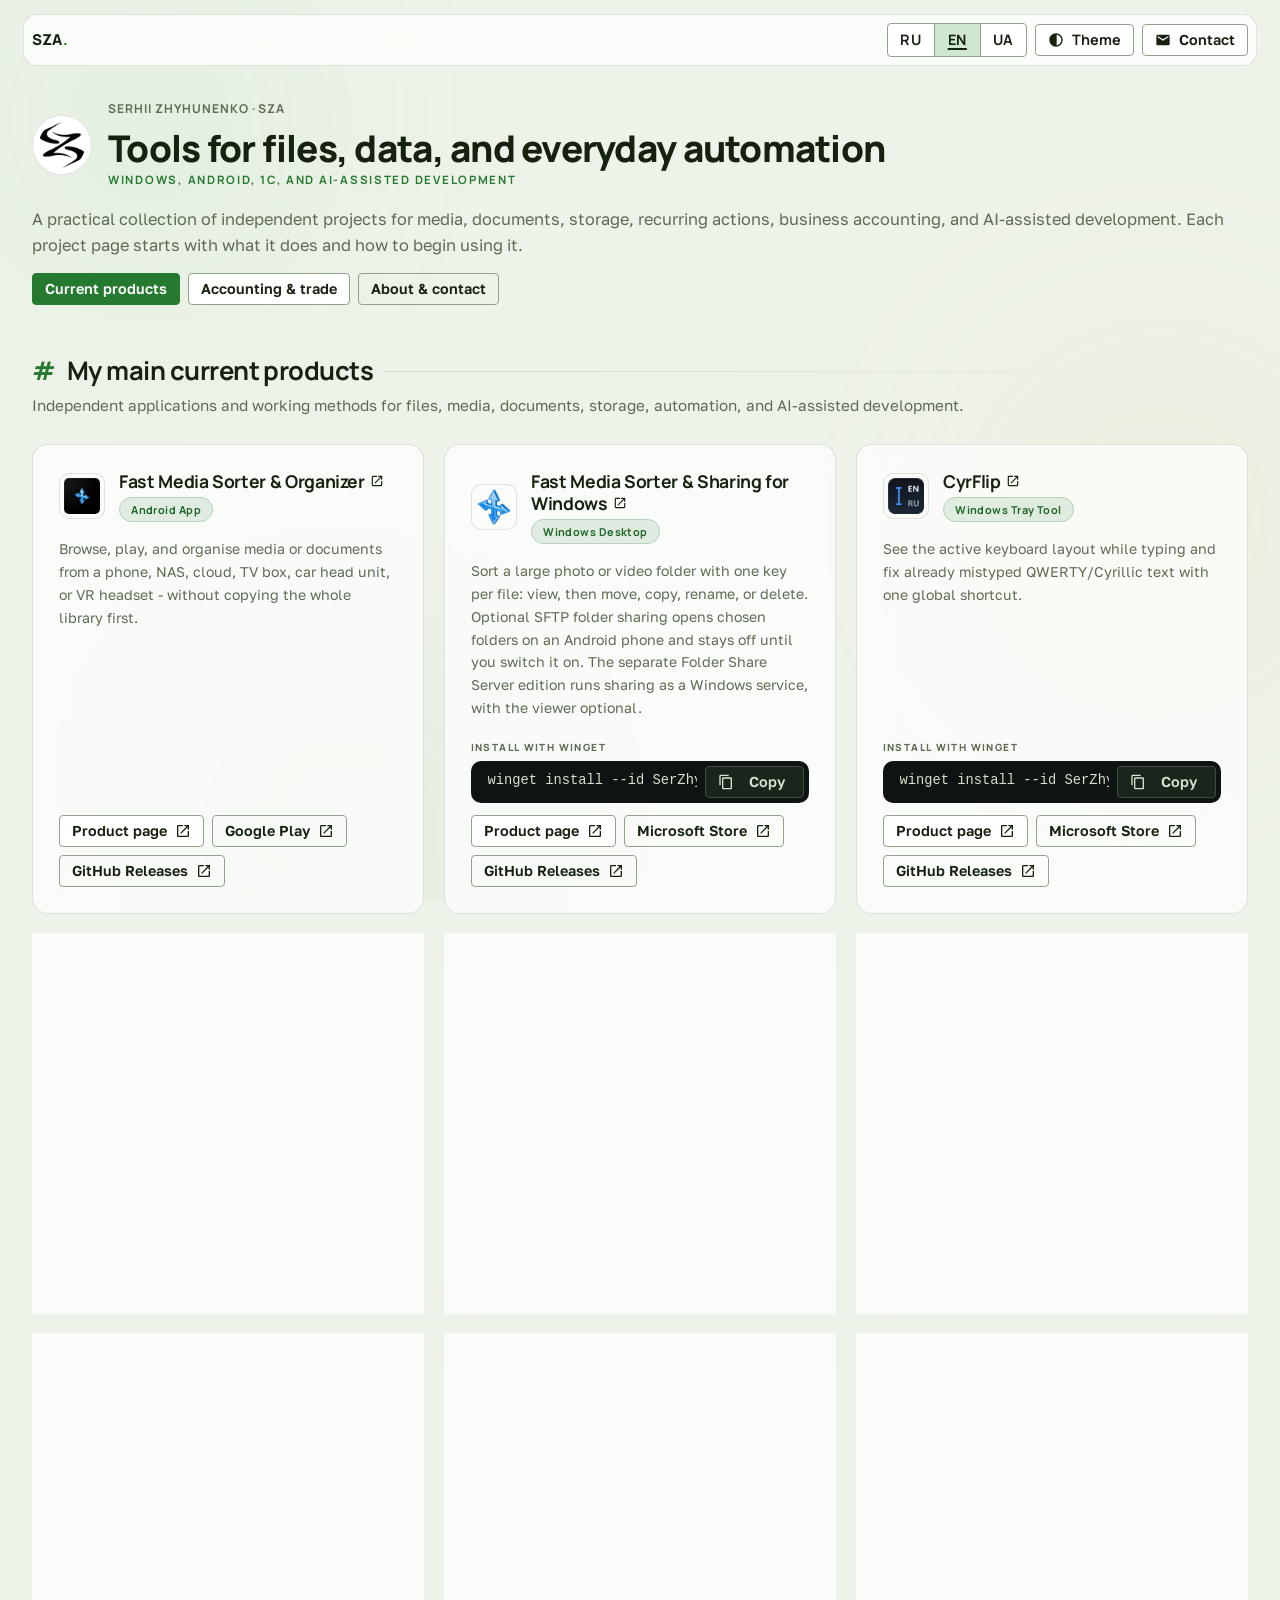
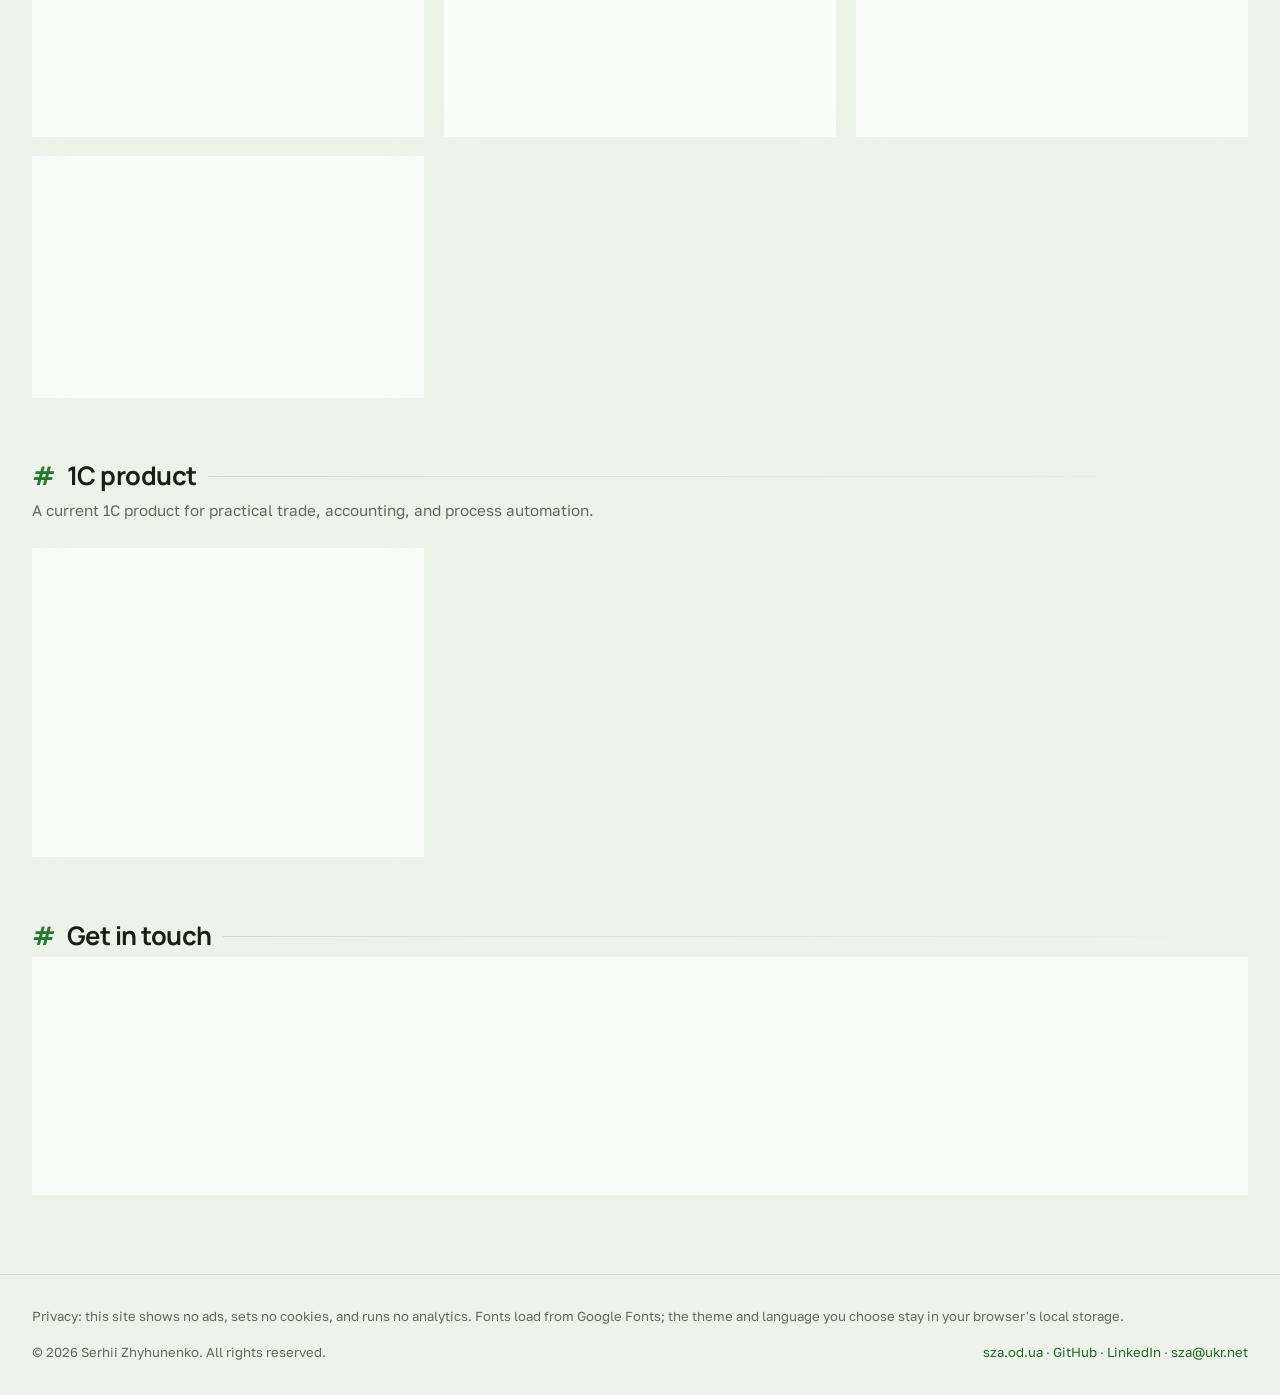
<file: index.html>
<!DOCTYPE html>
<html lang="en" data-lang="en" data-theme="dark">
<head>
  <!-- Generated by tools/build-locales.ps1 from tools/hub/ - edit the source there and rebuild; never edit this file. -->
  <meta charset="UTF-8">
  <meta name="viewport" content="width=device-width, initial-scale=1.0">
  <meta name="theme-color" content="#0a0f0a">
  <title>SZA - practical tools for files, data, and automation</title>
  <meta name="description" content="Serhii Zhyhunenko (SZA): practical tools for files, data, and everyday automation. Explore current Windows, Android, 1C, and AI-assisted development projects.">
  <link rel="canonical" href="https://sza.od.ua/">
  <link rel="alternate" hreflang="en" href="https://sza.od.ua/">
  <link rel="alternate" hreflang="uk" href="https://sza.od.ua/uk/">
  <link rel="alternate" hreflang="ru" href="https://sza.od.ua/ru/">
  <link rel="alternate" hreflang="x-default" href="https://sza.od.ua/">

  <!-- Open Graph / Twitter: static per locale page, the same strings as the title and description above. -->
  <meta property="og:type" content="website">
  <meta property="og:site_name" content="Serhii Zhyhunenko (SZA)">
  <meta property="og:title" content="SZA - practical tools for files, data, and automation">
  <meta property="og:description" content="Serhii Zhyhunenko (SZA): practical tools for files, data, and everyday automation. Explore current Windows, Android, 1C, and AI-assisted development projects.">
  <meta property="og:url" content="https://sza.od.ua/">
  <meta property="og:image" content="https://sza.od.ua/assets/sza-hub-preview.png">
  <meta property="og:image:type" content="image/png">
  <meta property="og:image:width" content="1200">
  <meta property="og:image:height" content="630">
  <meta property="og:image:alt" content="SZA logo beside the line &quot;Practical tools for files, data, and automation&quot; and the address sza.od.ua">
  <meta property="og:locale" content="en_US">
  <meta property="og:locale:alternate" content="uk_UA">
  <meta property="og:locale:alternate" content="ru_RU">
  <meta name="twitter:card" content="summary_large_image">
  <meta name="twitter:title" content="SZA - practical tools for files, data, and automation">
  <meta name="twitter:description" content="Serhii Zhyhunenko (SZA): practical tools for files, data, and everyday automation. Explore current Windows, Android, 1C, and AI-assisted development projects.">
  <meta name="twitter:image" content="https://sza.od.ua/assets/sza-hub-preview.png">
  <meta name="twitter:image:alt" content="SZA logo beside the line &quot;Practical tools for files, data, and automation&quot; and the address sza.od.ua">

  <!-- Structured data: one @graph - WebSite, this WebPage, the Person, and the ItemList of the product pages.
       Each list item points at the product's own landing, which carries that product's SoftwareApplication. -->
  <script type="application/ld+json">
  {
    "@context": "https://schema.org",
    "@graph": [
      {
        "@type": "WebSite",
        "@id": "https://sza.od.ua/#website",
        "url": "https://sza.od.ua/",
        "name": "Serhii Zhyhunenko (SZA)",
        "inLanguage": [
          "en",
          "uk",
          "ru"
        ],
        "publisher": {
          "@id": "https://sza.od.ua/#person"
        }
      },
      {
        "@type": "WebPage",
        "@id": "https://sza.od.ua/#webpage",
        "url": "https://sza.od.ua/",
        "name": "SZA - practical tools for files, data, and automation",
        "description": "Serhii Zhyhunenko (SZA): practical tools for files, data, and everyday automation. Explore current Windows, Android, 1C, and AI-assisted development projects.",
        "inLanguage": "en",
        "isPartOf": {
          "@id": "https://sza.od.ua/#website"
        },
        "about": {
          "@id": "https://sza.od.ua/#person"
        },
        "mainEntity": {
          "@id": "https://sza.od.ua/#products"
        }
      },
      {
        "@type": "Person",
        "@id": "https://sza.od.ua/#person",
        "name": "Serhii Zhyhunenko",
        "alternateName": "SZA",
        "url": "https://sza.od.ua/",
        "image": "https://sza.od.ua/android-chrome-512x512.png",
        "email": "mailto:sza@ukr.net",
        "sameAs": [
          "https://github.com/SerZhyAle",
          "https://www.linkedin.com/in/serhii-zhyhunenko-a4600388/"
        ]
      },
      {
        "@type": "ItemList",
        "@id": "https://sza.od.ua/#products",
        "name": "My main current products",
        "numberOfItems": 11,
        "itemListElement": [
          {
            "@type": "ListItem",
            "position": 1,
            "name": "Fast Media Sorter & Organizer",
            "url": "https://serzhyale.github.io/FastMediaSorter_mob_v2/"
          },
          {
            "@type": "ListItem",
            "position": 2,
            "name": "Fast Media Sorter & Sharing for Windows",
            "url": "https://serzhyale.github.io/FastMediaSorter_Lite/"
          },
          {
            "@type": "ListItem",
            "position": 3,
            "name": "CyrFlip",
            "url": "https://serzhyale.github.io/CyrFlip/"
          },
          {
            "@type": "ListItem",
            "position": 4,
            "name": "doc-html-translate",
            "url": "https://serzhyale.github.io/doc-html-translate/"
          },
          {
            "@type": "ListItem",
            "position": 5,
            "name": "FileDO",
            "url": "https://serzhyale.github.io/FileDO/"
          },
          {
            "@type": "ListItem",
            "position": 6,
            "name": "OneClickRunner",
            "url": "https://serzhyale.github.io/OneClickRunner/"
          },
          {
            "@type": "ListItem",
            "position": 7,
            "name": "Universal Agent Kit",
            "url": "https://serzhyale.github.io/universal-agent-kit/"
          },
          {
            "@type": "ListItem",
            "position": 8,
            "name": "STREAMS Player",
            "url": "https://serzhyale.github.io/StreamsPlayer/"
          },
          {
            "@type": "ListItem",
            "position": 9,
            "name": "DeviceInfo",
            "url": "https://serzhyale.github.io/DeviceInfo_Android/"
          },
          {
            "@type": "ListItem",
            "position": 10,
            "name": "Tourist",
            "url": "https://serzhyale.github.io/Tourist_Android/"
          },
          {
            "@type": "ListItem",
            "position": 11,
            "name": "ELTR / ЭЛЕМЕНТАРНАЯ торговля",
            "url": "https://eltr.od.ua/"
          }
        ]
      }
    ]
  }
  </script>

  <!-- Favicons -->
  <link rel="icon" href="favicon.ico" sizes="any">
  <link rel="icon" type="image/png" sizes="32x32" href="favicon-32x32.png">
  <link rel="icon" type="image/png" sizes="16x16" href="favicon-16x16.png">
  <link rel="apple-touch-icon" sizes="180x180" href="apple-touch-icon.png">
  <link rel="manifest" href="site.webmanifest">

  <!-- Pre-paint: theme and input profile before first paint. The English root page also honours an explicit
       language choice - a valid ?lang= / ?l= query or a stored sza-lang - by forwarding to /ru/ or /uk/
       (PAGE-STYLE 3.7). It never forwards on navigator.language, so a crawler reads English here. -->
  <script>
  (function(){try{
    var d=document.documentElement,t=null;try{t=localStorage.getItem('sza-theme');}catch(e){}
    if(t!=='dark'&&t!=='light')t=matchMedia('(prefers-color-scheme: light)').matches?'light':'dark';
    d.setAttribute('data-theme',t);
    d.setAttribute('data-ui-profile',matchMedia('(pointer: coarse)').matches?'touch':'pointer');
    if(true){
      var ok=['ru','en','uk','ua'],p=new URLSearchParams(location.search),q=(p.get('lang')||'').toLowerCase();
      if(ok.indexOf(q)<0)q=(p.get('l')||'').toLowerCase();
      if(ok.indexOf(q)<0)q='';
      if(q==='uk')q='ua';
      var l=q;if(!l)try{l=localStorage.getItem('sza-lang');}catch(e){}
      if(l==='uk')l='ua';
      if(q)try{localStorage.setItem('sza-lang',q);}catch(e){}
      if(l==='ru'||l==='ua'){p.delete('lang');p.delete('l');var s=p.toString();
        location.replace((l==='ru'?'ru/':'uk/')+(location.protocol==='file:'?'index.html':'')+(s?'?'+s:'')+location.hash);}
    }
  }catch(e){}})();
  </script>

  <!-- Google Fonts -->
  <link rel="preconnect" href="https://fonts.googleapis.com">
  <link rel="preconnect" href="https://fonts.gstatic.com" crossorigin>
  <link href="https://fonts.googleapis.com/css2?family=Manrope:wght@400;500;600;700;800&family=Golos+Text:wght@400;500;600;700&display=swap" rel="stylesheet">

  <!-- SZA shared kit (Pine + Gold) -->
  <link rel="stylesheet" href="kit/sza-kit.css">

  <style>
    /* ---- hub-specific (built on the kit) ---- */
    /* put the extra width to use: 4-up project grid on large monitors */
    @media(min-width:1360px){#github-projects .grid,.eltr-grid{grid-template-columns:repeat(4,minmax(0,1fr))}}
    /* a winget command in a copy box scrolls inside its card instead of widening the grid column */
    .proj-foot .copybox{min-width:0}
    .hero{text-align:left;padding:1.2rem 0}
    .hero-id{display:flex;align-items:center;gap:1rem;margin-bottom:1rem}
    .hero-id .av-text{min-width:0}
    .hero-id .av-text h1{font-size:clamp(1.7rem,4vw,2.3rem);margin:0;line-height:1.1}
    .hero-id .av-text .kicker{display:block;margin:.2rem 0 0}
    .hero .lead{margin:0 0 .9rem}
    .hero .eyebrow{display:block;color:var(--muted);font-family:var(--font-heading);font-size:.76rem;font-weight:700;letter-spacing:.08em;text-transform:uppercase;margin:0 0 .55rem}
    .hero .avatar{position:relative;width:60px;height:60px;margin:0;flex:none;border-radius:50%;background:var(--bg-2);border:1px solid var(--border);animation:logoIn .7s cubic-bezier(.34,1.2,.4,1) both, glow 3s 1s infinite alternate}
    .hero .avatar img{position:relative;width:100%;height:100%;border-radius:50%;object-fit:contain;padding:10%}
    @media(max-width:480px){.hero-id{gap:.75rem}.hero .avatar{width:48px;height:48px}.hero-id .av-text{flex:1 1 0}.hero-id .av-text h1{font-size:1.55rem}}
    /* white logo = direct variant (dark theme); invert just the logo to black for the light theme */
    html[data-theme="light"] .hero .avatar img{filter:invert(1)}
    @keyframes glow{from{box-shadow:0 0 9px rgba(63,185,80,.22)}to{box-shadow:0 0 22px rgba(63,185,80,.5)}}
    @keyframes logoIn{from{opacity:0;transform:scale(.7) translateY(4px)}to{opacity:1;transform:scale(1) translateY(0)}}
    .button-group{margin-top:.2rem}
    .section-title{display:flex;align-items:center;gap:.7rem;font-family:var(--font-heading);font-size:1.6rem;font-weight:700;margin-bottom:.4rem}
    .section-title .h{color:var(--acc)}
    .section-title::after{content:"";flex:1;height:1px;background:linear-gradient(90deg,var(--border),transparent)}
    .section-desc{color:var(--muted);max-width:none;font-size:.95rem;margin-bottom:1.6rem}
    .project-card{display:flex;flex-direction:column}
    .proj-head{display:flex;gap:.9rem;align-items:center;margin-bottom:1rem}
    .proj-head img{width:46px;height:46px;object-fit:contain;border-radius:10px;background:rgba(255,255,255,.03);border:1px solid var(--border);padding:4px}
    .proj-title{font-family:var(--font-heading);font-weight:700;font-size:1.1rem;line-height:1.25;margin-bottom:.25rem}
    .proj-title a{color:var(--text)}
    .proj-title a:hover,.proj-title a:focus-visible{color:var(--acc-strong);text-decoration:underline}
    .proj-title .gi-external{width:.8em;height:.8em;margin-left:.3em;vertical-align:baseline}
    .proj-desc{color:var(--muted);font-size:.88rem;flex-grow:1;margin-bottom:1.2rem}
    .proj-foot{margin-top:auto;display:flex;flex-direction:column;gap:.8rem}
    .proj-foot .cbx{min-width:0}
    .contact-card{text-align:left;padding:2.2rem}
    .contact-boxes{display:flex;flex-wrap:wrap;gap:1rem;justify-content:flex-start;align-items:center;margin:1.4rem 0 0}
    .contact-boxes .cbx{text-align:left}
    .cbx-label{font-family:var(--font-heading);font-size:.62rem;font-weight:800;text-transform:uppercase;letter-spacing:.14em;color:var(--muted);display:block;margin-bottom:.35rem}
    .privacy-note{font-size:.82rem;color:var(--muted);margin-bottom:1rem;line-height:1.45}
    /* phone (the kit's own 480 px breakpoint): the first product link sits inside the first screen. The platform line
       under the H1, the second intro sentence and the products subtitle restate text the page already carries (the
       card type labels, the first intro sentence), so they leave the phone page; the three hero commands stay
       (docs/UI_PROFILE.md V2, V6, V10). */
    @media(max-width:480px){
      .hero{padding:0 0 .25rem}
      .hero-id{margin-bottom:.6rem}
      .hero .eyebrow{margin-bottom:.35rem}
      .hero-id .av-text h1{font-size:1.4rem}
      .hero-id .av-text .kicker{display:none}
      .hero .lead{margin-bottom:.6rem}
      .hero .lead-more{display:none}
      #github-projects{padding-top:.75rem}
      #github-projects .section-title{font-size:1.35rem;margin-bottom:.75rem}
      #github-projects .section-desc{display:none}
      .project-card{padding:1rem}
    }
  </style>
</head>
<body>

  <!-- BACKGROUND -->
  <div class="bg-blobs"><div class="blob blob-1"></div><div class="blob blob-2"></div><div class="blob blob-3"></div></div>

  <!-- STICKY HEADER -->
  <header class="site-header">
    <span class="brand">SZA<span class="dot">.</span></span>
    <div class="seg" role="group" aria-label="Language">
      <button type="button" data-lang="ru" lang="ru" aria-pressed="false" onclick="goLanguage('ru')">RU</button>
      <button type="button" data-lang="en" lang="en" aria-pressed="true" onclick="goLanguage('en')">EN</button>
      <button type="button" data-lang="ua" lang="uk" aria-pressed="false" onclick="goLanguage('ua')">UA</button>
    </div>
    <button type="button" class="theme-btn" id="themeBtn" aria-label="Switch to light theme" data-to-light="Switch to light theme" data-to-dark="Switch to dark theme" onclick="toggleTheme()"><span class="gi gi-theme" aria-hidden="true"></span><span>Theme</span></button>
    <a class="btn" href="mailto:sza@ukr.net"><span class="gi gi-email" aria-hidden="true"></span><span>Contact</span></a>
  </header>

  <div class="container">

    <!-- HERO -->
    <header class="hero">
      <div class="hero-id">
        <div class="avatar"><img src="assets/sz18_out_800x800_white_on_transp.webp" alt="SZA logo" width="60" height="60"></div>
        <div class="av-text">
          <span class="eyebrow">Serhii Zhyhunenko · SZA</span>
          <h1>Tools for files, data, and everyday automation</h1>
          <span class="kicker">Windows, Android, 1C, and AI-assisted development</span>
        </div>
      </div>
      <p class="lead">A practical collection of independent projects for media, documents, storage, recurring actions, business accounting, and AI-assisted development.<span class="lead-more"> Each project page starts with what it does and how to begin using it.</span></p>
      <div class="button-group btn-row">
        <a href="#github-projects" class="btn btn-primary">Current products</a>
        <a href="#1c-projects" class="btn">Accounting &amp; trade</a>
        <a href="#contacts" class="btn btn-ghost">About &amp; contact</a>
      </div>
    </header>

    <!-- PRODUCTS (cards rendered from tools/hub/products.json) -->
    <section class="section" id="github-projects">
      <h2 class="section-title"><span class="h" aria-hidden="true">#</span> <span>My main current products</span></h2>
      <p class="section-desc">Independent applications and working methods for files, media, documents, storage, automation, and AI-assisted development.</p>
      <div class="grid">
        <article class="card project-card">
          <div class="proj-head">
            <img src="assets/fms_mob.webp" alt="Fast Media Sorter &amp; Organizer icon" width="46" height="46" loading="lazy" decoding="async">
            <div><h3 class="proj-title"><a href="https://serzhyale.github.io/FastMediaSorter_mob_v2/" target="_blank" rel="noopener">Fast Media Sorter &amp; Organizer<span class="gi gi-external" aria-hidden="true"></span><span class="sr">, Open in new window</span></a></h3><span class="pill">Android App</span></div>
          </div>
          <p class="proj-desc">Browse, play, and organise media or documents from a phone, NAS, cloud, TV box, car head unit, or VR headset - without copying the whole library first.</p>
          <div class="proj-foot">
            <div class="btn-row">
              <a href="https://serzhyale.github.io/FastMediaSorter_mob_v2/" class="btn" target="_blank" rel="noopener noreferrer"><span>Product page</span><span class="sr"> - Fast Media Sorter &amp; Organizer</span><span class="gi gi-external" aria-hidden="true"></span><span class="sr">, Open in new window</span></a>
              <a href="https://play.google.com/store/apps/details?id=com.sza.fastmediasorter" class="btn btn-ghost" target="_blank" rel="noopener noreferrer"><span>Google Play</span><span class="sr"> - Fast Media Sorter &amp; Organizer</span><span class="gi gi-external" aria-hidden="true"></span><span class="sr">, Open in new window</span></a>
              <a href="https://github.com/SerZhyAle/FastMediaSorter_mob_v2/releases/latest" class="btn btn-ghost" target="_blank" rel="noopener noreferrer"><span>GitHub Releases</span><span class="sr"> - Fast Media Sorter &amp; Organizer</span><span class="gi gi-external" aria-hidden="true"></span><span class="sr">, Open in new window</span></a>
            </div>
          </div>
        </article>
        <article class="card project-card">
          <div class="proj-head">
            <img src="assets/fms_lite.webp" alt="Fast Media Sorter &amp; Sharing for Windows icon" width="46" height="46" loading="lazy" decoding="async">
            <div><h3 class="proj-title"><a href="https://serzhyale.github.io/FastMediaSorter_Lite/" target="_blank" rel="noopener">Fast Media Sorter &amp; Sharing for Windows<span class="gi gi-external" aria-hidden="true"></span><span class="sr">, Open in new window</span></a></h3><span class="pill">Windows Desktop</span></div>
          </div>
          <p class="proj-desc">Sort a large photo or video folder with one key per file: view, then move, copy, rename, or delete. Optional SFTP folder sharing opens chosen folders on an Android phone and stays off until you switch it on. The separate Folder Share Server edition runs sharing as a Windows service, with the viewer optional.</p>
          <div class="proj-foot">
            <div class="cbx"><span class="cbx-label" id="wg-fms-windows">Install with winget</span><div class="copybox"><span class="cb-text">winget install --id SerZhyAle.FastMediaSorter -e</span><button type="button" class="copy" aria-describedby="wg-fms-windows" data-copy="winget install --id SerZhyAle.FastMediaSorter -e"><span class="gi gi-copy" aria-hidden="true"></span><span class="cl"><span class="cl-idle">Copy</span><span class="cl-done">Copied</span></span></button></div></div>
            <div class="btn-row">
              <a href="https://serzhyale.github.io/FastMediaSorter_Lite/" class="btn" target="_blank" rel="noopener noreferrer"><span>Product page</span><span class="sr"> - Fast Media Sorter &amp; Sharing for Windows</span><span class="gi gi-external" aria-hidden="true"></span><span class="sr">, Open in new window</span></a>
              <a href="https://apps.microsoft.com/detail/9N59Z73WZ53C" class="btn btn-ghost" target="_blank" rel="noopener noreferrer"><span>Microsoft Store</span><span class="sr"> - Fast Media Sorter &amp; Sharing for Windows</span><span class="gi gi-external" aria-hidden="true"></span><span class="sr">, Open in new window</span></a>
              <a href="https://github.com/SerZhyAle/FastMediaSorter_Lite/releases/latest" class="btn btn-ghost" target="_blank" rel="noopener noreferrer"><span>GitHub Releases</span><span class="sr"> - Fast Media Sorter &amp; Sharing for Windows</span><span class="gi gi-external" aria-hidden="true"></span><span class="sr">, Open in new window</span></a>
            </div>
          </div>
        </article>
        <article class="card project-card">
          <div class="proj-head">
            <img src="assets/cyrflip.webp" alt="CyrFlip icon" width="46" height="46" loading="lazy" decoding="async">
            <div><h3 class="proj-title"><a href="https://serzhyale.github.io/CyrFlip/" target="_blank" rel="noopener">CyrFlip<span class="gi gi-external" aria-hidden="true"></span><span class="sr">, Open in new window</span></a></h3><span class="pill">Windows Tray Tool</span></div>
          </div>
          <p class="proj-desc">See the active keyboard layout while typing and fix already mistyped QWERTY/Cyrillic text with one global shortcut.</p>
          <div class="proj-foot">
            <div class="cbx"><span class="cbx-label" id="wg-cyrflip">Install with winget</span><div class="copybox"><span class="cb-text">winget install --id SerZhyAle.CyrFlip -e</span><button type="button" class="copy" aria-describedby="wg-cyrflip" data-copy="winget install --id SerZhyAle.CyrFlip -e"><span class="gi gi-copy" aria-hidden="true"></span><span class="cl"><span class="cl-idle">Copy</span><span class="cl-done">Copied</span></span></button></div></div>
            <div class="btn-row">
              <a href="https://serzhyale.github.io/CyrFlip/" class="btn" target="_blank" rel="noopener noreferrer"><span>Product page</span><span class="sr"> - CyrFlip</span><span class="gi gi-external" aria-hidden="true"></span><span class="sr">, Open in new window</span></a>
              <a href="https://apps.microsoft.com/detail/9NB4W41NGQJ4" class="btn btn-ghost" target="_blank" rel="noopener noreferrer"><span>Microsoft Store</span><span class="sr"> - CyrFlip</span><span class="gi gi-external" aria-hidden="true"></span><span class="sr">, Open in new window</span></a>
              <a href="https://github.com/SerZhyAle/CyrFlip/releases/latest" class="btn btn-ghost" target="_blank" rel="noopener noreferrer"><span>GitHub Releases</span><span class="sr"> - CyrFlip</span><span class="gi gi-external" aria-hidden="true"></span><span class="sr">, Open in new window</span></a>
            </div>
          </div>
        </article>
        <article class="card project-card">
          <div class="proj-head">
            <img src="assets/doc_translate.ico" alt="doc-html-translate icon" width="46" height="46" loading="lazy" decoding="async">
            <div><h3 class="proj-title"><a href="https://serzhyale.github.io/doc-html-translate/" target="_blank" rel="noopener">doc-html-translate<span class="gi gi-external" aria-hidden="true"></span><span class="sr">, Open in new window</span></a></h3><span class="pill">CLI &amp; GUI Tool</span></div>
          </div>
          <p class="proj-desc">Open books and documents in clean local HTML, then read or translate them in the browser; choose GUI, command line, or the browser extension.</p>
          <div class="proj-foot">
            <div class="cbx"><span class="cbx-label" id="wg-doc-html-translate">Install with winget</span><div class="copybox"><span class="cb-text">winget install --id SerZhyAle.DocHtmlTranslate -e</span><button type="button" class="copy" aria-describedby="wg-doc-html-translate" data-copy="winget install --id SerZhyAle.DocHtmlTranslate -e"><span class="gi gi-copy" aria-hidden="true"></span><span class="cl"><span class="cl-idle">Copy</span><span class="cl-done">Copied</span></span></button></div></div>
            <div class="btn-row">
              <a href="https://serzhyale.github.io/doc-html-translate/" class="btn" target="_blank" rel="noopener noreferrer"><span>Product page</span><span class="sr"> - doc-html-translate</span><span class="gi gi-external" aria-hidden="true"></span><span class="sr">, Open in new window</span></a>
              <a href="https://apps.microsoft.com/detail/9PMHSWQPR6V1" class="btn btn-ghost" target="_blank" rel="noopener noreferrer"><span>Microsoft Store</span><span class="sr"> - doc-html-translate</span><span class="gi gi-external" aria-hidden="true"></span><span class="sr">, Open in new window</span></a>
              <a href="https://github.com/SerZhyAle/doc-html-translate/releases/latest" class="btn btn-ghost" target="_blank" rel="noopener noreferrer"><span>GitHub Releases</span><span class="sr"> - doc-html-translate</span><span class="gi gi-external" aria-hidden="true"></span><span class="sr">, Open in new window</span></a>
            </div>
          </div>
        </article>
        <article class="card project-card">
          <div class="proj-head">
            <img src="assets/filedo.webp" alt="FileDO icon" width="46" height="46" loading="lazy" decoding="async">
            <div><h3 class="proj-title"><a href="https://serzhyale.github.io/FileDO/" target="_blank" rel="noopener">FileDO<span class="gi gi-external" aria-hidden="true"></span><span class="sr">, Open in new window</span></a></h3><span class="pill">CLI Storage Tool</span></div>
          </div>
          <p class="proj-desc">Check a drive before trusting it, measure storage performance, find duplicates, or carry out deliberate cleanup from the Windows terminal.</p>
          <div class="proj-foot">
            <div class="cbx"><span class="cbx-label" id="wg-filedo">Install with winget</span><div class="copybox"><span class="cb-text">winget install --id SerZhyAle.FileDO -e</span><button type="button" class="copy" aria-describedby="wg-filedo" data-copy="winget install --id SerZhyAle.FileDO -e"><span class="gi gi-copy" aria-hidden="true"></span><span class="cl"><span class="cl-idle">Copy</span><span class="cl-done">Copied</span></span></button></div></div>
            <div class="btn-row">
              <a href="https://serzhyale.github.io/FileDO/" class="btn" target="_blank" rel="noopener noreferrer"><span>Product page</span><span class="sr"> - FileDO</span><span class="gi gi-external" aria-hidden="true"></span><span class="sr">, Open in new window</span></a>
              <a href="https://apps.microsoft.com/detail/9PH1LPCMRG83" class="btn btn-ghost" target="_blank" rel="noopener noreferrer"><span>Microsoft Store</span><span class="sr"> - FileDO</span><span class="gi gi-external" aria-hidden="true"></span><span class="sr">, Open in new window</span></a>
              <a href="https://github.com/SerZhyAle/FileDO/releases/latest" class="btn btn-ghost" target="_blank" rel="noopener noreferrer"><span>GitHub Releases</span><span class="sr"> - FileDO</span><span class="gi gi-external" aria-hidden="true"></span><span class="sr">, Open in new window</span></a>
            </div>
          </div>
        </article>
        <article class="card project-card">
          <div class="proj-head">
            <img src="assets/oneclickrunner.webp" alt="OneClickRunner icon" width="46" height="46" loading="lazy" decoding="async">
            <div><h3 class="proj-title"><a href="https://serzhyale.github.io/OneClickRunner/" target="_blank" rel="noopener">OneClickRunner<span class="gi gi-external" aria-hidden="true"></span><span class="sr">, Open in new window</span></a></h3><span class="pill">Windows Tray Utility</span></div>
          </div>
          <p class="proj-desc">Put your repeatable programs and scripts in the taskbar Jump List or tray, then run the right scenario in one click. The same launcher is also built into CyrFlip.</p>
          <div class="proj-foot">
            <div class="btn-row">
              <a href="https://serzhyale.github.io/OneClickRunner/" class="btn" target="_blank" rel="noopener noreferrer"><span>Product page</span><span class="sr"> - OneClickRunner</span><span class="gi gi-external" aria-hidden="true"></span><span class="sr">, Open in new window</span></a>
              <a href="https://github.com/SerZhyAle/OneClickRunner/releases/latest" class="btn btn-ghost" target="_blank" rel="noopener noreferrer"><span>GitHub Releases</span><span class="sr"> - OneClickRunner</span><span class="gi gi-external" aria-hidden="true"></span><span class="sr">, Open in new window</span></a>
            </div>
          </div>
        </article>
        <article class="card project-card">
          <div class="proj-head">
            <img src="assets/universal_agent_kit.svg" alt="Universal Agent Kit icon" width="46" height="46" loading="lazy" decoding="async">
            <div><h3 class="proj-title"><a href="https://serzhyale.github.io/universal-agent-kit/" target="_blank" rel="noopener">Universal Agent Kit<span class="gi gi-external" aria-hidden="true"></span><span class="sr">, Open in new window</span></a></h3><span class="pill">AI Workflow Kit</span></div>
          </div>
          <p class="proj-desc">Give an AI-assisted project a repeatable working method: research first, clear specifications, verification, and reusable project memory.</p>
          <div class="proj-foot">
            <div class="btn-row">
              <a href="https://serzhyale.github.io/universal-agent-kit/" class="btn" target="_blank" rel="noopener noreferrer"><span>Product page</span><span class="sr"> - Universal Agent Kit</span><span class="gi gi-external" aria-hidden="true"></span><span class="sr">, Open in new window</span></a>
              <a href="https://serzhyale.github.io/universal-agent-kit/universal-agent-kit.zip" class="btn btn-ghost"><span>Download kit (.zip)</span><span class="sr"> - Universal Agent Kit</span></a>
            </div>
          </div>
        </article>
        <article class="card project-card">
          <div class="proj-head">
            <img src="assets/streamsplayer.webp" alt="STREAMS Player icon" width="46" height="46" loading="lazy" decoding="async">
            <div><h3 class="proj-title"><a href="https://serzhyale.github.io/StreamsPlayer/" target="_blank" rel="noopener">STREAMS Player<span class="gi gi-external" aria-hidden="true"></span><span class="sr">, Open in new window</span></a></h3><span class="pill">Windows Desktop</span></div>
          </div>
          <p class="proj-desc">Watch and listen to internet radio, live video, and RTSP streams from one place: search a curated catalog, filter by category, language, country, or media type, then play in the main or a focused window.</p>
          <div class="proj-foot">
            <div class="cbx"><span class="cbx-label" id="wg-streams-player">Install with winget</span><div class="copybox"><span class="cb-text">winget install --id SerZhyAle.StreamsPlayer -e</span><button type="button" class="copy" aria-describedby="wg-streams-player" data-copy="winget install --id SerZhyAle.StreamsPlayer -e"><span class="gi gi-copy" aria-hidden="true"></span><span class="cl"><span class="cl-idle">Copy</span><span class="cl-done">Copied</span></span></button></div></div>
            <div class="btn-row">
              <a href="https://serzhyale.github.io/StreamsPlayer/" class="btn" target="_blank" rel="noopener noreferrer"><span>Product page</span><span class="sr"> - STREAMS Player</span><span class="gi gi-external" aria-hidden="true"></span><span class="sr">, Open in new window</span></a>
              <a href="https://apps.microsoft.com/detail/9NBTD5SXB8TB" class="btn btn-ghost" target="_blank" rel="noopener noreferrer"><span>Microsoft Store</span><span class="sr"> - STREAMS Player</span><span class="gi gi-external" aria-hidden="true"></span><span class="sr">, Open in new window</span></a>
              <a href="https://github.com/SerZhyAle/StreamsPlayer/releases/latest" class="btn btn-ghost" target="_blank" rel="noopener noreferrer"><span>GitHub Releases</span><span class="sr"> - STREAMS Player</span><span class="gi gi-external" aria-hidden="true"></span><span class="sr">, Open in new window</span></a>
            </div>
          </div>
        </article>
        <article class="card project-card">
          <div class="proj-head">
            <img src="assets/deviceinfo.png" alt="DeviceInfo icon" width="46" height="46" loading="lazy" decoding="async">
            <div><h3 class="proj-title"><a href="https://serzhyale.github.io/DeviceInfo_Android/" target="_blank" rel="noopener">DeviceInfo<span class="gi gi-external" aria-hidden="true"></span><span class="sr">, Open in new window</span></a></h3><span class="pill">Android and Wear OS App</span></div>
          </div>
          <p class="proj-desc">See the full specification of your Android phone and Wear OS watch: system, hardware and SoC, display, memory and storage, battery with charge speed and estimated runtime, sensors, cameras, network, and diagnostics. A phone app and a watch app, with no server, no account, no telemetry, and no internet permission.</p>
          <div class="proj-foot">
            <div class="btn-row">
              <a href="https://serzhyale.github.io/DeviceInfo_Android/" class="btn" target="_blank" rel="noopener noreferrer"><span>Product page</span><span class="sr"> - DeviceInfo</span><span class="gi gi-external" aria-hidden="true"></span><span class="sr">, Open in new window</span></a>
            </div>
          </div>
        </article>
        <article class="card project-card">
          <div class="proj-head">
            <img src="assets/tourist.png" alt="Tourist icon" width="46" height="46" loading="lazy" decoding="async">
            <div><h3 class="proj-title"><a href="https://serzhyale.github.io/Tourist_Android/" target="_blank" rel="noopener">Tourist<span class="gi gi-external" aria-hidden="true"></span><span class="sr">, Open in new window</span></a></h3><span class="pill">Android and Wear OS hiking kit</span></div>
          </div>
          <p class="proj-desc">A hiking kit for your phone and Wear OS watch: compass dashboard, SOS, a flashlight that stays on in the rain, and a stopwatch for the group.</p>
          <div class="proj-foot">
            <div class="btn-row">
              <a href="https://serzhyale.github.io/Tourist_Android/" class="btn" target="_blank" rel="noopener noreferrer"><span>Product page</span><span class="sr"> - Tourist</span><span class="gi gi-external" aria-hidden="true"></span><span class="sr">, Open in new window</span></a>
            </div>
          </div>
        </article>
      </div>
    </section>

    <!-- 1C / ELTR -->
    <section class="section" id="1c-projects">
      <h2 class="section-title"><span class="h" aria-hidden="true">#</span> <span>1C product</span></h2>
      <p class="section-desc">A current 1C product for practical trade, accounting, and process automation.</p>
      <div class="grid eltr-grid">
        <article class="card project-card">
          <div class="proj-head">
            <img src="assets/eltr.webp" alt="ELTR / Элементарная Торговля" width="46" height="46" loading="lazy" decoding="async">
            <div><h3 class="proj-title"><a href="https://eltr.od.ua/" target="_blank" rel="noopener">ELTR / ЭЛЕМЕНТАРНАЯ торговля<span class="gi gi-external" aria-hidden="true"></span><span class="sr">, Open in new window</span></a></h3><span class="pill">1C: Accounting &amp; Trade</span></div>
          </div>
          <p class="proj-desc">A solution for trade and inventory management: small stores, retail chains, service centers, workshops, work crews, and warehouses. Designed to simplify daily operations without unnecessary complexity.</p>
          <div class="proj-foot">
            <div class="btn-row">
              <a href="https://eltr.od.ua/" class="btn" target="_blank" rel="noopener noreferrer"><span>Product page</span><span class="sr"> - ELTR / ЭЛЕМЕНТАРНАЯ торговля</span><span class="gi gi-external" aria-hidden="true"></span><span class="sr">, Open in new window</span></a>
              <a href="https://eltr.od.ua/site/elementarytrade/skacat" class="btn btn-ghost" target="_blank" rel="noopener noreferrer"><span>Download</span><span class="sr"> - ELTR / ЭЛЕМЕНТАРНАЯ торговля</span><span class="gi gi-external" aria-hidden="true"></span><span class="sr">, Open in new window</span></a>
            </div>
          </div>
        </article>
      </div>
    </section>

    <!-- CONTACT -->
    <section class="section" id="contacts">
      <h2 class="section-title"><span class="h" aria-hidden="true">#</span> <span>Get in touch</span></h2>
      <div class="card contact-card">
        <p class="lead">I am open to professional contacts, collaboration, and discussing custom solutions in 1C Enterprise development, workflow automation, desktop/mobile tools, and data/file processing utilities.</p>
        <p>I reply within 3 working days.</p>
        <div class="contact-boxes">
          <div class="cbx">
            <span class="cbx-label" id="lbl-phone">Phone</span>
            <div class="copybox"><span class="cb-text">+356 9957 6364</span><button type="button" class="copy" aria-describedby="lbl-phone" data-copy="+356 9957 6364"><span class="gi gi-copy" aria-hidden="true"></span><span class="cl"><span class="cl-idle">Copy</span><span class="cl-done">Copied</span></span></button></div>
          </div>
          <div class="cbx">
            <span class="cbx-label" id="lbl-email">Email</span>
            <div class="copybox"><span class="cb-text">sza@ukr.net</span><button type="button" class="copy" aria-describedby="lbl-email" data-copy="sza@ukr.net"><span class="gi gi-copy" aria-hidden="true"></span><span class="cl"><span class="cl-idle">Copy</span><span class="cl-done">Copied</span></span></button></div>
          </div>
          <a href="mailto:sza@ukr.net" class="btn">
            <span class="gi gi-email" aria-hidden="true"></span><span>Get in Touch via Email</span>
          </a>
        </div>
      </div>
    </section>

  </div>

  <!-- FOOTER -->
  <footer class="site-footer">
    <div class="container">
      <p class="privacy-note">Privacy: this site shows no ads, sets no cookies, and runs no analytics. Fonts load from Google Fonts; the theme and language you choose stay in your browser's local storage.</p>
      <div class="footer-bottom">
        <span>&copy; 2026 Serhii Zhyhunenko. <span>All rights reserved.</span></span>
        <span><a href="https://sza.od.ua">sza.od.ua</a> · <a href="https://github.com/SerZhyAle" target="_blank" rel="noopener noreferrer">GitHub</a> · <a href="https://www.linkedin.com/in/serhii-zhyhunenko-a4600388/" target="_blank" rel="noopener noreferrer">LinkedIn</a> · <a href="mailto:sza@ukr.net">sza@ukr.net</a></span>
      </div>
    </div>
  </footer>

  <button type="button" class="to-top" id="toTop" aria-label="Scroll to top" title="Scroll to top" onclick="window.scrollTo({top:0,behavior:'smooth'})"><span class="gi gi-top" aria-hidden="true"></span></button>
  <span class="sr" role="status" aria-live="polite" id="copyStatus"></span>

  <script>
    var HUB_ROOT='';

    function setMeta(t){var m=document.querySelector('meta[name=theme-color]');if(m)m.content=(t==='light')?'#eef3ea':'#0a0f0a';}
    function setThemeButtonLabel(){
      var b=document.getElementById('themeBtn');
      if(!b)return;
      var theme=document.documentElement.getAttribute('data-theme')||'dark';
      b.setAttribute('aria-label',b.getAttribute(theme==='light'?'data-to-dark':'data-to-light'));
    }

    function toggleTheme(){
      var next=document.documentElement.getAttribute('data-theme')==='light'?'dark':'light';
      document.documentElement.setAttribute('data-theme',next);
      try{localStorage.setItem('sza-theme',next);}catch(e){}
      setMeta(next);
      setThemeButtonLabel();
    }

    /* A choice is stored (sza-lang keeps ru / en / ua) and then opens that locale's own page. */
    function goLanguage(k){
      if(k==='uk')k='ua';
      if(k!=='ru'&&k!=='en'&&k!=='ua')return;
      try{localStorage.setItem('sza-lang',k);}catch(e){}
      if(document.documentElement.getAttribute('data-lang')===k)return;
      var to=HUB_ROOT+(k==='ru'?'ru/':k==='ua'?'uk/':'');
      if(location.protocol==='file:')to+='index.html';else if(!to)to='./';
      location.href=to+location.hash;
    }

    function wireCopy(){
      document.querySelectorAll('.copy').forEach(function(b){
        b.addEventListener('click',function(){
          var txt=b.getAttribute('data-copy')||'';
          var done=function(){ b.classList.add('done');
            var s=document.getElementById('copyStatus'),w=b.querySelector('.cl-done');
            if(s){ s.textContent=''; setTimeout(function(){ s.textContent=w?w.textContent:''; },30); }
            setTimeout(function(){ b.classList.remove('done'); },1600); };
          if(navigator.clipboard&&navigator.clipboard.writeText){ navigator.clipboard.writeText(txt).then(done).catch(done); }
          else{ var t=document.createElement('textarea'); t.value=txt; document.body.appendChild(t); t.select();
            try{document.execCommand('copy');}catch(e){} document.body.removeChild(t); done(); }
        });
      });
    }

    document.addEventListener('DOMContentLoaded',function(){
      setMeta(document.documentElement.getAttribute('data-theme')||'dark');
      setThemeButtonLabel();
      wireCopy();
      var tt=document.getElementById('toTop');
      window.addEventListener('scroll',function(){ tt.classList.toggle('show', window.scrollY>600); });
    });
  </script>
</body>
</html>
</file>
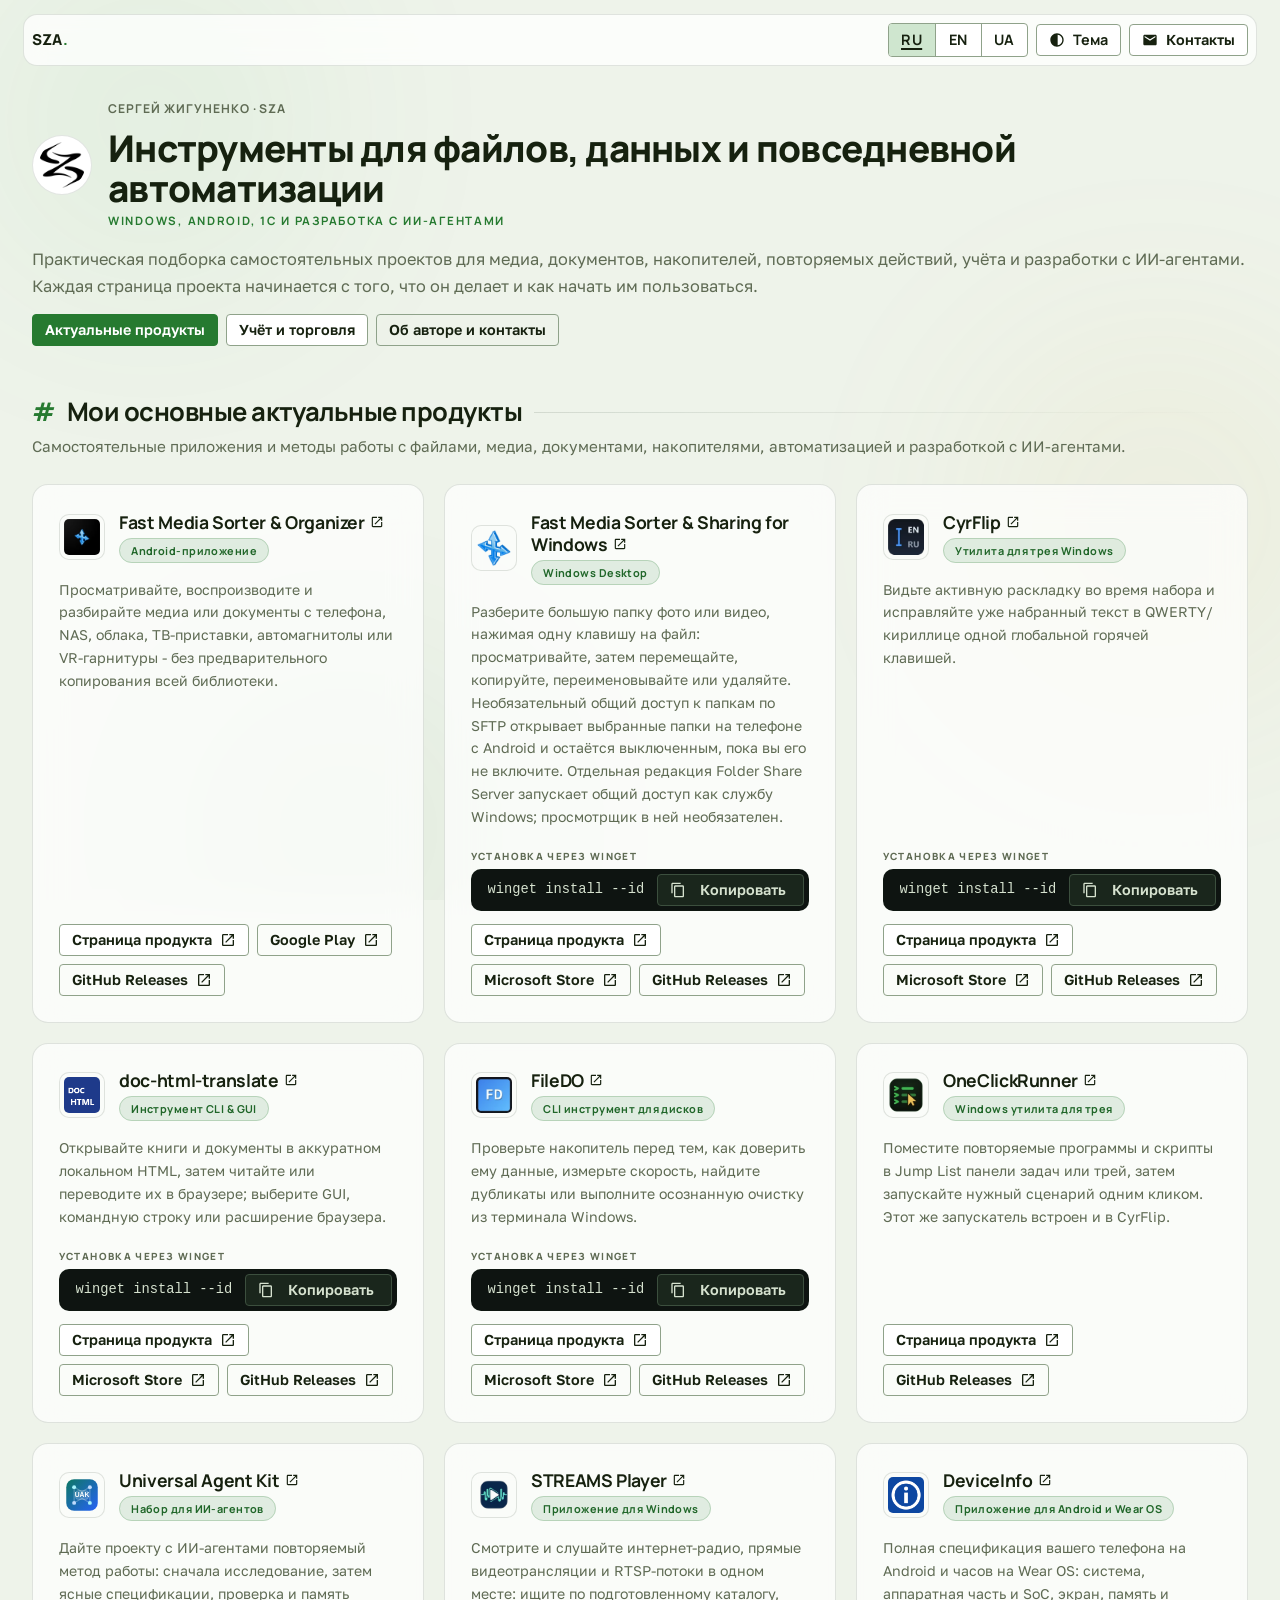
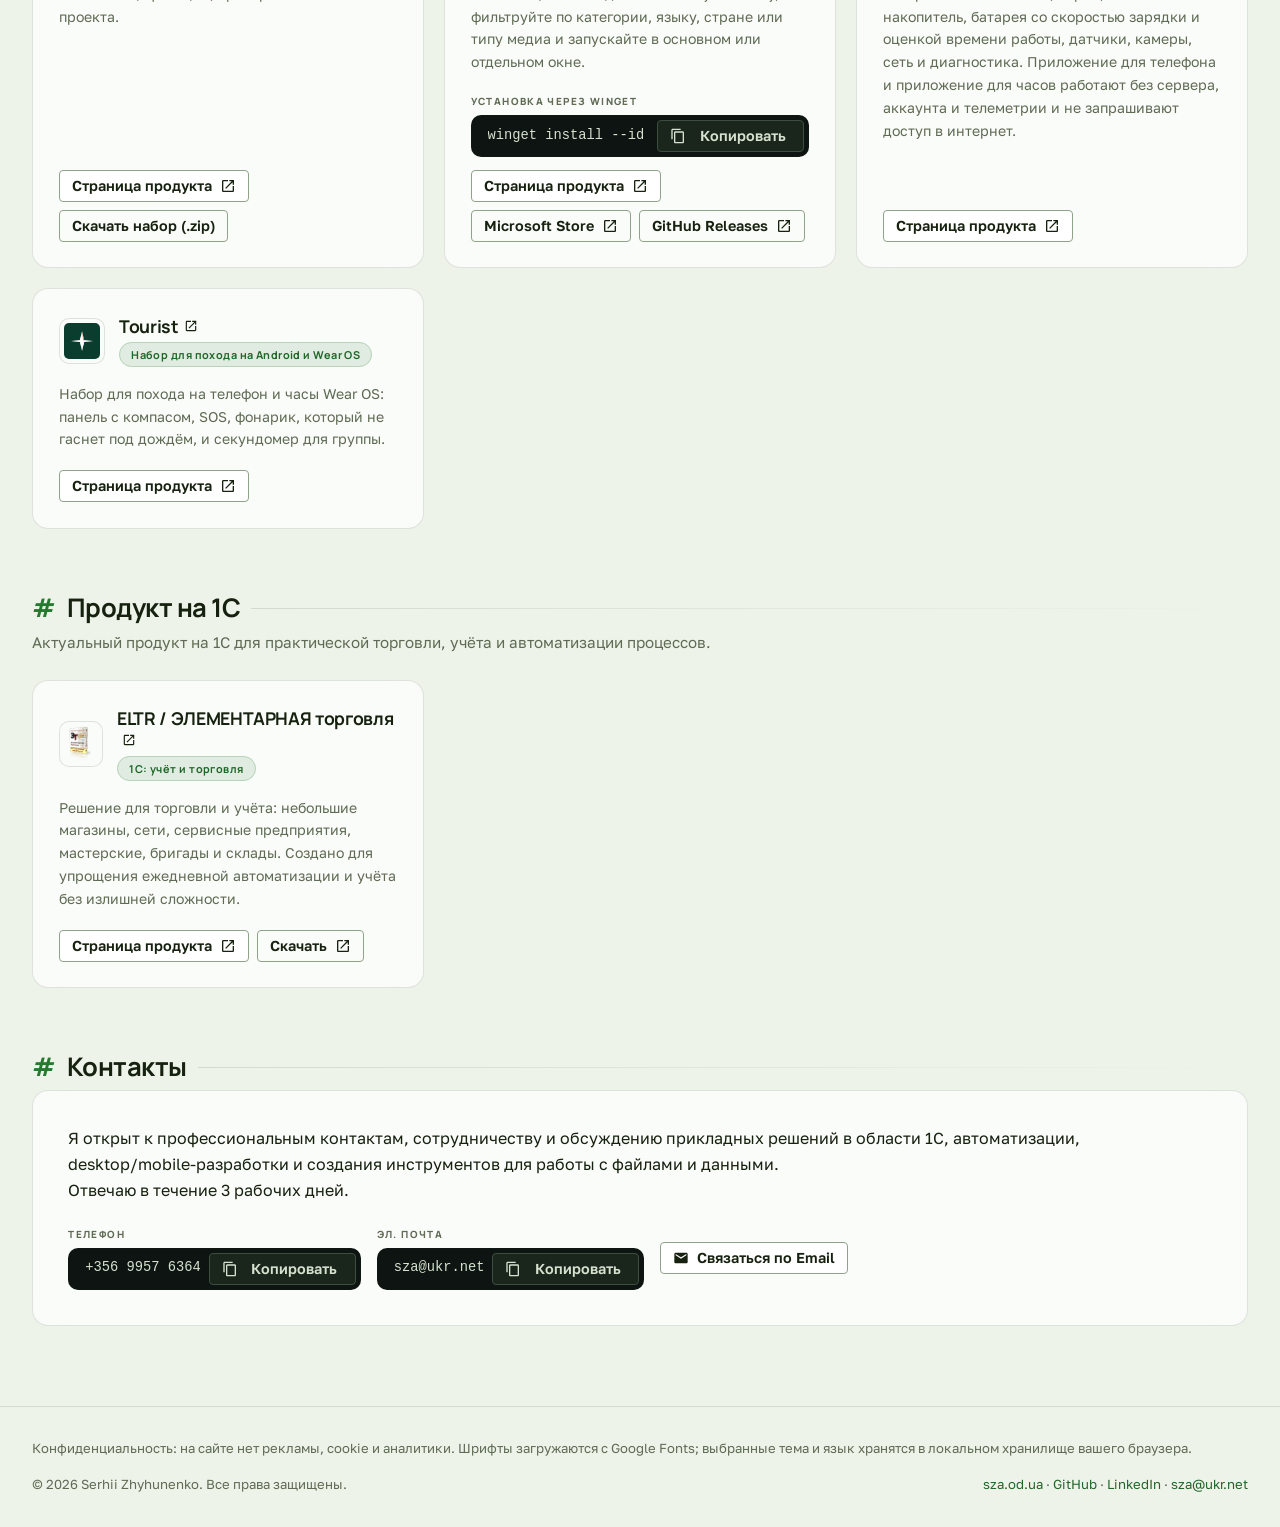
<file: ru/index.html>
<!DOCTYPE html>
<html lang="ru" data-lang="ru" data-theme="dark">
<head>
  <!-- Generated by tools/build-locales.ps1 from tools/hub/ - edit the source there and rebuild; never edit this file. -->
  <meta charset="UTF-8">
  <meta name="viewport" content="width=device-width, initial-scale=1.0">
  <meta name="theme-color" content="#0a0f0a">
  <title>SZA - практические инструменты для файлов, данных и автоматизации</title>
  <meta name="description" content="Сергей Жигуненко (SZA): практические инструменты для файлов, данных и повседневной автоматизации. Посмотрите актуальные проекты для Windows, Android, 1С и разработки с ИИ-агентами.">
  <link rel="canonical" href="https://sza.od.ua/ru/">
  <link rel="alternate" hreflang="en" href="https://sza.od.ua/">
  <link rel="alternate" hreflang="uk" href="https://sza.od.ua/uk/">
  <link rel="alternate" hreflang="ru" href="https://sza.od.ua/ru/">
  <link rel="alternate" hreflang="x-default" href="https://sza.od.ua/">

  <!-- Open Graph / Twitter: static per locale page, the same strings as the title and description above. -->
  <meta property="og:type" content="website">
  <meta property="og:site_name" content="Serhii Zhyhunenko (SZA)">
  <meta property="og:title" content="SZA - практические инструменты для файлов, данных и автоматизации">
  <meta property="og:description" content="Сергей Жигуненко (SZA): практические инструменты для файлов, данных и повседневной автоматизации. Посмотрите актуальные проекты для Windows, Android, 1С и разработки с ИИ-агентами.">
  <meta property="og:url" content="https://sza.od.ua/ru/">
  <meta property="og:image" content="https://sza.od.ua/assets/sza-hub-preview.png">
  <meta property="og:image:type" content="image/png">
  <meta property="og:image:width" content="1200">
  <meta property="og:image:height" content="630">
  <meta property="og:image:alt" content="Логотип SZA рядом со строкой «Practical tools for files, data, and automation» и адресом sza.od.ua">
  <meta property="og:locale" content="ru_RU">
  <meta property="og:locale:alternate" content="en_US">
  <meta property="og:locale:alternate" content="uk_UA">
  <meta name="twitter:card" content="summary_large_image">
  <meta name="twitter:title" content="SZA - практические инструменты для файлов, данных и автоматизации">
  <meta name="twitter:description" content="Сергей Жигуненко (SZA): практические инструменты для файлов, данных и повседневной автоматизации. Посмотрите актуальные проекты для Windows, Android, 1С и разработки с ИИ-агентами.">
  <meta name="twitter:image" content="https://sza.od.ua/assets/sza-hub-preview.png">
  <meta name="twitter:image:alt" content="Логотип SZA рядом со строкой «Practical tools for files, data, and automation» и адресом sza.od.ua">

  <!-- Structured data: one @graph - WebSite, this WebPage, the Person, and the ItemList of the product pages.
       Each list item points at the product's own landing, which carries that product's SoftwareApplication. -->
  <script type="application/ld+json">
  {
    "@context": "https://schema.org",
    "@graph": [
      {
        "@type": "WebSite",
        "@id": "https://sza.od.ua/#website",
        "url": "https://sza.od.ua/",
        "name": "Serhii Zhyhunenko (SZA)",
        "inLanguage": [
          "en",
          "uk",
          "ru"
        ],
        "publisher": {
          "@id": "https://sza.od.ua/#person"
        }
      },
      {
        "@type": "WebPage",
        "@id": "https://sza.od.ua/ru/#webpage",
        "url": "https://sza.od.ua/ru/",
        "name": "SZA - практические инструменты для файлов, данных и автоматизации",
        "description": "Сергей Жигуненко (SZA): практические инструменты для файлов, данных и повседневной автоматизации. Посмотрите актуальные проекты для Windows, Android, 1С и разработки с ИИ-агентами.",
        "inLanguage": "ru",
        "isPartOf": {
          "@id": "https://sza.od.ua/#website"
        },
        "about": {
          "@id": "https://sza.od.ua/#person"
        },
        "mainEntity": {
          "@id": "https://sza.od.ua/ru/#products"
        }
      },
      {
        "@type": "Person",
        "@id": "https://sza.od.ua/#person",
        "name": "Serhii Zhyhunenko",
        "alternateName": "SZA",
        "url": "https://sza.od.ua/",
        "image": "https://sza.od.ua/android-chrome-512x512.png",
        "email": "mailto:sza@ukr.net",
        "sameAs": [
          "https://github.com/SerZhyAle",
          "https://www.linkedin.com/in/serhii-zhyhunenko-a4600388/"
        ]
      },
      {
        "@type": "ItemList",
        "@id": "https://sza.od.ua/ru/#products",
        "name": "Мои основные актуальные продукты",
        "numberOfItems": 11,
        "itemListElement": [
          {
            "@type": "ListItem",
            "position": 1,
            "name": "Fast Media Sorter & Organizer",
            "url": "https://serzhyale.github.io/FastMediaSorter_mob_v2/"
          },
          {
            "@type": "ListItem",
            "position": 2,
            "name": "Fast Media Sorter & Sharing for Windows",
            "url": "https://serzhyale.github.io/FastMediaSorter_Lite/"
          },
          {
            "@type": "ListItem",
            "position": 3,
            "name": "CyrFlip",
            "url": "https://serzhyale.github.io/CyrFlip/"
          },
          {
            "@type": "ListItem",
            "position": 4,
            "name": "doc-html-translate",
            "url": "https://serzhyale.github.io/doc-html-translate/"
          },
          {
            "@type": "ListItem",
            "position": 5,
            "name": "FileDO",
            "url": "https://serzhyale.github.io/FileDO/"
          },
          {
            "@type": "ListItem",
            "position": 6,
            "name": "OneClickRunner",
            "url": "https://serzhyale.github.io/OneClickRunner/"
          },
          {
            "@type": "ListItem",
            "position": 7,
            "name": "Universal Agent Kit",
            "url": "https://serzhyale.github.io/universal-agent-kit/"
          },
          {
            "@type": "ListItem",
            "position": 8,
            "name": "STREAMS Player",
            "url": "https://serzhyale.github.io/StreamsPlayer/"
          },
          {
            "@type": "ListItem",
            "position": 9,
            "name": "DeviceInfo",
            "url": "https://serzhyale.github.io/DeviceInfo_Android/"
          },
          {
            "@type": "ListItem",
            "position": 10,
            "name": "Tourist",
            "url": "https://serzhyale.github.io/Tourist_Android/"
          },
          {
            "@type": "ListItem",
            "position": 11,
            "name": "ELTR / ЭЛЕМЕНТАРНАЯ торговля",
            "url": "https://eltr.od.ua/"
          }
        ]
      }
    ]
  }
  </script>

  <!-- Favicons -->
  <link rel="icon" href="../favicon.ico" sizes="any">
  <link rel="icon" type="image/png" sizes="32x32" href="../favicon-32x32.png">
  <link rel="icon" type="image/png" sizes="16x16" href="../favicon-16x16.png">
  <link rel="apple-touch-icon" sizes="180x180" href="../apple-touch-icon.png">
  <link rel="manifest" href="../site.webmanifest">

  <!-- Pre-paint: theme and input profile before first paint. The English root page also honours an explicit
       language choice - a valid ?lang= / ?l= query or a stored sza-lang - by forwarding to /ru/ or /uk/
       (PAGE-STYLE 3.7). It never forwards on navigator.language, so a crawler reads English here. -->
  <script>
  (function(){try{
    var d=document.documentElement,t=null;try{t=localStorage.getItem('sza-theme');}catch(e){}
    if(t!=='dark'&&t!=='light')t=matchMedia('(prefers-color-scheme: light)').matches?'light':'dark';
    d.setAttribute('data-theme',t);
    d.setAttribute('data-ui-profile',matchMedia('(pointer: coarse)').matches?'touch':'pointer');
    if(false){
      var ok=['ru','en','uk','ua'],p=new URLSearchParams(location.search),q=(p.get('lang')||'').toLowerCase();
      if(ok.indexOf(q)<0)q=(p.get('l')||'').toLowerCase();
      if(ok.indexOf(q)<0)q='';
      if(q==='uk')q='ua';
      var l=q;if(!l)try{l=localStorage.getItem('sza-lang');}catch(e){}
      if(l==='uk')l='ua';
      if(q)try{localStorage.setItem('sza-lang',q);}catch(e){}
      if(l==='ru'||l==='ua'){p.delete('lang');p.delete('l');var s=p.toString();
        location.replace((l==='ru'?'ru/':'uk/')+(location.protocol==='file:'?'index.html':'')+(s?'?'+s:'')+location.hash);}
    }
  }catch(e){}})();
  </script>

  <!-- Google Fonts -->
  <link rel="preconnect" href="https://fonts.googleapis.com">
  <link rel="preconnect" href="https://fonts.gstatic.com" crossorigin>
  <link href="https://fonts.googleapis.com/css2?family=Manrope:wght@400;500;600;700;800&family=Golos+Text:wght@400;500;600;700&display=swap" rel="stylesheet">

  <!-- SZA shared kit (Pine + Gold) -->
  <link rel="stylesheet" href="../kit/sza-kit.css">

  <style>
    /* ---- hub-specific (built on the kit) ---- */
    /* put the extra width to use: 4-up project grid on large monitors */
    @media(min-width:1360px){#github-projects .grid,.eltr-grid{grid-template-columns:repeat(4,minmax(0,1fr))}}
    /* a winget command in a copy box scrolls inside its card instead of widening the grid column */
    .proj-foot .copybox{min-width:0}
    .hero{text-align:left;padding:1.2rem 0}
    .hero-id{display:flex;align-items:center;gap:1rem;margin-bottom:1rem}
    .hero-id .av-text{min-width:0}
    .hero-id .av-text h1{font-size:clamp(1.7rem,4vw,2.3rem);margin:0;line-height:1.1}
    .hero-id .av-text .kicker{display:block;margin:.2rem 0 0}
    .hero .lead{margin:0 0 .9rem}
    .hero .eyebrow{display:block;color:var(--muted);font-family:var(--font-heading);font-size:.76rem;font-weight:700;letter-spacing:.08em;text-transform:uppercase;margin:0 0 .55rem}
    .hero .avatar{position:relative;width:60px;height:60px;margin:0;flex:none;border-radius:50%;background:var(--bg-2);border:1px solid var(--border);animation:logoIn .7s cubic-bezier(.34,1.2,.4,1) both, glow 3s 1s infinite alternate}
    .hero .avatar img{position:relative;width:100%;height:100%;border-radius:50%;object-fit:contain;padding:10%}
    @media(max-width:480px){.hero-id{gap:.75rem}.hero .avatar{width:48px;height:48px}.hero-id .av-text{flex:1 1 0}.hero-id .av-text h1{font-size:1.55rem}}
    /* white logo = direct variant (dark theme); invert just the logo to black for the light theme */
    html[data-theme="light"] .hero .avatar img{filter:invert(1)}
    @keyframes glow{from{box-shadow:0 0 9px rgba(63,185,80,.22)}to{box-shadow:0 0 22px rgba(63,185,80,.5)}}
    @keyframes logoIn{from{opacity:0;transform:scale(.7) translateY(4px)}to{opacity:1;transform:scale(1) translateY(0)}}
    .button-group{margin-top:.2rem}
    .section-title{display:flex;align-items:center;gap:.7rem;font-family:var(--font-heading);font-size:1.6rem;font-weight:700;margin-bottom:.4rem}
    .section-title .h{color:var(--acc)}
    .section-title::after{content:"";flex:1;height:1px;background:linear-gradient(90deg,var(--border),transparent)}
    .section-desc{color:var(--muted);max-width:none;font-size:.95rem;margin-bottom:1.6rem}
    .project-card{display:flex;flex-direction:column}
    .proj-head{display:flex;gap:.9rem;align-items:center;margin-bottom:1rem}
    .proj-head img{width:46px;height:46px;object-fit:contain;border-radius:10px;background:rgba(255,255,255,.03);border:1px solid var(--border);padding:4px}
    .proj-title{font-family:var(--font-heading);font-weight:700;font-size:1.1rem;line-height:1.25;margin-bottom:.25rem}
    .proj-title a{color:var(--text)}
    .proj-title a:hover,.proj-title a:focus-visible{color:var(--acc-strong);text-decoration:underline}
    .proj-title .gi-external{width:.8em;height:.8em;margin-left:.3em;vertical-align:baseline}
    .proj-desc{color:var(--muted);font-size:.88rem;flex-grow:1;margin-bottom:1.2rem}
    .proj-foot{margin-top:auto;display:flex;flex-direction:column;gap:.8rem}
    .proj-foot .cbx{min-width:0}
    .contact-card{text-align:left;padding:2.2rem}
    .contact-boxes{display:flex;flex-wrap:wrap;gap:1rem;justify-content:flex-start;align-items:center;margin:1.4rem 0 0}
    .contact-boxes .cbx{text-align:left}
    .cbx-label{font-family:var(--font-heading);font-size:.62rem;font-weight:800;text-transform:uppercase;letter-spacing:.14em;color:var(--muted);display:block;margin-bottom:.35rem}
    .privacy-note{font-size:.82rem;color:var(--muted);margin-bottom:1rem;line-height:1.45}
    /* phone (the kit's own 480 px breakpoint): the first product link sits inside the first screen. The platform line
       under the H1, the second intro sentence and the products subtitle restate text the page already carries (the
       card type labels, the first intro sentence), so they leave the phone page; the three hero commands stay
       (docs/UI_PROFILE.md V2, V6, V10). */
    @media(max-width:480px){
      .hero{padding:0 0 .25rem}
      .hero-id{margin-bottom:.6rem}
      .hero .eyebrow{margin-bottom:.35rem}
      .hero-id .av-text h1{font-size:1.4rem}
      .hero-id .av-text .kicker{display:none}
      .hero .lead{margin-bottom:.6rem}
      .hero .lead-more{display:none}
      #github-projects{padding-top:.75rem}
      #github-projects .section-title{font-size:1.35rem;margin-bottom:.75rem}
      #github-projects .section-desc{display:none}
      .project-card{padding:1rem}
    }
  </style>
</head>
<body>

  <!-- BACKGROUND -->
  <div class="bg-blobs"><div class="blob blob-1"></div><div class="blob blob-2"></div><div class="blob blob-3"></div></div>

  <!-- STICKY HEADER -->
  <header class="site-header">
    <span class="brand">SZA<span class="dot">.</span></span>
    <div class="seg" role="group" aria-label="Язык">
      <button type="button" data-lang="ru" lang="ru" aria-pressed="true" onclick="goLanguage('ru')">RU</button>
      <button type="button" data-lang="en" lang="en" aria-pressed="false" onclick="goLanguage('en')">EN</button>
      <button type="button" data-lang="ua" lang="uk" aria-pressed="false" onclick="goLanguage('ua')">UA</button>
    </div>
    <button type="button" class="theme-btn" id="themeBtn" aria-label="Включить светлую тему" data-to-light="Включить светлую тему" data-to-dark="Включить тёмную тему" onclick="toggleTheme()"><span class="gi gi-theme" aria-hidden="true"></span><span>Тема</span></button>
    <a class="btn" href="mailto:sza@ukr.net"><span class="gi gi-email" aria-hidden="true"></span><span>Контакты</span></a>
  </header>

  <div class="container">

    <!-- HERO -->
    <header class="hero">
      <div class="hero-id">
        <div class="avatar"><img src="../assets/sz18_out_800x800_white_on_transp.webp" alt="Логотип SZA" width="60" height="60"></div>
        <div class="av-text">
          <span class="eyebrow">Сергей Жигуненко · SZA</span>
          <h1>Инструменты для файлов, данных и повседневной автоматизации</h1>
          <span class="kicker">Windows, Android, 1С и разработка с ИИ-агентами</span>
        </div>
      </div>
      <p class="lead">Практическая подборка самостоятельных проектов для медиа, документов, накопителей, повторяемых действий, учёта и разработки с ИИ-агентами.<span class="lead-more"> Каждая страница проекта начинается с того, что он делает и как начать им пользоваться.</span></p>
      <div class="button-group btn-row">
        <a href="#github-projects" class="btn btn-primary">Актуальные продукты</a>
        <a href="#1c-projects" class="btn">Учёт и торговля</a>
        <a href="#contacts" class="btn btn-ghost">Об авторе и контакты</a>
      </div>
    </header>

    <!-- PRODUCTS (cards rendered from tools/hub/products.json) -->
    <section class="section" id="github-projects">
      <h2 class="section-title"><span class="h" aria-hidden="true">#</span> <span>Мои основные актуальные продукты</span></h2>
      <p class="section-desc">Самостоятельные приложения и методы работы с файлами, медиа, документами, накопителями, автоматизацией и разработкой с ИИ-агентами.</p>
      <div class="grid">
        <article class="card project-card">
          <div class="proj-head">
            <img src="../assets/fms_mob.webp" alt="Значок Fast Media Sorter &amp; Organizer" width="46" height="46" loading="lazy" decoding="async">
            <div><h3 class="proj-title"><a href="https://serzhyale.github.io/FastMediaSorter_mob_v2/index-ru.html" target="_blank" rel="noopener">Fast Media Sorter &amp; Organizer<span class="gi gi-external" aria-hidden="true"></span><span class="sr">, Открыть в новом окне</span></a></h3><span class="pill">Android-приложение</span></div>
          </div>
          <p class="proj-desc">Просматривайте, воспроизводите и разбирайте медиа или документы с телефона, NAS, облака, ТВ-приставки, автомагнитолы или VR-гарнитуры - без предварительного копирования всей библиотеки.</p>
          <div class="proj-foot">
            <div class="btn-row">
              <a href="https://serzhyale.github.io/FastMediaSorter_mob_v2/index-ru.html" class="btn" target="_blank" rel="noopener noreferrer"><span>Страница продукта</span><span class="sr"> - Fast Media Sorter &amp; Organizer</span><span class="gi gi-external" aria-hidden="true"></span><span class="sr">, Открыть в новом окне</span></a>
              <a href="https://play.google.com/store/apps/details?id=com.sza.fastmediasorter" class="btn btn-ghost" target="_blank" rel="noopener noreferrer"><span>Google Play</span><span class="sr"> - Fast Media Sorter &amp; Organizer</span><span class="gi gi-external" aria-hidden="true"></span><span class="sr">, Открыть в новом окне</span></a>
              <a href="https://github.com/SerZhyAle/FastMediaSorter_mob_v2/releases/latest" class="btn btn-ghost" target="_blank" rel="noopener noreferrer"><span>GitHub Releases</span><span class="sr"> - Fast Media Sorter &amp; Organizer</span><span class="gi gi-external" aria-hidden="true"></span><span class="sr">, Открыть в новом окне</span></a>
            </div>
          </div>
        </article>
        <article class="card project-card">
          <div class="proj-head">
            <img src="../assets/fms_lite.webp" alt="Значок Fast Media Sorter &amp; Sharing for Windows" width="46" height="46" loading="lazy" decoding="async">
            <div><h3 class="proj-title"><a href="https://serzhyale.github.io/FastMediaSorter_Lite/lang/ru/" target="_blank" rel="noopener">Fast Media Sorter &amp; Sharing for Windows<span class="gi gi-external" aria-hidden="true"></span><span class="sr">, Открыть в новом окне</span></a></h3><span class="pill">Windows Desktop</span></div>
          </div>
          <p class="proj-desc">Разберите большую папку фото или видео, нажимая одну клавишу на файл: просматривайте, затем перемещайте, копируйте, переименовывайте или удаляйте. Необязательный общий доступ к папкам по SFTP открывает выбранные папки на телефоне с Android и остаётся выключенным, пока вы его не включите. Отдельная редакция Folder Share Server запускает общий доступ как службу Windows; просмотрщик в ней необязателен.</p>
          <div class="proj-foot">
            <div class="cbx"><span class="cbx-label" id="wg-fms-windows">Установка через winget</span><div class="copybox"><span class="cb-text">winget install --id SerZhyAle.FastMediaSorter -e</span><button type="button" class="copy" aria-describedby="wg-fms-windows" data-copy="winget install --id SerZhyAle.FastMediaSorter -e"><span class="gi gi-copy" aria-hidden="true"></span><span class="cl"><span class="cl-idle">Копировать</span><span class="cl-done">Скопировано</span></span></button></div></div>
            <div class="btn-row">
              <a href="https://serzhyale.github.io/FastMediaSorter_Lite/lang/ru/" class="btn" target="_blank" rel="noopener noreferrer"><span>Страница продукта</span><span class="sr"> - Fast Media Sorter &amp; Sharing for Windows</span><span class="gi gi-external" aria-hidden="true"></span><span class="sr">, Открыть в новом окне</span></a>
              <a href="https://apps.microsoft.com/detail/9N59Z73WZ53C" class="btn btn-ghost" target="_blank" rel="noopener noreferrer"><span>Microsoft Store</span><span class="sr"> - Fast Media Sorter &amp; Sharing for Windows</span><span class="gi gi-external" aria-hidden="true"></span><span class="sr">, Открыть в новом окне</span></a>
              <a href="https://github.com/SerZhyAle/FastMediaSorter_Lite/releases/latest" class="btn btn-ghost" target="_blank" rel="noopener noreferrer"><span>GitHub Releases</span><span class="sr"> - Fast Media Sorter &amp; Sharing for Windows</span><span class="gi gi-external" aria-hidden="true"></span><span class="sr">, Открыть в новом окне</span></a>
            </div>
          </div>
        </article>
        <article class="card project-card">
          <div class="proj-head">
            <img src="../assets/cyrflip.webp" alt="Значок CyrFlip" width="46" height="46" loading="lazy" decoding="async">
            <div><h3 class="proj-title"><a href="https://serzhyale.github.io/CyrFlip/" target="_blank" rel="noopener">CyrFlip<span class="gi gi-external" aria-hidden="true"></span><span class="sr">, Открыть в новом окне</span></a></h3><span class="pill">Утилита для трея Windows</span></div>
          </div>
          <p class="proj-desc">Видьте активную раскладку во время набора и исправляйте уже набранный текст в QWERTY/кириллице одной глобальной горячей клавишей.</p>
          <div class="proj-foot">
            <div class="cbx"><span class="cbx-label" id="wg-cyrflip">Установка через winget</span><div class="copybox"><span class="cb-text">winget install --id SerZhyAle.CyrFlip -e</span><button type="button" class="copy" aria-describedby="wg-cyrflip" data-copy="winget install --id SerZhyAle.CyrFlip -e"><span class="gi gi-copy" aria-hidden="true"></span><span class="cl"><span class="cl-idle">Копировать</span><span class="cl-done">Скопировано</span></span></button></div></div>
            <div class="btn-row">
              <a href="https://serzhyale.github.io/CyrFlip/" class="btn" target="_blank" rel="noopener noreferrer"><span>Страница продукта</span><span class="sr"> - CyrFlip</span><span class="gi gi-external" aria-hidden="true"></span><span class="sr">, Открыть в новом окне</span></a>
              <a href="https://apps.microsoft.com/detail/9NB4W41NGQJ4" class="btn btn-ghost" target="_blank" rel="noopener noreferrer"><span>Microsoft Store</span><span class="sr"> - CyrFlip</span><span class="gi gi-external" aria-hidden="true"></span><span class="sr">, Открыть в новом окне</span></a>
              <a href="https://github.com/SerZhyAle/CyrFlip/releases/latest" class="btn btn-ghost" target="_blank" rel="noopener noreferrer"><span>GitHub Releases</span><span class="sr"> - CyrFlip</span><span class="gi gi-external" aria-hidden="true"></span><span class="sr">, Открыть в новом окне</span></a>
            </div>
          </div>
        </article>
        <article class="card project-card">
          <div class="proj-head">
            <img src="../assets/doc_translate.ico" alt="Значок doc-html-translate" width="46" height="46" loading="lazy" decoding="async">
            <div><h3 class="proj-title"><a href="https://serzhyale.github.io/doc-html-translate/?lang=ru" target="_blank" rel="noopener">doc-html-translate<span class="gi gi-external" aria-hidden="true"></span><span class="sr">, Открыть в новом окне</span></a></h3><span class="pill">Инструмент CLI &amp; GUI</span></div>
          </div>
          <p class="proj-desc">Открывайте книги и документы в аккуратном локальном HTML, затем читайте или переводите их в браузере; выберите GUI, командную строку или расширение браузера.</p>
          <div class="proj-foot">
            <div class="cbx"><span class="cbx-label" id="wg-doc-html-translate">Установка через winget</span><div class="copybox"><span class="cb-text">winget install --id SerZhyAle.DocHtmlTranslate -e</span><button type="button" class="copy" aria-describedby="wg-doc-html-translate" data-copy="winget install --id SerZhyAle.DocHtmlTranslate -e"><span class="gi gi-copy" aria-hidden="true"></span><span class="cl"><span class="cl-idle">Копировать</span><span class="cl-done">Скопировано</span></span></button></div></div>
            <div class="btn-row">
              <a href="https://serzhyale.github.io/doc-html-translate/?lang=ru" class="btn" target="_blank" rel="noopener noreferrer"><span>Страница продукта</span><span class="sr"> - doc-html-translate</span><span class="gi gi-external" aria-hidden="true"></span><span class="sr">, Открыть в новом окне</span></a>
              <a href="https://apps.microsoft.com/detail/9PMHSWQPR6V1" class="btn btn-ghost" target="_blank" rel="noopener noreferrer"><span>Microsoft Store</span><span class="sr"> - doc-html-translate</span><span class="gi gi-external" aria-hidden="true"></span><span class="sr">, Открыть в новом окне</span></a>
              <a href="https://github.com/SerZhyAle/doc-html-translate/releases/latest" class="btn btn-ghost" target="_blank" rel="noopener noreferrer"><span>GitHub Releases</span><span class="sr"> - doc-html-translate</span><span class="gi gi-external" aria-hidden="true"></span><span class="sr">, Открыть в новом окне</span></a>
            </div>
          </div>
        </article>
        <article class="card project-card">
          <div class="proj-head">
            <img src="../assets/filedo.webp" alt="Значок FileDO" width="46" height="46" loading="lazy" decoding="async">
            <div><h3 class="proj-title"><a href="https://serzhyale.github.io/FileDO/" target="_blank" rel="noopener">FileDO<span class="gi gi-external" aria-hidden="true"></span><span class="sr">, Открыть в новом окне</span></a></h3><span class="pill">CLI инструмент для дисков</span></div>
          </div>
          <p class="proj-desc">Проверьте накопитель перед тем, как доверить ему данные, измерьте скорость, найдите дубликаты или выполните осознанную очистку из терминала Windows.</p>
          <div class="proj-foot">
            <div class="cbx"><span class="cbx-label" id="wg-filedo">Установка через winget</span><div class="copybox"><span class="cb-text">winget install --id SerZhyAle.FileDO -e</span><button type="button" class="copy" aria-describedby="wg-filedo" data-copy="winget install --id SerZhyAle.FileDO -e"><span class="gi gi-copy" aria-hidden="true"></span><span class="cl"><span class="cl-idle">Копировать</span><span class="cl-done">Скопировано</span></span></button></div></div>
            <div class="btn-row">
              <a href="https://serzhyale.github.io/FileDO/" class="btn" target="_blank" rel="noopener noreferrer"><span>Страница продукта</span><span class="sr"> - FileDO</span><span class="gi gi-external" aria-hidden="true"></span><span class="sr">, Открыть в новом окне</span></a>
              <a href="https://apps.microsoft.com/detail/9PH1LPCMRG83" class="btn btn-ghost" target="_blank" rel="noopener noreferrer"><span>Microsoft Store</span><span class="sr"> - FileDO</span><span class="gi gi-external" aria-hidden="true"></span><span class="sr">, Открыть в новом окне</span></a>
              <a href="https://github.com/SerZhyAle/FileDO/releases/latest" class="btn btn-ghost" target="_blank" rel="noopener noreferrer"><span>GitHub Releases</span><span class="sr"> - FileDO</span><span class="gi gi-external" aria-hidden="true"></span><span class="sr">, Открыть в новом окне</span></a>
            </div>
          </div>
        </article>
        <article class="card project-card">
          <div class="proj-head">
            <img src="../assets/oneclickrunner.webp" alt="Значок OneClickRunner" width="46" height="46" loading="lazy" decoding="async">
            <div><h3 class="proj-title"><a href="https://serzhyale.github.io/OneClickRunner/" target="_blank" rel="noopener">OneClickRunner<span class="gi gi-external" aria-hidden="true"></span><span class="sr">, Открыть в новом окне</span></a></h3><span class="pill">Windows утилита для трея</span></div>
          </div>
          <p class="proj-desc">Поместите повторяемые программы и скрипты в Jump List панели задач или трей, затем запускайте нужный сценарий одним кликом. Этот же запускатель встроен и в CyrFlip.</p>
          <div class="proj-foot">
            <div class="btn-row">
              <a href="https://serzhyale.github.io/OneClickRunner/" class="btn" target="_blank" rel="noopener noreferrer"><span>Страница продукта</span><span class="sr"> - OneClickRunner</span><span class="gi gi-external" aria-hidden="true"></span><span class="sr">, Открыть в новом окне</span></a>
              <a href="https://github.com/SerZhyAle/OneClickRunner/releases/latest" class="btn btn-ghost" target="_blank" rel="noopener noreferrer"><span>GitHub Releases</span><span class="sr"> - OneClickRunner</span><span class="gi gi-external" aria-hidden="true"></span><span class="sr">, Открыть в новом окне</span></a>
            </div>
          </div>
        </article>
        <article class="card project-card">
          <div class="proj-head">
            <img src="../assets/universal_agent_kit.svg" alt="Значок Universal Agent Kit" width="46" height="46" loading="lazy" decoding="async">
            <div><h3 class="proj-title"><a href="https://serzhyale.github.io/universal-agent-kit/" target="_blank" rel="noopener">Universal Agent Kit<span class="gi gi-external" aria-hidden="true"></span><span class="sr">, Открыть в новом окне</span></a></h3><span class="pill">Набор для ИИ-агентов</span></div>
          </div>
          <p class="proj-desc">Дайте проекту с ИИ-агентами повторяемый метод работы: сначала исследование, затем ясные спецификации, проверка и память проекта.</p>
          <div class="proj-foot">
            <div class="btn-row">
              <a href="https://serzhyale.github.io/universal-agent-kit/" class="btn" target="_blank" rel="noopener noreferrer"><span>Страница продукта</span><span class="sr"> - Universal Agent Kit</span><span class="gi gi-external" aria-hidden="true"></span><span class="sr">, Открыть в новом окне</span></a>
              <a href="https://serzhyale.github.io/universal-agent-kit/universal-agent-kit.zip" class="btn btn-ghost"><span>Скачать набор (.zip)</span><span class="sr"> - Universal Agent Kit</span></a>
            </div>
          </div>
        </article>
        <article class="card project-card">
          <div class="proj-head">
            <img src="../assets/streamsplayer.webp" alt="Значок STREAMS Player" width="46" height="46" loading="lazy" decoding="async">
            <div><h3 class="proj-title"><a href="https://serzhyale.github.io/StreamsPlayer/ru/" target="_blank" rel="noopener">STREAMS Player<span class="gi gi-external" aria-hidden="true"></span><span class="sr">, Открыть в новом окне</span></a></h3><span class="pill">Приложение для Windows</span></div>
          </div>
          <p class="proj-desc">Смотрите и слушайте интернет-радио, прямые видеотрансляции и RTSP-потоки в одном месте: ищите по подготовленному каталогу, фильтруйте по категории, языку, стране или типу медиа и запускайте в основном или отдельном окне.</p>
          <div class="proj-foot">
            <div class="cbx"><span class="cbx-label" id="wg-streams-player">Установка через winget</span><div class="copybox"><span class="cb-text">winget install --id SerZhyAle.StreamsPlayer -e</span><button type="button" class="copy" aria-describedby="wg-streams-player" data-copy="winget install --id SerZhyAle.StreamsPlayer -e"><span class="gi gi-copy" aria-hidden="true"></span><span class="cl"><span class="cl-idle">Копировать</span><span class="cl-done">Скопировано</span></span></button></div></div>
            <div class="btn-row">
              <a href="https://serzhyale.github.io/StreamsPlayer/ru/" class="btn" target="_blank" rel="noopener noreferrer"><span>Страница продукта</span><span class="sr"> - STREAMS Player</span><span class="gi gi-external" aria-hidden="true"></span><span class="sr">, Открыть в новом окне</span></a>
              <a href="https://apps.microsoft.com/detail/9NBTD5SXB8TB" class="btn btn-ghost" target="_blank" rel="noopener noreferrer"><span>Microsoft Store</span><span class="sr"> - STREAMS Player</span><span class="gi gi-external" aria-hidden="true"></span><span class="sr">, Открыть в новом окне</span></a>
              <a href="https://github.com/SerZhyAle/StreamsPlayer/releases/latest" class="btn btn-ghost" target="_blank" rel="noopener noreferrer"><span>GitHub Releases</span><span class="sr"> - STREAMS Player</span><span class="gi gi-external" aria-hidden="true"></span><span class="sr">, Открыть в новом окне</span></a>
            </div>
          </div>
        </article>
        <article class="card project-card">
          <div class="proj-head">
            <img src="../assets/deviceinfo.png" alt="Значок DeviceInfo" width="46" height="46" loading="lazy" decoding="async">
            <div><h3 class="proj-title"><a href="https://serzhyale.github.io/DeviceInfo_Android/ru/" target="_blank" rel="noopener">DeviceInfo<span class="gi gi-external" aria-hidden="true"></span><span class="sr">, Открыть в новом окне</span></a></h3><span class="pill">Приложение для Android и Wear OS</span></div>
          </div>
          <p class="proj-desc">Полная спецификация вашего телефона на Android и часов на Wear OS: система, аппаратная часть и SoC, экран, память и накопитель, батарея со скоростью зарядки и оценкой времени работы, датчики, камеры, сеть и диагностика. Приложение для телефона и приложение для часов работают без сервера, аккаунта и телеметрии и не запрашивают доступ в интернет.</p>
          <div class="proj-foot">
            <div class="btn-row">
              <a href="https://serzhyale.github.io/DeviceInfo_Android/ru/" class="btn" target="_blank" rel="noopener noreferrer"><span>Страница продукта</span><span class="sr"> - DeviceInfo</span><span class="gi gi-external" aria-hidden="true"></span><span class="sr">, Открыть в новом окне</span></a>
            </div>
          </div>
        </article>
        <article class="card project-card">
          <div class="proj-head">
            <img src="../assets/tourist.png" alt="Значок Tourist" width="46" height="46" loading="lazy" decoding="async">
            <div><h3 class="proj-title"><a href="https://serzhyale.github.io/Tourist_Android/ru/" target="_blank" rel="noopener">Tourist<span class="gi gi-external" aria-hidden="true"></span><span class="sr">, Открыть в новом окне</span></a></h3><span class="pill">Набор для похода на Android и Wear OS</span></div>
          </div>
          <p class="proj-desc">Набор для похода на телефон и часы Wear OS: панель с компасом, SOS, фонарик, который не гаснет под дождём, и секундомер для группы.</p>
          <div class="proj-foot">
            <div class="btn-row">
              <a href="https://serzhyale.github.io/Tourist_Android/ru/" class="btn" target="_blank" rel="noopener noreferrer"><span>Страница продукта</span><span class="sr"> - Tourist</span><span class="gi gi-external" aria-hidden="true"></span><span class="sr">, Открыть в новом окне</span></a>
            </div>
          </div>
        </article>
      </div>
    </section>

    <!-- 1C / ELTR -->
    <section class="section" id="1c-projects">
      <h2 class="section-title"><span class="h" aria-hidden="true">#</span> <span>Продукт на 1С</span></h2>
      <p class="section-desc">Актуальный продукт на 1С для практической торговли, учёта и автоматизации процессов.</p>
      <div class="grid eltr-grid">
        <article class="card project-card">
          <div class="proj-head">
            <img src="../assets/eltr.webp" alt="ELTR / Элементарная Торговля" width="46" height="46" loading="lazy" decoding="async">
            <div><h3 class="proj-title"><a href="https://eltr.od.ua/" target="_blank" rel="noopener">ELTR / ЭЛЕМЕНТАРНАЯ торговля<span class="gi gi-external" aria-hidden="true"></span><span class="sr">, Открыть в новом окне</span></a></h3><span class="pill">1С: учёт и торговля</span></div>
          </div>
          <p class="proj-desc">Решение для торговли и учёта: небольшие магазины, сети, сервисные предприятия, мастерские, бригады и склады. Создано для упрощения ежедневной автоматизации и учёта без излишней сложности.</p>
          <div class="proj-foot">
            <div class="btn-row">
              <a href="https://eltr.od.ua/" class="btn" target="_blank" rel="noopener noreferrer"><span>Страница продукта</span><span class="sr"> - ELTR / ЭЛЕМЕНТАРНАЯ торговля</span><span class="gi gi-external" aria-hidden="true"></span><span class="sr">, Открыть в новом окне</span></a>
              <a href="https://eltr.od.ua/site/elementarytrade/skacat" class="btn btn-ghost" target="_blank" rel="noopener noreferrer"><span>Скачать</span><span class="sr"> - ELTR / ЭЛЕМЕНТАРНАЯ торговля</span><span class="gi gi-external" aria-hidden="true"></span><span class="sr">, Открыть в новом окне</span></a>
            </div>
          </div>
        </article>
      </div>
    </section>

    <!-- CONTACT -->
    <section class="section" id="contacts">
      <h2 class="section-title"><span class="h" aria-hidden="true">#</span> <span>Контакты</span></h2>
      <div class="card contact-card">
        <p class="lead">Я открыт к профессиональным контактам, сотрудничеству и обсуждению прикладных решений в области 1С, автоматизации, desktop/mobile-разработки и создания инструментов для работы с файлами и данными.</p>
        <p>Отвечаю в течение 3 рабочих дней.</p>
        <div class="contact-boxes">
          <div class="cbx">
            <span class="cbx-label" id="lbl-phone">Телефон</span>
            <div class="copybox"><span class="cb-text">+356 9957 6364</span><button type="button" class="copy" aria-describedby="lbl-phone" data-copy="+356 9957 6364"><span class="gi gi-copy" aria-hidden="true"></span><span class="cl"><span class="cl-idle">Копировать</span><span class="cl-done">Скопировано</span></span></button></div>
          </div>
          <div class="cbx">
            <span class="cbx-label" id="lbl-email">Эл. почта</span>
            <div class="copybox"><span class="cb-text">sza@ukr.net</span><button type="button" class="copy" aria-describedby="lbl-email" data-copy="sza@ukr.net"><span class="gi gi-copy" aria-hidden="true"></span><span class="cl"><span class="cl-idle">Копировать</span><span class="cl-done">Скопировано</span></span></button></div>
          </div>
          <a href="mailto:sza@ukr.net" class="btn">
            <span class="gi gi-email" aria-hidden="true"></span><span>Связаться по Email</span>
          </a>
        </div>
      </div>
    </section>

  </div>

  <!-- FOOTER -->
  <footer class="site-footer">
    <div class="container">
      <p class="privacy-note">Конфиденциальность: на сайте нет рекламы, cookie и аналитики. Шрифты загружаются с Google Fonts; выбранные тема и язык хранятся в локальном хранилище вашего браузера.</p>
      <div class="footer-bottom">
        <span>&copy; 2026 Serhii Zhyhunenko. <span>Все права защищены.</span></span>
        <span><a href="https://sza.od.ua">sza.od.ua</a> · <a href="https://github.com/SerZhyAle" target="_blank" rel="noopener noreferrer">GitHub</a> · <a href="https://www.linkedin.com/in/serhii-zhyhunenko-a4600388/" target="_blank" rel="noopener noreferrer">LinkedIn</a> · <a href="mailto:sza@ukr.net">sza@ukr.net</a></span>
      </div>
    </div>
  </footer>

  <button type="button" class="to-top" id="toTop" aria-label="В начало страницы" title="В начало страницы" onclick="window.scrollTo({top:0,behavior:'smooth'})"><span class="gi gi-top" aria-hidden="true"></span></button>
  <span class="sr" role="status" aria-live="polite" id="copyStatus"></span>

  <script>
    var HUB_ROOT='../';

    function setMeta(t){var m=document.querySelector('meta[name=theme-color]');if(m)m.content=(t==='light')?'#eef3ea':'#0a0f0a';}
    function setThemeButtonLabel(){
      var b=document.getElementById('themeBtn');
      if(!b)return;
      var theme=document.documentElement.getAttribute('data-theme')||'dark';
      b.setAttribute('aria-label',b.getAttribute(theme==='light'?'data-to-dark':'data-to-light'));
    }

    function toggleTheme(){
      var next=document.documentElement.getAttribute('data-theme')==='light'?'dark':'light';
      document.documentElement.setAttribute('data-theme',next);
      try{localStorage.setItem('sza-theme',next);}catch(e){}
      setMeta(next);
      setThemeButtonLabel();
    }

    /* A choice is stored (sza-lang keeps ru / en / ua) and then opens that locale's own page. */
    function goLanguage(k){
      if(k==='uk')k='ua';
      if(k!=='ru'&&k!=='en'&&k!=='ua')return;
      try{localStorage.setItem('sza-lang',k);}catch(e){}
      if(document.documentElement.getAttribute('data-lang')===k)return;
      var to=HUB_ROOT+(k==='ru'?'ru/':k==='ua'?'uk/':'');
      if(location.protocol==='file:')to+='index.html';else if(!to)to='./';
      location.href=to+location.hash;
    }

    function wireCopy(){
      document.querySelectorAll('.copy').forEach(function(b){
        b.addEventListener('click',function(){
          var txt=b.getAttribute('data-copy')||'';
          var done=function(){ b.classList.add('done');
            var s=document.getElementById('copyStatus'),w=b.querySelector('.cl-done');
            if(s){ s.textContent=''; setTimeout(function(){ s.textContent=w?w.textContent:''; },30); }
            setTimeout(function(){ b.classList.remove('done'); },1600); };
          if(navigator.clipboard&&navigator.clipboard.writeText){ navigator.clipboard.writeText(txt).then(done).catch(done); }
          else{ var t=document.createElement('textarea'); t.value=txt; document.body.appendChild(t); t.select();
            try{document.execCommand('copy');}catch(e){} document.body.removeChild(t); done(); }
        });
      });
    }

    document.addEventListener('DOMContentLoaded',function(){
      setMeta(document.documentElement.getAttribute('data-theme')||'dark');
      setThemeButtonLabel();
      wireCopy();
      var tt=document.getElementById('toTop');
      window.addEventListener('scroll',function(){ tt.classList.toggle('show', window.scrollY>600); });
    });
  </script>
</body>
</html>
</file>
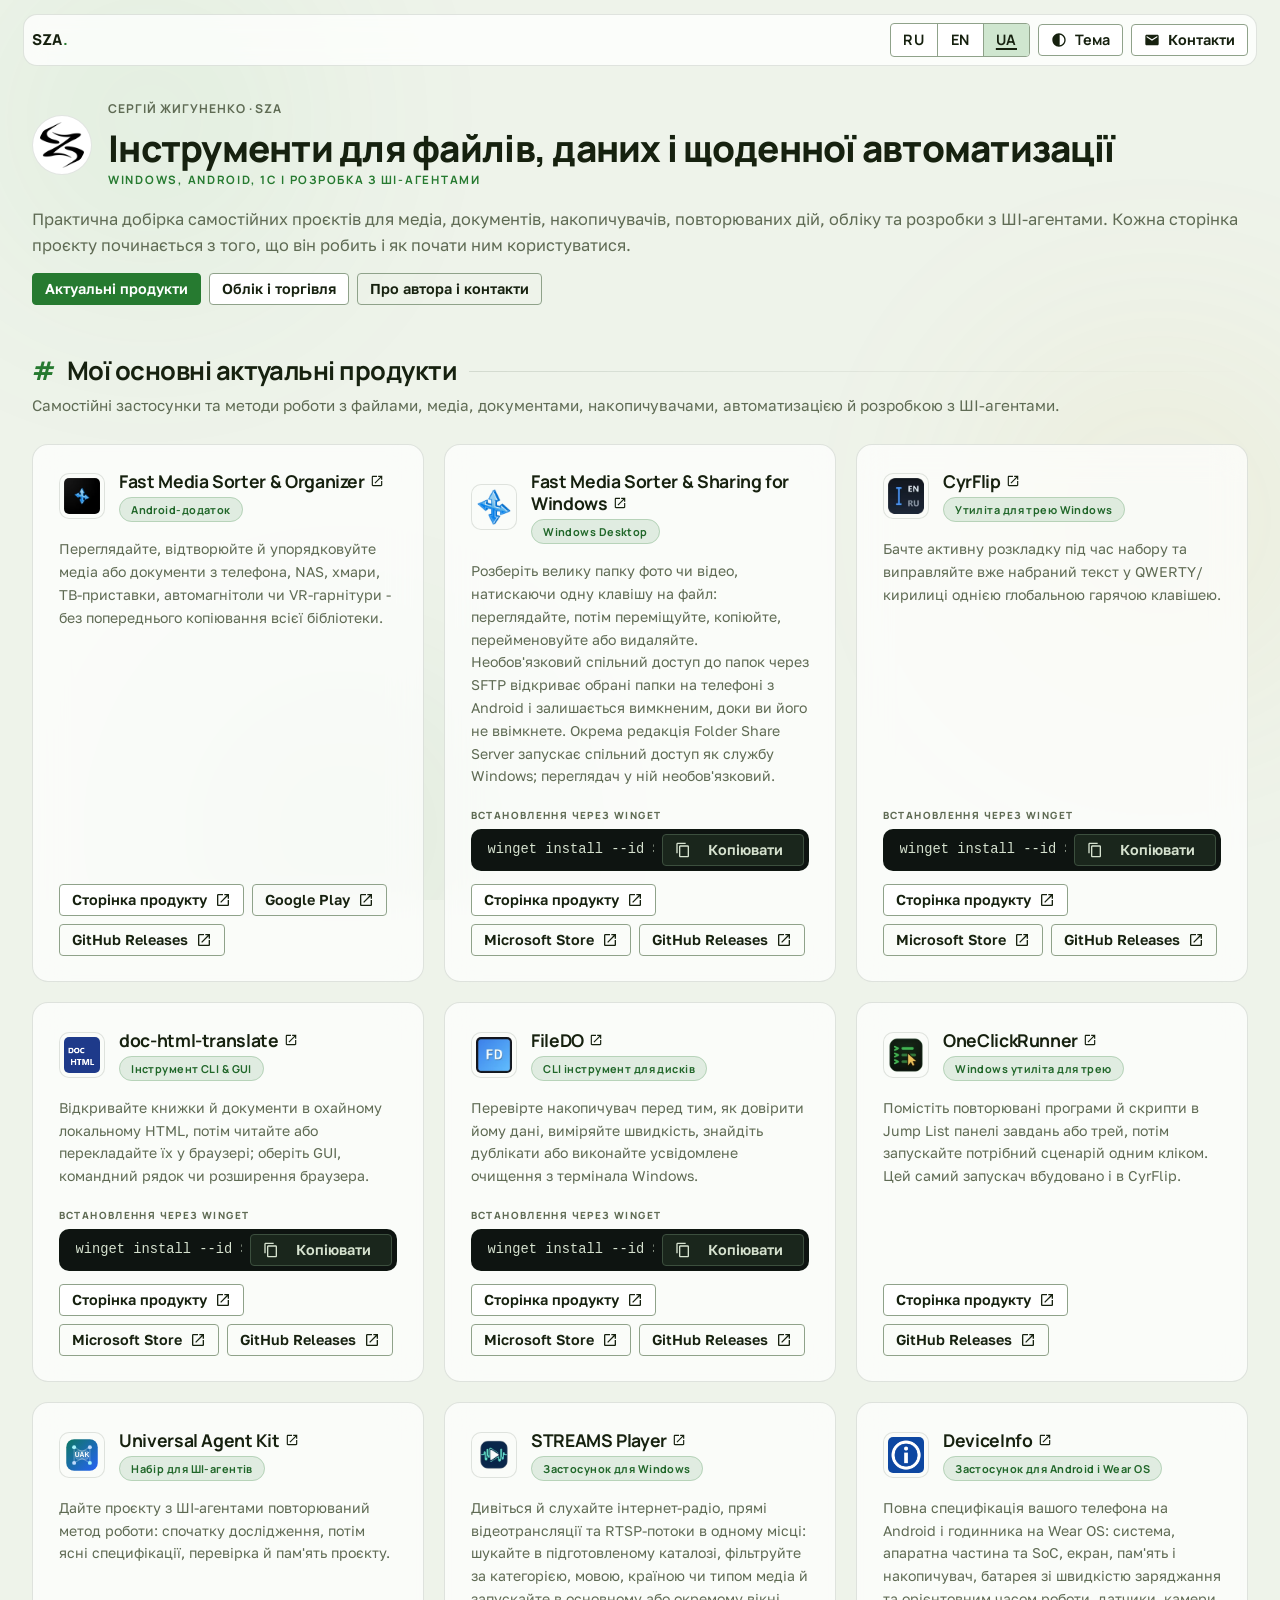
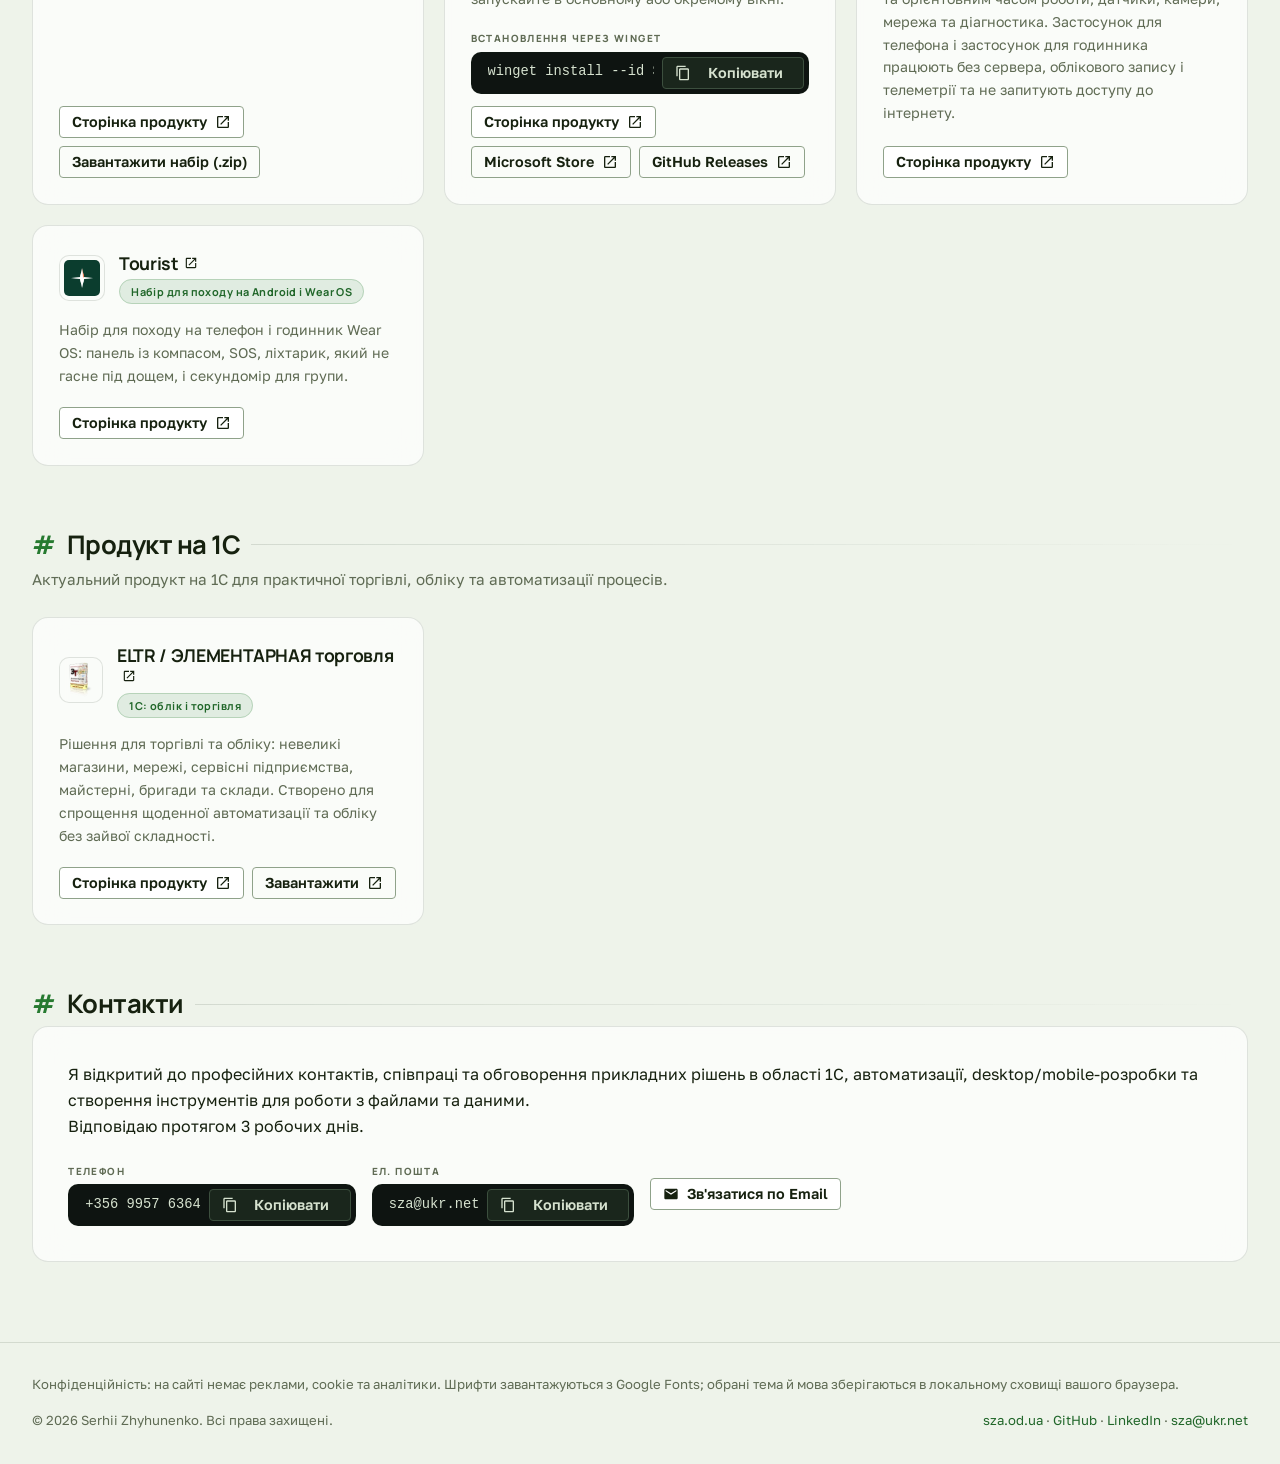
<file: uk/index.html>
<!DOCTYPE html>
<html lang="uk" data-lang="ua" data-theme="dark">
<head>
  <!-- Generated by tools/build-locales.ps1 from tools/hub/ - edit the source there and rebuild; never edit this file. -->
  <meta charset="UTF-8">
  <meta name="viewport" content="width=device-width, initial-scale=1.0">
  <meta name="theme-color" content="#0a0f0a">
  <title>SZA - практичні інструменти для файлів, даних і автоматизації</title>
  <meta name="description" content="Сергій Жигуненко (SZA): практичні інструменти для файлів, даних і щоденної автоматизації. Перегляньте актуальні проєкти для Windows, Android, 1С і розробки з ШІ-агентами.">
  <link rel="canonical" href="https://sza.od.ua/uk/">
  <link rel="alternate" hreflang="en" href="https://sza.od.ua/">
  <link rel="alternate" hreflang="uk" href="https://sza.od.ua/uk/">
  <link rel="alternate" hreflang="ru" href="https://sza.od.ua/ru/">
  <link rel="alternate" hreflang="x-default" href="https://sza.od.ua/">

  <!-- Open Graph / Twitter: static per locale page, the same strings as the title and description above. -->
  <meta property="og:type" content="website">
  <meta property="og:site_name" content="Serhii Zhyhunenko (SZA)">
  <meta property="og:title" content="SZA - практичні інструменти для файлів, даних і автоматизації">
  <meta property="og:description" content="Сергій Жигуненко (SZA): практичні інструменти для файлів, даних і щоденної автоматизації. Перегляньте актуальні проєкти для Windows, Android, 1С і розробки з ШІ-агентами.">
  <meta property="og:url" content="https://sza.od.ua/uk/">
  <meta property="og:image" content="https://sza.od.ua/assets/sza-hub-preview.png">
  <meta property="og:image:type" content="image/png">
  <meta property="og:image:width" content="1200">
  <meta property="og:image:height" content="630">
  <meta property="og:image:alt" content="Логотип SZA поруч із рядком «Practical tools for files, data, and automation» і адресою sza.od.ua">
  <meta property="og:locale" content="uk_UA">
  <meta property="og:locale:alternate" content="en_US">
  <meta property="og:locale:alternate" content="ru_RU">
  <meta name="twitter:card" content="summary_large_image">
  <meta name="twitter:title" content="SZA - практичні інструменти для файлів, даних і автоматизації">
  <meta name="twitter:description" content="Сергій Жигуненко (SZA): практичні інструменти для файлів, даних і щоденної автоматизації. Перегляньте актуальні проєкти для Windows, Android, 1С і розробки з ШІ-агентами.">
  <meta name="twitter:image" content="https://sza.od.ua/assets/sza-hub-preview.png">
  <meta name="twitter:image:alt" content="Логотип SZA поруч із рядком «Practical tools for files, data, and automation» і адресою sza.od.ua">

  <!-- Structured data: one @graph - WebSite, this WebPage, the Person, and the ItemList of the product pages.
       Each list item points at the product's own landing, which carries that product's SoftwareApplication. -->
  <script type="application/ld+json">
  {
    "@context": "https://schema.org",
    "@graph": [
      {
        "@type": "WebSite",
        "@id": "https://sza.od.ua/#website",
        "url": "https://sza.od.ua/",
        "name": "Serhii Zhyhunenko (SZA)",
        "inLanguage": [
          "en",
          "uk",
          "ru"
        ],
        "publisher": {
          "@id": "https://sza.od.ua/#person"
        }
      },
      {
        "@type": "WebPage",
        "@id": "https://sza.od.ua/uk/#webpage",
        "url": "https://sza.od.ua/uk/",
        "name": "SZA - практичні інструменти для файлів, даних і автоматизації",
        "description": "Сергій Жигуненко (SZA): практичні інструменти для файлів, даних і щоденної автоматизації. Перегляньте актуальні проєкти для Windows, Android, 1С і розробки з ШІ-агентами.",
        "inLanguage": "uk",
        "isPartOf": {
          "@id": "https://sza.od.ua/#website"
        },
        "about": {
          "@id": "https://sza.od.ua/#person"
        },
        "mainEntity": {
          "@id": "https://sza.od.ua/uk/#products"
        }
      },
      {
        "@type": "Person",
        "@id": "https://sza.od.ua/#person",
        "name": "Serhii Zhyhunenko",
        "alternateName": "SZA",
        "url": "https://sza.od.ua/",
        "image": "https://sza.od.ua/android-chrome-512x512.png",
        "email": "mailto:sza@ukr.net",
        "sameAs": [
          "https://github.com/SerZhyAle",
          "https://www.linkedin.com/in/serhii-zhyhunenko-a4600388/"
        ]
      },
      {
        "@type": "ItemList",
        "@id": "https://sza.od.ua/uk/#products",
        "name": "Мої основні актуальні продукти",
        "numberOfItems": 11,
        "itemListElement": [
          {
            "@type": "ListItem",
            "position": 1,
            "name": "Fast Media Sorter & Organizer",
            "url": "https://serzhyale.github.io/FastMediaSorter_mob_v2/"
          },
          {
            "@type": "ListItem",
            "position": 2,
            "name": "Fast Media Sorter & Sharing for Windows",
            "url": "https://serzhyale.github.io/FastMediaSorter_Lite/"
          },
          {
            "@type": "ListItem",
            "position": 3,
            "name": "CyrFlip",
            "url": "https://serzhyale.github.io/CyrFlip/"
          },
          {
            "@type": "ListItem",
            "position": 4,
            "name": "doc-html-translate",
            "url": "https://serzhyale.github.io/doc-html-translate/"
          },
          {
            "@type": "ListItem",
            "position": 5,
            "name": "FileDO",
            "url": "https://serzhyale.github.io/FileDO/"
          },
          {
            "@type": "ListItem",
            "position": 6,
            "name": "OneClickRunner",
            "url": "https://serzhyale.github.io/OneClickRunner/"
          },
          {
            "@type": "ListItem",
            "position": 7,
            "name": "Universal Agent Kit",
            "url": "https://serzhyale.github.io/universal-agent-kit/"
          },
          {
            "@type": "ListItem",
            "position": 8,
            "name": "STREAMS Player",
            "url": "https://serzhyale.github.io/StreamsPlayer/"
          },
          {
            "@type": "ListItem",
            "position": 9,
            "name": "DeviceInfo",
            "url": "https://serzhyale.github.io/DeviceInfo_Android/"
          },
          {
            "@type": "ListItem",
            "position": 10,
            "name": "Tourist",
            "url": "https://serzhyale.github.io/Tourist_Android/"
          },
          {
            "@type": "ListItem",
            "position": 11,
            "name": "ELTR / ЭЛЕМЕНТАРНАЯ торговля",
            "url": "https://eltr.od.ua/"
          }
        ]
      }
    ]
  }
  </script>

  <!-- Favicons -->
  <link rel="icon" href="../favicon.ico" sizes="any">
  <link rel="icon" type="image/png" sizes="32x32" href="../favicon-32x32.png">
  <link rel="icon" type="image/png" sizes="16x16" href="../favicon-16x16.png">
  <link rel="apple-touch-icon" sizes="180x180" href="../apple-touch-icon.png">
  <link rel="manifest" href="../site.webmanifest">

  <!-- Pre-paint: theme and input profile before first paint. The English root page also honours an explicit
       language choice - a valid ?lang= / ?l= query or a stored sza-lang - by forwarding to /ru/ or /uk/
       (PAGE-STYLE 3.7). It never forwards on navigator.language, so a crawler reads English here. -->
  <script>
  (function(){try{
    var d=document.documentElement,t=null;try{t=localStorage.getItem('sza-theme');}catch(e){}
    if(t!=='dark'&&t!=='light')t=matchMedia('(prefers-color-scheme: light)').matches?'light':'dark';
    d.setAttribute('data-theme',t);
    d.setAttribute('data-ui-profile',matchMedia('(pointer: coarse)').matches?'touch':'pointer');
    if(false){
      var ok=['ru','en','uk','ua'],p=new URLSearchParams(location.search),q=(p.get('lang')||'').toLowerCase();
      if(ok.indexOf(q)<0)q=(p.get('l')||'').toLowerCase();
      if(ok.indexOf(q)<0)q='';
      if(q==='uk')q='ua';
      var l=q;if(!l)try{l=localStorage.getItem('sza-lang');}catch(e){}
      if(l==='uk')l='ua';
      if(q)try{localStorage.setItem('sza-lang',q);}catch(e){}
      if(l==='ru'||l==='ua'){p.delete('lang');p.delete('l');var s=p.toString();
        location.replace((l==='ru'?'ru/':'uk/')+(location.protocol==='file:'?'index.html':'')+(s?'?'+s:'')+location.hash);}
    }
  }catch(e){}})();
  </script>

  <!-- Google Fonts -->
  <link rel="preconnect" href="https://fonts.googleapis.com">
  <link rel="preconnect" href="https://fonts.gstatic.com" crossorigin>
  <link href="https://fonts.googleapis.com/css2?family=Manrope:wght@400;500;600;700;800&family=Golos+Text:wght@400;500;600;700&display=swap" rel="stylesheet">

  <!-- SZA shared kit (Pine + Gold) -->
  <link rel="stylesheet" href="../kit/sza-kit.css">

  <style>
    /* ---- hub-specific (built on the kit) ---- */
    /* put the extra width to use: 4-up project grid on large monitors */
    @media(min-width:1360px){#github-projects .grid,.eltr-grid{grid-template-columns:repeat(4,minmax(0,1fr))}}
    /* a winget command in a copy box scrolls inside its card instead of widening the grid column */
    .proj-foot .copybox{min-width:0}
    .hero{text-align:left;padding:1.2rem 0}
    .hero-id{display:flex;align-items:center;gap:1rem;margin-bottom:1rem}
    .hero-id .av-text{min-width:0}
    .hero-id .av-text h1{font-size:clamp(1.7rem,4vw,2.3rem);margin:0;line-height:1.1}
    .hero-id .av-text .kicker{display:block;margin:.2rem 0 0}
    .hero .lead{margin:0 0 .9rem}
    .hero .eyebrow{display:block;color:var(--muted);font-family:var(--font-heading);font-size:.76rem;font-weight:700;letter-spacing:.08em;text-transform:uppercase;margin:0 0 .55rem}
    .hero .avatar{position:relative;width:60px;height:60px;margin:0;flex:none;border-radius:50%;background:var(--bg-2);border:1px solid var(--border);animation:logoIn .7s cubic-bezier(.34,1.2,.4,1) both, glow 3s 1s infinite alternate}
    .hero .avatar img{position:relative;width:100%;height:100%;border-radius:50%;object-fit:contain;padding:10%}
    @media(max-width:480px){.hero-id{gap:.75rem}.hero .avatar{width:48px;height:48px}.hero-id .av-text{flex:1 1 0}.hero-id .av-text h1{font-size:1.55rem}}
    /* white logo = direct variant (dark theme); invert just the logo to black for the light theme */
    html[data-theme="light"] .hero .avatar img{filter:invert(1)}
    @keyframes glow{from{box-shadow:0 0 9px rgba(63,185,80,.22)}to{box-shadow:0 0 22px rgba(63,185,80,.5)}}
    @keyframes logoIn{from{opacity:0;transform:scale(.7) translateY(4px)}to{opacity:1;transform:scale(1) translateY(0)}}
    .button-group{margin-top:.2rem}
    .section-title{display:flex;align-items:center;gap:.7rem;font-family:var(--font-heading);font-size:1.6rem;font-weight:700;margin-bottom:.4rem}
    .section-title .h{color:var(--acc)}
    .section-title::after{content:"";flex:1;height:1px;background:linear-gradient(90deg,var(--border),transparent)}
    .section-desc{color:var(--muted);max-width:none;font-size:.95rem;margin-bottom:1.6rem}
    .project-card{display:flex;flex-direction:column}
    .proj-head{display:flex;gap:.9rem;align-items:center;margin-bottom:1rem}
    .proj-head img{width:46px;height:46px;object-fit:contain;border-radius:10px;background:rgba(255,255,255,.03);border:1px solid var(--border);padding:4px}
    .proj-title{font-family:var(--font-heading);font-weight:700;font-size:1.1rem;line-height:1.25;margin-bottom:.25rem}
    .proj-title a{color:var(--text)}
    .proj-title a:hover,.proj-title a:focus-visible{color:var(--acc-strong);text-decoration:underline}
    .proj-title .gi-external{width:.8em;height:.8em;margin-left:.3em;vertical-align:baseline}
    .proj-desc{color:var(--muted);font-size:.88rem;flex-grow:1;margin-bottom:1.2rem}
    .proj-foot{margin-top:auto;display:flex;flex-direction:column;gap:.8rem}
    .proj-foot .cbx{min-width:0}
    .contact-card{text-align:left;padding:2.2rem}
    .contact-boxes{display:flex;flex-wrap:wrap;gap:1rem;justify-content:flex-start;align-items:center;margin:1.4rem 0 0}
    .contact-boxes .cbx{text-align:left}
    .cbx-label{font-family:var(--font-heading);font-size:.62rem;font-weight:800;text-transform:uppercase;letter-spacing:.14em;color:var(--muted);display:block;margin-bottom:.35rem}
    .privacy-note{font-size:.82rem;color:var(--muted);margin-bottom:1rem;line-height:1.45}
    /* phone (the kit's own 480 px breakpoint): the first product link sits inside the first screen. The platform line
       under the H1, the second intro sentence and the products subtitle restate text the page already carries (the
       card type labels, the first intro sentence), so they leave the phone page; the three hero commands stay
       (docs/UI_PROFILE.md V2, V6, V10). */
    @media(max-width:480px){
      .hero{padding:0 0 .25rem}
      .hero-id{margin-bottom:.6rem}
      .hero .eyebrow{margin-bottom:.35rem}
      .hero-id .av-text h1{font-size:1.4rem}
      .hero-id .av-text .kicker{display:none}
      .hero .lead{margin-bottom:.6rem}
      .hero .lead-more{display:none}
      #github-projects{padding-top:.75rem}
      #github-projects .section-title{font-size:1.35rem;margin-bottom:.75rem}
      #github-projects .section-desc{display:none}
      .project-card{padding:1rem}
    }
  </style>
</head>
<body>

  <!-- BACKGROUND -->
  <div class="bg-blobs"><div class="blob blob-1"></div><div class="blob blob-2"></div><div class="blob blob-3"></div></div>

  <!-- STICKY HEADER -->
  <header class="site-header">
    <span class="brand">SZA<span class="dot">.</span></span>
    <div class="seg" role="group" aria-label="Мова">
      <button type="button" data-lang="ru" lang="ru" aria-pressed="false" onclick="goLanguage('ru')">RU</button>
      <button type="button" data-lang="en" lang="en" aria-pressed="false" onclick="goLanguage('en')">EN</button>
      <button type="button" data-lang="ua" lang="uk" aria-pressed="true" onclick="goLanguage('ua')">UA</button>
    </div>
    <button type="button" class="theme-btn" id="themeBtn" aria-label="Увімкнути світлу тему" data-to-light="Увімкнути світлу тему" data-to-dark="Увімкнути темну тему" onclick="toggleTheme()"><span class="gi gi-theme" aria-hidden="true"></span><span>Тема</span></button>
    <a class="btn" href="mailto:sza@ukr.net"><span class="gi gi-email" aria-hidden="true"></span><span>Контакти</span></a>
  </header>

  <div class="container">

    <!-- HERO -->
    <header class="hero">
      <div class="hero-id">
        <div class="avatar"><img src="../assets/sz18_out_800x800_white_on_transp.webp" alt="Логотип SZA" width="60" height="60"></div>
        <div class="av-text">
          <span class="eyebrow">Сергій Жигуненко · SZA</span>
          <h1>Інструменти для файлів, даних і щоденної автоматизації</h1>
          <span class="kicker">Windows, Android, 1С і розробка з ШІ-агентами</span>
        </div>
      </div>
      <p class="lead">Практична добірка самостійних проєктів для медіа, документів, накопичувачів, повторюваних дій, обліку та розробки з ШІ-агентами.<span class="lead-more"> Кожна сторінка проєкту починається з того, що він робить і як почати ним користуватися.</span></p>
      <div class="button-group btn-row">
        <a href="#github-projects" class="btn btn-primary">Актуальні продукти</a>
        <a href="#1c-projects" class="btn">Облік і торгівля</a>
        <a href="#contacts" class="btn btn-ghost">Про автора і контакти</a>
      </div>
    </header>

    <!-- PRODUCTS (cards rendered from tools/hub/products.json) -->
    <section class="section" id="github-projects">
      <h2 class="section-title"><span class="h" aria-hidden="true">#</span> <span>Мої основні актуальні продукти</span></h2>
      <p class="section-desc">Самостійні застосунки та методи роботи з файлами, медіа, документами, накопичувачами, автоматизацією й розробкою з ШІ-агентами.</p>
      <div class="grid">
        <article class="card project-card">
          <div class="proj-head">
            <img src="../assets/fms_mob.webp" alt="Значок Fast Media Sorter &amp; Organizer" width="46" height="46" loading="lazy" decoding="async">
            <div><h3 class="proj-title"><a href="https://serzhyale.github.io/FastMediaSorter_mob_v2/index-uk.html" target="_blank" rel="noopener">Fast Media Sorter &amp; Organizer<span class="gi gi-external" aria-hidden="true"></span><span class="sr">, Відкрити в новому вікні</span></a></h3><span class="pill">Android-додаток</span></div>
          </div>
          <p class="proj-desc">Переглядайте, відтворюйте й упорядковуйте медіа або документи з телефона, NAS, хмари, ТВ-приставки, автомагнітоли чи VR-гарнітури - без попереднього копіювання всієї бібліотеки.</p>
          <div class="proj-foot">
            <div class="btn-row">
              <a href="https://serzhyale.github.io/FastMediaSorter_mob_v2/index-uk.html" class="btn" target="_blank" rel="noopener noreferrer"><span>Сторінка продукту</span><span class="sr"> - Fast Media Sorter &amp; Organizer</span><span class="gi gi-external" aria-hidden="true"></span><span class="sr">, Відкрити в новому вікні</span></a>
              <a href="https://play.google.com/store/apps/details?id=com.sza.fastmediasorter" class="btn btn-ghost" target="_blank" rel="noopener noreferrer"><span>Google Play</span><span class="sr"> - Fast Media Sorter &amp; Organizer</span><span class="gi gi-external" aria-hidden="true"></span><span class="sr">, Відкрити в новому вікні</span></a>
              <a href="https://github.com/SerZhyAle/FastMediaSorter_mob_v2/releases/latest" class="btn btn-ghost" target="_blank" rel="noopener noreferrer"><span>GitHub Releases</span><span class="sr"> - Fast Media Sorter &amp; Organizer</span><span class="gi gi-external" aria-hidden="true"></span><span class="sr">, Відкрити в новому вікні</span></a>
            </div>
          </div>
        </article>
        <article class="card project-card">
          <div class="proj-head">
            <img src="../assets/fms_lite.webp" alt="Значок Fast Media Sorter &amp; Sharing for Windows" width="46" height="46" loading="lazy" decoding="async">
            <div><h3 class="proj-title"><a href="https://serzhyale.github.io/FastMediaSorter_Lite/lang/uk/" target="_blank" rel="noopener">Fast Media Sorter &amp; Sharing for Windows<span class="gi gi-external" aria-hidden="true"></span><span class="sr">, Відкрити в новому вікні</span></a></h3><span class="pill">Windows Desktop</span></div>
          </div>
          <p class="proj-desc">Розберіть велику папку фото чи відео, натискаючи одну клавішу на файл: переглядайте, потім переміщуйте, копіюйте, перейменовуйте або видаляйте. Необов'язковий спільний доступ до папок через SFTP відкриває обрані папки на телефоні з Android і залишається вимкненим, доки ви його не ввімкнете. Окрема редакція Folder Share Server запускає спільний доступ як службу Windows; переглядач у ній необов'язковий.</p>
          <div class="proj-foot">
            <div class="cbx"><span class="cbx-label" id="wg-fms-windows">Встановлення через winget</span><div class="copybox"><span class="cb-text">winget install --id SerZhyAle.FastMediaSorter -e</span><button type="button" class="copy" aria-describedby="wg-fms-windows" data-copy="winget install --id SerZhyAle.FastMediaSorter -e"><span class="gi gi-copy" aria-hidden="true"></span><span class="cl"><span class="cl-idle">Копіювати</span><span class="cl-done">Скопійовано</span></span></button></div></div>
            <div class="btn-row">
              <a href="https://serzhyale.github.io/FastMediaSorter_Lite/lang/uk/" class="btn" target="_blank" rel="noopener noreferrer"><span>Сторінка продукту</span><span class="sr"> - Fast Media Sorter &amp; Sharing for Windows</span><span class="gi gi-external" aria-hidden="true"></span><span class="sr">, Відкрити в новому вікні</span></a>
              <a href="https://apps.microsoft.com/detail/9N59Z73WZ53C" class="btn btn-ghost" target="_blank" rel="noopener noreferrer"><span>Microsoft Store</span><span class="sr"> - Fast Media Sorter &amp; Sharing for Windows</span><span class="gi gi-external" aria-hidden="true"></span><span class="sr">, Відкрити в новому вікні</span></a>
              <a href="https://github.com/SerZhyAle/FastMediaSorter_Lite/releases/latest" class="btn btn-ghost" target="_blank" rel="noopener noreferrer"><span>GitHub Releases</span><span class="sr"> - Fast Media Sorter &amp; Sharing for Windows</span><span class="gi gi-external" aria-hidden="true"></span><span class="sr">, Відкрити в новому вікні</span></a>
            </div>
          </div>
        </article>
        <article class="card project-card">
          <div class="proj-head">
            <img src="../assets/cyrflip.webp" alt="Значок CyrFlip" width="46" height="46" loading="lazy" decoding="async">
            <div><h3 class="proj-title"><a href="https://serzhyale.github.io/CyrFlip/" target="_blank" rel="noopener">CyrFlip<span class="gi gi-external" aria-hidden="true"></span><span class="sr">, Відкрити в новому вікні</span></a></h3><span class="pill">Утиліта для трею Windows</span></div>
          </div>
          <p class="proj-desc">Бачте активну розкладку під час набору та виправляйте вже набраний текст у QWERTY/кирилиці однією глобальною гарячою клавішею.</p>
          <div class="proj-foot">
            <div class="cbx"><span class="cbx-label" id="wg-cyrflip">Встановлення через winget</span><div class="copybox"><span class="cb-text">winget install --id SerZhyAle.CyrFlip -e</span><button type="button" class="copy" aria-describedby="wg-cyrflip" data-copy="winget install --id SerZhyAle.CyrFlip -e"><span class="gi gi-copy" aria-hidden="true"></span><span class="cl"><span class="cl-idle">Копіювати</span><span class="cl-done">Скопійовано</span></span></button></div></div>
            <div class="btn-row">
              <a href="https://serzhyale.github.io/CyrFlip/" class="btn" target="_blank" rel="noopener noreferrer"><span>Сторінка продукту</span><span class="sr"> - CyrFlip</span><span class="gi gi-external" aria-hidden="true"></span><span class="sr">, Відкрити в новому вікні</span></a>
              <a href="https://apps.microsoft.com/detail/9NB4W41NGQJ4" class="btn btn-ghost" target="_blank" rel="noopener noreferrer"><span>Microsoft Store</span><span class="sr"> - CyrFlip</span><span class="gi gi-external" aria-hidden="true"></span><span class="sr">, Відкрити в новому вікні</span></a>
              <a href="https://github.com/SerZhyAle/CyrFlip/releases/latest" class="btn btn-ghost" target="_blank" rel="noopener noreferrer"><span>GitHub Releases</span><span class="sr"> - CyrFlip</span><span class="gi gi-external" aria-hidden="true"></span><span class="sr">, Відкрити в новому вікні</span></a>
            </div>
          </div>
        </article>
        <article class="card project-card">
          <div class="proj-head">
            <img src="../assets/doc_translate.ico" alt="Значок doc-html-translate" width="46" height="46" loading="lazy" decoding="async">
            <div><h3 class="proj-title"><a href="https://serzhyale.github.io/doc-html-translate/?lang=uk" target="_blank" rel="noopener">doc-html-translate<span class="gi gi-external" aria-hidden="true"></span><span class="sr">, Відкрити в новому вікні</span></a></h3><span class="pill">Інструмент CLI &amp; GUI</span></div>
          </div>
          <p class="proj-desc">Відкривайте книжки й документи в охайному локальному HTML, потім читайте або перекладайте їх у браузері; оберіть GUI, командний рядок чи розширення браузера.</p>
          <div class="proj-foot">
            <div class="cbx"><span class="cbx-label" id="wg-doc-html-translate">Встановлення через winget</span><div class="copybox"><span class="cb-text">winget install --id SerZhyAle.DocHtmlTranslate -e</span><button type="button" class="copy" aria-describedby="wg-doc-html-translate" data-copy="winget install --id SerZhyAle.DocHtmlTranslate -e"><span class="gi gi-copy" aria-hidden="true"></span><span class="cl"><span class="cl-idle">Копіювати</span><span class="cl-done">Скопійовано</span></span></button></div></div>
            <div class="btn-row">
              <a href="https://serzhyale.github.io/doc-html-translate/?lang=uk" class="btn" target="_blank" rel="noopener noreferrer"><span>Сторінка продукту</span><span class="sr"> - doc-html-translate</span><span class="gi gi-external" aria-hidden="true"></span><span class="sr">, Відкрити в новому вікні</span></a>
              <a href="https://apps.microsoft.com/detail/9PMHSWQPR6V1" class="btn btn-ghost" target="_blank" rel="noopener noreferrer"><span>Microsoft Store</span><span class="sr"> - doc-html-translate</span><span class="gi gi-external" aria-hidden="true"></span><span class="sr">, Відкрити в новому вікні</span></a>
              <a href="https://github.com/SerZhyAle/doc-html-translate/releases/latest" class="btn btn-ghost" target="_blank" rel="noopener noreferrer"><span>GitHub Releases</span><span class="sr"> - doc-html-translate</span><span class="gi gi-external" aria-hidden="true"></span><span class="sr">, Відкрити в новому вікні</span></a>
            </div>
          </div>
        </article>
        <article class="card project-card">
          <div class="proj-head">
            <img src="../assets/filedo.webp" alt="Значок FileDO" width="46" height="46" loading="lazy" decoding="async">
            <div><h3 class="proj-title"><a href="https://serzhyale.github.io/FileDO/" target="_blank" rel="noopener">FileDO<span class="gi gi-external" aria-hidden="true"></span><span class="sr">, Відкрити в новому вікні</span></a></h3><span class="pill">CLI інструмент для дисків</span></div>
          </div>
          <p class="proj-desc">Перевірте накопичувач перед тим, як довірити йому дані, виміряйте швидкість, знайдіть дублікати або виконайте усвідомлене очищення з термінала Windows.</p>
          <div class="proj-foot">
            <div class="cbx"><span class="cbx-label" id="wg-filedo">Встановлення через winget</span><div class="copybox"><span class="cb-text">winget install --id SerZhyAle.FileDO -e</span><button type="button" class="copy" aria-describedby="wg-filedo" data-copy="winget install --id SerZhyAle.FileDO -e"><span class="gi gi-copy" aria-hidden="true"></span><span class="cl"><span class="cl-idle">Копіювати</span><span class="cl-done">Скопійовано</span></span></button></div></div>
            <div class="btn-row">
              <a href="https://serzhyale.github.io/FileDO/" class="btn" target="_blank" rel="noopener noreferrer"><span>Сторінка продукту</span><span class="sr"> - FileDO</span><span class="gi gi-external" aria-hidden="true"></span><span class="sr">, Відкрити в новому вікні</span></a>
              <a href="https://apps.microsoft.com/detail/9PH1LPCMRG83" class="btn btn-ghost" target="_blank" rel="noopener noreferrer"><span>Microsoft Store</span><span class="sr"> - FileDO</span><span class="gi gi-external" aria-hidden="true"></span><span class="sr">, Відкрити в новому вікні</span></a>
              <a href="https://github.com/SerZhyAle/FileDO/releases/latest" class="btn btn-ghost" target="_blank" rel="noopener noreferrer"><span>GitHub Releases</span><span class="sr"> - FileDO</span><span class="gi gi-external" aria-hidden="true"></span><span class="sr">, Відкрити в новому вікні</span></a>
            </div>
          </div>
        </article>
        <article class="card project-card">
          <div class="proj-head">
            <img src="../assets/oneclickrunner.webp" alt="Значок OneClickRunner" width="46" height="46" loading="lazy" decoding="async">
            <div><h3 class="proj-title"><a href="https://serzhyale.github.io/OneClickRunner/" target="_blank" rel="noopener">OneClickRunner<span class="gi gi-external" aria-hidden="true"></span><span class="sr">, Відкрити в новому вікні</span></a></h3><span class="pill">Windows утиліта для трею</span></div>
          </div>
          <p class="proj-desc">Помістіть повторювані програми й скрипти в Jump List панелі завдань або трей, потім запускайте потрібний сценарій одним кліком. Цей самий запускач вбудовано і в CyrFlip.</p>
          <div class="proj-foot">
            <div class="btn-row">
              <a href="https://serzhyale.github.io/OneClickRunner/" class="btn" target="_blank" rel="noopener noreferrer"><span>Сторінка продукту</span><span class="sr"> - OneClickRunner</span><span class="gi gi-external" aria-hidden="true"></span><span class="sr">, Відкрити в новому вікні</span></a>
              <a href="https://github.com/SerZhyAle/OneClickRunner/releases/latest" class="btn btn-ghost" target="_blank" rel="noopener noreferrer"><span>GitHub Releases</span><span class="sr"> - OneClickRunner</span><span class="gi gi-external" aria-hidden="true"></span><span class="sr">, Відкрити в новому вікні</span></a>
            </div>
          </div>
        </article>
        <article class="card project-card">
          <div class="proj-head">
            <img src="../assets/universal_agent_kit.svg" alt="Значок Universal Agent Kit" width="46" height="46" loading="lazy" decoding="async">
            <div><h3 class="proj-title"><a href="https://serzhyale.github.io/universal-agent-kit/" target="_blank" rel="noopener">Universal Agent Kit<span class="gi gi-external" aria-hidden="true"></span><span class="sr">, Відкрити в новому вікні</span></a></h3><span class="pill">Набір для ШІ-агентів</span></div>
          </div>
          <p class="proj-desc">Дайте проєкту з ШІ-агентами повторюваний метод роботи: спочатку дослідження, потім ясні специфікації, перевірка й пам'ять проєкту.</p>
          <div class="proj-foot">
            <div class="btn-row">
              <a href="https://serzhyale.github.io/universal-agent-kit/" class="btn" target="_blank" rel="noopener noreferrer"><span>Сторінка продукту</span><span class="sr"> - Universal Agent Kit</span><span class="gi gi-external" aria-hidden="true"></span><span class="sr">, Відкрити в новому вікні</span></a>
              <a href="https://serzhyale.github.io/universal-agent-kit/universal-agent-kit.zip" class="btn btn-ghost"><span>Завантажити набір (.zip)</span><span class="sr"> - Universal Agent Kit</span></a>
            </div>
          </div>
        </article>
        <article class="card project-card">
          <div class="proj-head">
            <img src="../assets/streamsplayer.webp" alt="Значок STREAMS Player" width="46" height="46" loading="lazy" decoding="async">
            <div><h3 class="proj-title"><a href="https://serzhyale.github.io/StreamsPlayer/uk/" target="_blank" rel="noopener">STREAMS Player<span class="gi gi-external" aria-hidden="true"></span><span class="sr">, Відкрити в новому вікні</span></a></h3><span class="pill">Застосунок для Windows</span></div>
          </div>
          <p class="proj-desc">Дивіться й слухайте інтернет-радіо, прямі відеотрансляції та RTSP-потоки в одному місці: шукайте в підготовленому каталозі, фільтруйте за категорією, мовою, країною чи типом медіа й запускайте в основному або окремому вікні.</p>
          <div class="proj-foot">
            <div class="cbx"><span class="cbx-label" id="wg-streams-player">Встановлення через winget</span><div class="copybox"><span class="cb-text">winget install --id SerZhyAle.StreamsPlayer -e</span><button type="button" class="copy" aria-describedby="wg-streams-player" data-copy="winget install --id SerZhyAle.StreamsPlayer -e"><span class="gi gi-copy" aria-hidden="true"></span><span class="cl"><span class="cl-idle">Копіювати</span><span class="cl-done">Скопійовано</span></span></button></div></div>
            <div class="btn-row">
              <a href="https://serzhyale.github.io/StreamsPlayer/uk/" class="btn" target="_blank" rel="noopener noreferrer"><span>Сторінка продукту</span><span class="sr"> - STREAMS Player</span><span class="gi gi-external" aria-hidden="true"></span><span class="sr">, Відкрити в новому вікні</span></a>
              <a href="https://apps.microsoft.com/detail/9NBTD5SXB8TB" class="btn btn-ghost" target="_blank" rel="noopener noreferrer"><span>Microsoft Store</span><span class="sr"> - STREAMS Player</span><span class="gi gi-external" aria-hidden="true"></span><span class="sr">, Відкрити в новому вікні</span></a>
              <a href="https://github.com/SerZhyAle/StreamsPlayer/releases/latest" class="btn btn-ghost" target="_blank" rel="noopener noreferrer"><span>GitHub Releases</span><span class="sr"> - STREAMS Player</span><span class="gi gi-external" aria-hidden="true"></span><span class="sr">, Відкрити в новому вікні</span></a>
            </div>
          </div>
        </article>
        <article class="card project-card">
          <div class="proj-head">
            <img src="../assets/deviceinfo.png" alt="Значок DeviceInfo" width="46" height="46" loading="lazy" decoding="async">
            <div><h3 class="proj-title"><a href="https://serzhyale.github.io/DeviceInfo_Android/uk/" target="_blank" rel="noopener">DeviceInfo<span class="gi gi-external" aria-hidden="true"></span><span class="sr">, Відкрити в новому вікні</span></a></h3><span class="pill">Застосунок для Android і Wear OS</span></div>
          </div>
          <p class="proj-desc">Повна специфікація вашого телефона на Android і годинника на Wear OS: система, апаратна частина та SoC, екран, пам'ять і накопичувач, батарея зі швидкістю заряджання та орієнтовним часом роботи, датчики, камери, мережа та діагностика. Застосунок для телефона і застосунок для годинника працюють без сервера, облікового запису і телеметрії та не запитують доступу до інтернету.</p>
          <div class="proj-foot">
            <div class="btn-row">
              <a href="https://serzhyale.github.io/DeviceInfo_Android/uk/" class="btn" target="_blank" rel="noopener noreferrer"><span>Сторінка продукту</span><span class="sr"> - DeviceInfo</span><span class="gi gi-external" aria-hidden="true"></span><span class="sr">, Відкрити в новому вікні</span></a>
            </div>
          </div>
        </article>
        <article class="card project-card">
          <div class="proj-head">
            <img src="../assets/tourist.png" alt="Значок Tourist" width="46" height="46" loading="lazy" decoding="async">
            <div><h3 class="proj-title"><a href="https://serzhyale.github.io/Tourist_Android/uk/" target="_blank" rel="noopener">Tourist<span class="gi gi-external" aria-hidden="true"></span><span class="sr">, Відкрити в новому вікні</span></a></h3><span class="pill">Набір для походу на Android і Wear OS</span></div>
          </div>
          <p class="proj-desc">Набір для походу на телефон і годинник Wear OS: панель із компасом, SOS, ліхтарик, який не гасне під дощем, і секундомір для групи.</p>
          <div class="proj-foot">
            <div class="btn-row">
              <a href="https://serzhyale.github.io/Tourist_Android/uk/" class="btn" target="_blank" rel="noopener noreferrer"><span>Сторінка продукту</span><span class="sr"> - Tourist</span><span class="gi gi-external" aria-hidden="true"></span><span class="sr">, Відкрити в новому вікні</span></a>
            </div>
          </div>
        </article>
      </div>
    </section>

    <!-- 1C / ELTR -->
    <section class="section" id="1c-projects">
      <h2 class="section-title"><span class="h" aria-hidden="true">#</span> <span>Продукт на 1С</span></h2>
      <p class="section-desc">Актуальний продукт на 1С для практичної торгівлі, обліку та автоматизації процесів.</p>
      <div class="grid eltr-grid">
        <article class="card project-card">
          <div class="proj-head">
            <img src="../assets/eltr.webp" alt="ELTR / Элементарная Торговля" width="46" height="46" loading="lazy" decoding="async">
            <div><h3 class="proj-title"><a href="https://eltr.od.ua/" target="_blank" rel="noopener">ELTR / ЭЛЕМЕНТАРНАЯ торговля<span class="gi gi-external" aria-hidden="true"></span><span class="sr">, Відкрити в новому вікні</span></a></h3><span class="pill">1С: облік і торгівля</span></div>
          </div>
          <p class="proj-desc">Рішення для торгівлі та обліку: невеликі магазини, мережі, сервісні підприємства, майстерні, бригади та склади. Створено для спрощення щоденної автоматизації та обліку без зайвої складності.</p>
          <div class="proj-foot">
            <div class="btn-row">
              <a href="https://eltr.od.ua/" class="btn" target="_blank" rel="noopener noreferrer"><span>Сторінка продукту</span><span class="sr"> - ELTR / ЭЛЕМЕНТАРНАЯ торговля</span><span class="gi gi-external" aria-hidden="true"></span><span class="sr">, Відкрити в новому вікні</span></a>
              <a href="https://eltr.od.ua/site/elementarytrade/skacat" class="btn btn-ghost" target="_blank" rel="noopener noreferrer"><span>Завантажити</span><span class="sr"> - ELTR / ЭЛЕМЕНТАРНАЯ торговля</span><span class="gi gi-external" aria-hidden="true"></span><span class="sr">, Відкрити в новому вікні</span></a>
            </div>
          </div>
        </article>
      </div>
    </section>

    <!-- CONTACT -->
    <section class="section" id="contacts">
      <h2 class="section-title"><span class="h" aria-hidden="true">#</span> <span>Контакти</span></h2>
      <div class="card contact-card">
        <p class="lead">Я відкритий до професійних контактів, співпраці та обговорення прикладних рішень в області 1С, автоматизації, desktop/mobile-розробки та створення інструментів для роботи з файлами та даними.</p>
        <p>Відповідаю протягом 3 робочих днів.</p>
        <div class="contact-boxes">
          <div class="cbx">
            <span class="cbx-label" id="lbl-phone">Телефон</span>
            <div class="copybox"><span class="cb-text">+356 9957 6364</span><button type="button" class="copy" aria-describedby="lbl-phone" data-copy="+356 9957 6364"><span class="gi gi-copy" aria-hidden="true"></span><span class="cl"><span class="cl-idle">Копіювати</span><span class="cl-done">Скопійовано</span></span></button></div>
          </div>
          <div class="cbx">
            <span class="cbx-label" id="lbl-email">Ел. пошта</span>
            <div class="copybox"><span class="cb-text">sza@ukr.net</span><button type="button" class="copy" aria-describedby="lbl-email" data-copy="sza@ukr.net"><span class="gi gi-copy" aria-hidden="true"></span><span class="cl"><span class="cl-idle">Копіювати</span><span class="cl-done">Скопійовано</span></span></button></div>
          </div>
          <a href="mailto:sza@ukr.net" class="btn">
            <span class="gi gi-email" aria-hidden="true"></span><span>Зв'язатися по Email</span>
          </a>
        </div>
      </div>
    </section>

  </div>

  <!-- FOOTER -->
  <footer class="site-footer">
    <div class="container">
      <p class="privacy-note">Конфіденційність: на сайті немає реклами, cookie та аналітики. Шрифти завантажуються з Google Fonts; обрані тема й мова зберігаються в локальному сховищі вашого браузера.</p>
      <div class="footer-bottom">
        <span>&copy; 2026 Serhii Zhyhunenko. <span>Всі права захищені.</span></span>
        <span><a href="https://sza.od.ua">sza.od.ua</a> · <a href="https://github.com/SerZhyAle" target="_blank" rel="noopener noreferrer">GitHub</a> · <a href="https://www.linkedin.com/in/serhii-zhyhunenko-a4600388/" target="_blank" rel="noopener noreferrer">LinkedIn</a> · <a href="mailto:sza@ukr.net">sza@ukr.net</a></span>
      </div>
    </div>
  </footer>

  <button type="button" class="to-top" id="toTop" aria-label="На початок сторінки" title="На початок сторінки" onclick="window.scrollTo({top:0,behavior:'smooth'})"><span class="gi gi-top" aria-hidden="true"></span></button>
  <span class="sr" role="status" aria-live="polite" id="copyStatus"></span>

  <script>
    var HUB_ROOT='../';

    function setMeta(t){var m=document.querySelector('meta[name=theme-color]');if(m)m.content=(t==='light')?'#eef3ea':'#0a0f0a';}
    function setThemeButtonLabel(){
      var b=document.getElementById('themeBtn');
      if(!b)return;
      var theme=document.documentElement.getAttribute('data-theme')||'dark';
      b.setAttribute('aria-label',b.getAttribute(theme==='light'?'data-to-dark':'data-to-light'));
    }

    function toggleTheme(){
      var next=document.documentElement.getAttribute('data-theme')==='light'?'dark':'light';
      document.documentElement.setAttribute('data-theme',next);
      try{localStorage.setItem('sza-theme',next);}catch(e){}
      setMeta(next);
      setThemeButtonLabel();
    }

    /* A choice is stored (sza-lang keeps ru / en / ua) and then opens that locale's own page. */
    function goLanguage(k){
      if(k==='uk')k='ua';
      if(k!=='ru'&&k!=='en'&&k!=='ua')return;
      try{localStorage.setItem('sza-lang',k);}catch(e){}
      if(document.documentElement.getAttribute('data-lang')===k)return;
      var to=HUB_ROOT+(k==='ru'?'ru/':k==='ua'?'uk/':'');
      if(location.protocol==='file:')to+='index.html';else if(!to)to='./';
      location.href=to+location.hash;
    }

    function wireCopy(){
      document.querySelectorAll('.copy').forEach(function(b){
        b.addEventListener('click',function(){
          var txt=b.getAttribute('data-copy')||'';
          var done=function(){ b.classList.add('done');
            var s=document.getElementById('copyStatus'),w=b.querySelector('.cl-done');
            if(s){ s.textContent=''; setTimeout(function(){ s.textContent=w?w.textContent:''; },30); }
            setTimeout(function(){ b.classList.remove('done'); },1600); };
          if(navigator.clipboard&&navigator.clipboard.writeText){ navigator.clipboard.writeText(txt).then(done).catch(done); }
          else{ var t=document.createElement('textarea'); t.value=txt; document.body.appendChild(t); t.select();
            try{document.execCommand('copy');}catch(e){} document.body.removeChild(t); done(); }
        });
      });
    }

    document.addEventListener('DOMContentLoaded',function(){
      setMeta(document.documentElement.getAttribute('data-theme')||'dark');
      setThemeButtonLabel();
      wireCopy();
      var tt=document.getElementById('toTop');
      window.addEventListener('scroll',function(){ tt.classList.toggle('show', window.scrollY>600); });
    });
  </script>
</body>
</html>
</file>
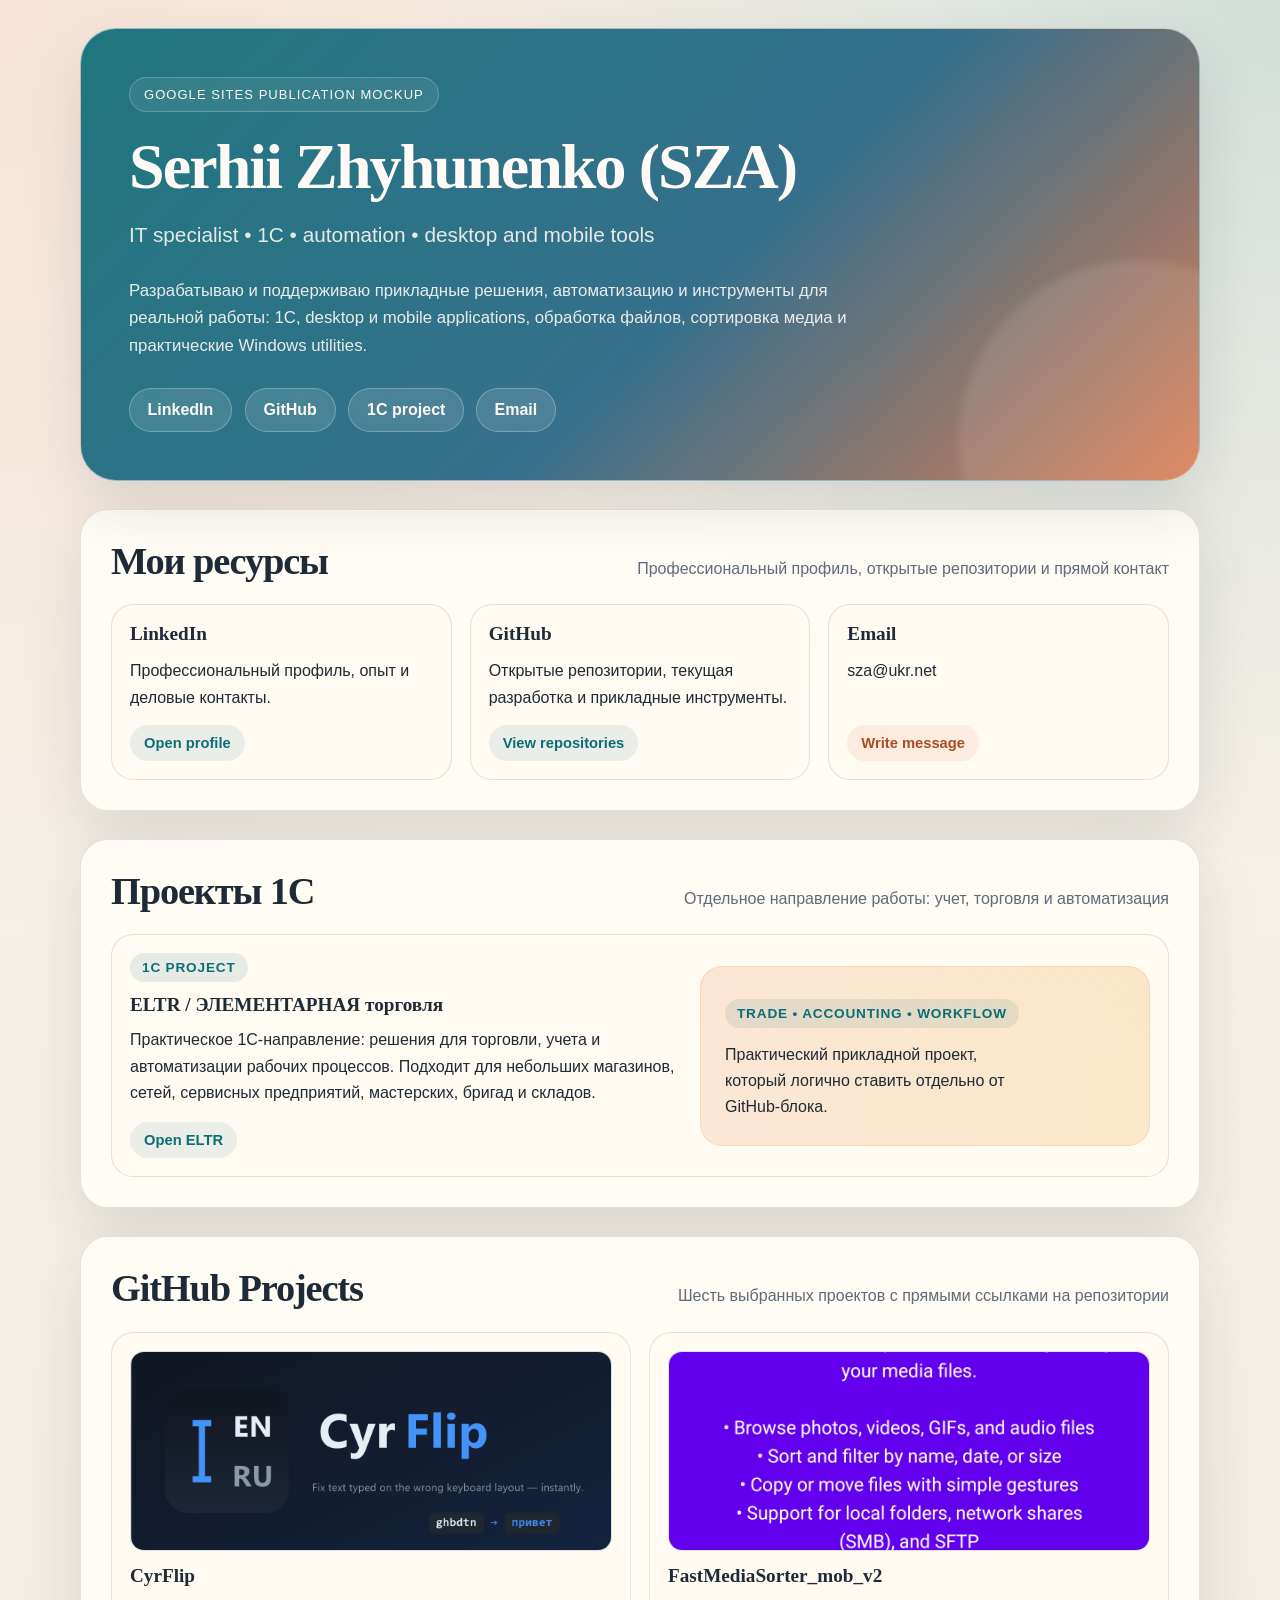
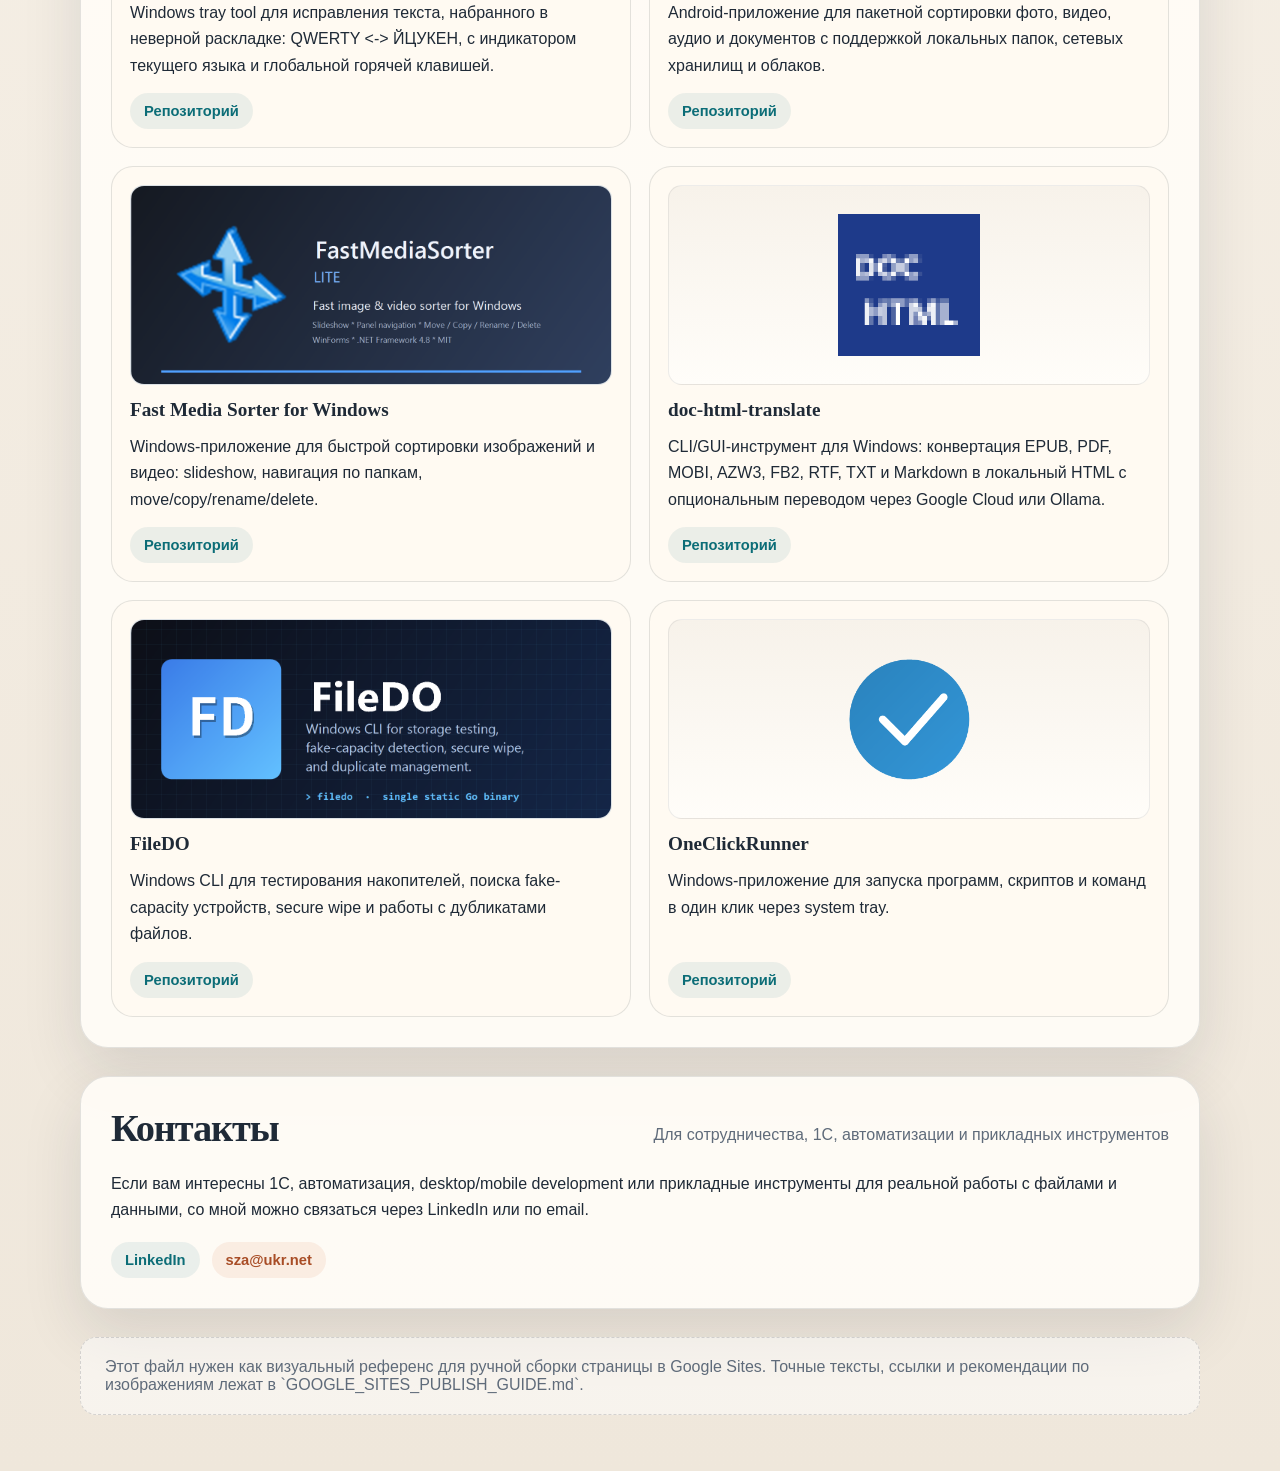
<file: google-sites-publish/mockup.html>
<!doctype html>
<html lang="ru">
<head>
  <meta charset="utf-8">
  <meta name="viewport" content="width=device-width, initial-scale=1">
  <title>Google Sites Publish Mockup</title>
  <style>
    :root {
      --bg: #f4efe6;
      --surface: rgba(255, 252, 247, 0.92);
      --surface-strong: #fffaf2;
      --ink: #1f2a37;
      --muted: #5f6b7a;
      --line: rgba(31, 42, 55, 0.12);
      --brand: #0c6d77;
      --brand-2: #d96c3b;
      --accent: #f0bc5e;
      --shadow: 0 24px 60px rgba(31, 42, 55, 0.12);
      --radius-xl: 28px;
      --radius-lg: 22px;
      --radius-md: 16px;
      --content: 1120px;
    }

    * {
      box-sizing: border-box;
    }

    body {
      margin: 0;
      color: var(--ink);
      font-family: "Segoe UI", "Aptos", sans-serif;
      background:
        radial-gradient(circle at top left, rgba(217, 108, 59, 0.12), transparent 28%),
        radial-gradient(circle at top right, rgba(12, 109, 119, 0.16), transparent 26%),
        linear-gradient(180deg, #f9f4ec 0%, #efe7db 100%);
    }

    h1, h2, h3 {
      margin: 0;
      font-family: Georgia, "Times New Roman", serif;
      line-height: 1.1;
    }

    p {
      margin: 0;
      line-height: 1.65;
    }

    a {
      color: inherit;
      text-decoration: none;
    }

    .page {
      width: min(var(--content), calc(100% - 32px));
      margin: 0 auto;
      padding: 28px 0 56px;
    }

    .hero {
      position: relative;
      overflow: hidden;
      padding: 48px;
      border: 1px solid rgba(255, 255, 255, 0.5);
      border-radius: 36px;
      background:
        linear-gradient(135deg, rgba(12, 109, 119, 0.92), rgba(23, 91, 126, 0.86) 56%, rgba(217, 108, 59, 0.86));
      color: #fffaf5;
      box-shadow: var(--shadow);
    }

    .hero::after {
      content: "";
      position: absolute;
      inset: auto -120px -140px auto;
      width: 360px;
      height: 360px;
      border-radius: 50%;
      background: rgba(255, 255, 255, 0.1);
      filter: blur(4px);
    }

    .eyebrow {
      display: inline-flex;
      align-items: center;
      gap: 10px;
      margin-bottom: 20px;
      padding: 9px 14px;
      border: 1px solid rgba(255, 255, 255, 0.22);
      border-radius: 999px;
      background: rgba(255, 255, 255, 0.08);
      font-size: 13px;
      letter-spacing: 0.08em;
      text-transform: uppercase;
    }

    .hero h1 {
      max-width: 780px;
      font-size: clamp(2.6rem, 5vw, 4.9rem);
      letter-spacing: -0.03em;
    }

    .hero .sub {
      margin-top: 16px;
      max-width: 720px;
      font-size: clamp(1.08rem, 2vw, 1.3rem);
      color: rgba(255, 250, 245, 0.88);
    }

    .hero .lead {
      margin-top: 24px;
      max-width: 760px;
      font-size: 1.05rem;
      color: rgba(255, 250, 245, 0.9);
    }

    .button-row {
      display: flex;
      flex-wrap: wrap;
      gap: 12px;
      margin-top: 28px;
    }

    .button {
      padding: 12px 18px;
      border-radius: 999px;
      background: rgba(255, 255, 255, 0.12);
      border: 1px solid rgba(255, 255, 255, 0.26);
      backdrop-filter: blur(6px);
      font-weight: 600;
    }

    .section {
      margin-top: 28px;
      padding: 30px;
      border: 1px solid var(--line);
      border-radius: var(--radius-xl);
      background: var(--surface);
      box-shadow: var(--shadow);
    }

    .section-header {
      display: flex;
      justify-content: space-between;
      align-items: end;
      gap: 16px;
      margin-bottom: 22px;
    }

    .section-header h2 {
      font-size: clamp(1.8rem, 3vw, 2.5rem);
      letter-spacing: -0.03em;
    }

    .muted {
      color: var(--muted);
    }

    .resource-grid,
    .project-grid {
      display: grid;
      gap: 18px;
    }

    .resource-grid {
      grid-template-columns: repeat(3, minmax(0, 1fr));
    }

    .project-grid {
      grid-template-columns: repeat(2, minmax(0, 1fr));
    }

    .card {
      display: flex;
      flex-direction: column;
      gap: 14px;
      padding: 18px;
      border: 1px solid var(--line);
      border-radius: var(--radius-lg);
      background: var(--surface-strong);
    }

    .resource-card h3,
    .project-card h3,
    .one-c-card h3 {
      font-size: 1.2rem;
    }

    .one-c-card {
      display: grid;
      grid-template-columns: 1.1fr 0.9fr;
      gap: 20px;
      align-items: center;
    }

    .one-c-accent {
      min-height: 180px;
      padding: 24px;
      border-radius: var(--radius-lg);
      background:
        linear-gradient(135deg, rgba(217, 108, 59, 0.12), rgba(240, 188, 94, 0.28)),
        linear-gradient(180deg, #fff6e8, #fff9f1);
      border: 1px solid rgba(217, 108, 59, 0.12);
      display: flex;
      align-items: end;
      justify-content: space-between;
      gap: 16px;
    }

    .badge {
      display: inline-block;
      padding: 7px 12px;
      border-radius: 999px;
      background: rgba(12, 109, 119, 0.1);
      color: var(--brand);
      font-size: 0.85rem;
      font-weight: 700;
      text-transform: uppercase;
      letter-spacing: 0.06em;
    }

    .project-card img {
      width: 100%;
      height: 200px;
      object-fit: cover;
      border-radius: 14px;
      background: #edf1f4;
      border: 1px solid rgba(31, 42, 55, 0.08);
    }

    .project-card.square img {
      object-fit: contain;
      padding: 28px;
      background: linear-gradient(180deg, #f7f2ea, #fffdf9);
    }

    .card-links {
      display: flex;
      flex-wrap: wrap;
      gap: 10px;
      margin-top: auto;
    }

    .chip {
      display: inline-flex;
      align-items: center;
      padding: 10px 14px;
      border-radius: 999px;
      background: rgba(12, 109, 119, 0.08);
      color: var(--brand);
      font-size: 0.92rem;
      font-weight: 700;
    }

    .chip.alt {
      background: rgba(217, 108, 59, 0.1);
      color: #a84d26;
    }

    .footer-note {
      margin-top: 28px;
      padding: 20px 24px;
      border: 1px dashed rgba(31, 42, 55, 0.16);
      border-radius: var(--radius-md);
      background: rgba(255, 255, 255, 0.5);
      color: var(--muted);
    }

    @media (max-width: 920px) {
      .resource-grid,
      .project-grid,
      .one-c-card {
        grid-template-columns: 1fr;
      }

      .hero,
      .section {
        padding: 24px;
      }

      .project-card img {
        height: 180px;
      }
    }
  </style>
</head>
<body>
  <main class="page">
    <section class="hero">
      <div class="eyebrow">Google Sites Publication Mockup</div>
      <h1>Serhii Zhyhunenko (SZA)</h1>
      <p class="sub">IT specialist • 1C • automation • desktop and mobile tools</p>
      <p class="lead">
        Разрабатываю и поддерживаю прикладные решения, автоматизацию и инструменты для реальной работы:
        1С, desktop и mobile applications, обработка файлов, сортировка медиа и практические Windows utilities.
      </p>
      <div class="button-row">
        <a class="button" href="https://www.linkedin.com/in/serhii-zhyhunenko-a4600388/">LinkedIn</a>
        <a class="button" href="https://github.com/SerZhyAle">GitHub</a>
        <a class="button" href="https://eltr.od.ua/">1C project</a>
        <a class="button" href="mailto:sza@ukr.net">Email</a>
      </div>
    </section>

    <section class="section">
      <div class="section-header">
        <h2>Мои ресурсы</h2>
        <p class="muted">Профессиональный профиль, открытые репозитории и прямой контакт</p>
      </div>
      <div class="resource-grid">
        <article class="card resource-card">
          <h3>LinkedIn</h3>
          <p>Профессиональный профиль, опыт и деловые контакты.</p>
          <div class="card-links">
            <a class="chip" href="https://www.linkedin.com/in/serhii-zhyhunenko-a4600388/">Open profile</a>
          </div>
        </article>
        <article class="card resource-card">
          <h3>GitHub</h3>
          <p>Открытые репозитории, текущая разработка и прикладные инструменты.</p>
          <div class="card-links">
            <a class="chip" href="https://github.com/SerZhyAle">View repositories</a>
          </div>
        </article>
        <article class="card resource-card">
          <h3>Email</h3>
          <p><a href="mailto:sza@ukr.net">sza@ukr.net</a></p>
          <div class="card-links">
            <a class="chip alt" href="mailto:sza@ukr.net">Write message</a>
          </div>
        </article>
      </div>
    </section>

    <section class="section">
      <div class="section-header">
        <h2>Проекты 1С</h2>
        <p class="muted">Отдельное направление работы: учет, торговля и автоматизация</p>
      </div>
      <article class="card one-c-card">
        <div>
          <span class="badge">1C Project</span>
          <h3 style="margin-top: 12px;">ELTR / ЭЛЕМЕНТАРНАЯ торговля</h3>
          <p style="margin-top: 12px;">
            Практическое 1С-направление: решения для торговли, учета и автоматизации рабочих процессов.
            Подходит для небольших магазинов, сетей, сервисных предприятий, мастерских, бригад и складов.
          </p>
          <div class="card-links" style="margin-top: 16px;">
            <a class="chip" href="https://eltr.od.ua/">Open ELTR</a>
          </div>
        </div>
        <div class="one-c-accent">
          <div>
            <div class="badge">Trade • Accounting • Workflow</div>
            <p style="margin-top: 14px; max-width: 280px;">
              Практический прикладной проект, который логично ставить отдельно от GitHub-блока.
            </p>
          </div>
        </div>
      </article>
    </section>

    <section class="section">
      <div class="section-header">
        <h2>GitHub Projects</h2>
        <p class="muted">Шесть выбранных проектов с прямыми ссылками на репозитории</p>
      </div>
      <div class="project-grid">
        <article class="card project-card">
          <img src="assets/projects/cyrflip-preview.png" alt="CyrFlip preview">
          <h3>CyrFlip</h3>
          <p>Windows tray tool для исправления текста, набранного в неверной раскладке: QWERTY <-> ЙЦУКЕН, с индикатором текущего языка и глобальной горячей клавишей.</p>
          <div class="card-links">
            <a class="chip" href="https://github.com/SerZhyAle/CyrFlip">Репозиторий</a>
          </div>
        </article>

        <article class="card project-card">
          <img src="assets/projects/fastmediasorter-mob-main-screen.png" alt="FastMediaSorter mobile screenshot">
          <h3>FastMediaSorter_mob_v2</h3>
          <p>Android-приложение для пакетной сортировки фото, видео, аудио и документов с поддержкой локальных папок, сетевых хранилищ и облаков.</p>
          <div class="card-links">
            <a class="chip" href="https://github.com/SerZhyAle/FastMediaSorter_mob_v2">Репозиторий</a>
          </div>
        </article>

        <article class="card project-card">
          <img src="assets/projects/fastmediasorter-lite-preview.png" alt="Fast Media Sorter for Windows preview">
          <h3>Fast Media Sorter for Windows</h3>
          <p>Windows-приложение для быстрой сортировки изображений и видео: slideshow, навигация по папкам, move/copy/rename/delete.</p>
          <div class="card-links">
            <a class="chip" href="https://github.com/SerZhyAle/FastMediaSorter_Lite">Репозиторий</a>
          </div>
        </article>

        <article class="card project-card square">
          <img src="assets/projects/doc-html-translate-icon-256.png" alt="doc-html-translate icon">
          <h3>doc-html-translate</h3>
          <p>CLI/GUI-инструмент для Windows: конвертация EPUB, PDF, MOBI, AZW3, FB2, RTF, TXT и Markdown в локальный HTML с опциональным переводом через Google Cloud или Ollama.</p>
          <div class="card-links">
            <a class="chip" href="https://github.com/SerZhyAle/doc-html-translate">Репозиторий</a>
          </div>
        </article>

        <article class="card project-card">
          <img src="assets/projects/filedo-preview.png" alt="FileDO preview">
          <h3>FileDO</h3>
          <p>Windows CLI для тестирования накопителей, поиска fake-capacity устройств, secure wipe и работы с дубликатами файлов.</p>
          <div class="card-links">
            <a class="chip" href="https://github.com/SerZhyAle/FileDO">Репозиторий</a>
          </div>
        </article>

        <article class="card project-card square">
          <img src="assets/projects/oneclickrunner-icon.png" alt="OneClickRunner icon">
          <h3>OneClickRunner</h3>
          <p>Windows-приложение для запуска программ, скриптов и команд в один клик через system tray.</p>
          <div class="card-links">
            <a class="chip" href="https://github.com/SerZhyAle/OneClickRunner">Репозиторий</a>
          </div>
        </article>
      </div>
    </section>

    <section class="section">
      <div class="section-header">
        <h2>Контакты</h2>
        <p class="muted">Для сотрудничества, 1С, автоматизации и прикладных инструментов</p>
      </div>
      <p>
        Если вам интересны 1С, автоматизация, desktop/mobile development или прикладные инструменты для реальной
        работы с файлами и данными, со мной можно связаться через LinkedIn или по email.
      </p>
      <div class="button-row" style="margin-top: 18px;">
        <a class="chip" href="https://www.linkedin.com/in/serhii-zhyhunenko-a4600388/">LinkedIn</a>
        <a class="chip alt" href="mailto:sza@ukr.net">sza@ukr.net</a>
      </div>
    </section>

    <div class="footer-note">
      Этот файл нужен как визуальный референс для ручной сборки страницы в Google Sites.
      Точные тексты, ссылки и рекомендации по изображениям лежат в `GOOGLE_SITES_PUBLISH_GUIDE.md`.
    </div>
  </main>
</body>
</html>
</file>
<file: kit/sza-kit.css>
/* ============================================================
   SZA WEB KIT  —  sza-kit.css   (revision 2026-11-17, PAGE-STYLE 3.13)
   One design system for all SZA web properties (present & future).
   Palette: "Pine + Gold" (dark-green primary, gold secondary accent).
   Drop-in: <link rel="stylesheet" href="sza-kit.css"> OR paste into <style>.
   Fonts:  <link href="https://fonts.googleapis.com/css2?family=Manrope:wght@400;500;600;700;800&family=Golos+Text:wght@400;500;600;700&display=swap" rel="stylesheet">
   Controls implement BUTTONS 2.0, UI-SIZING 1.1, COLLAPSIBLE-GROUP 1.1 and BOOLEAN-OPTION 2.0 directly;
   reference/showcase.html is the rendered example of every component below.
   ============================================================ */

/* ---------- TOKENS : DARK (default) ---------- */
:root{
  /* surfaces */
  --bg:#0a0f0a;            /* page background, green-black */
  --bg-2:#0f1610;          /* elevated: header, inputs */
  --bg-3:#131c14;          /* deeper elevation */
  --card:rgba(255,255,255,.035);
  --card-hover:rgba(255,255,255,.06);
  --border:rgba(255,255,255,.08);
  --border-hover:rgba(63,185,80,.35);
  /* text */
  --text:#f1f5ee;
  --text-2:#c3ccbc;
  --muted:#94a08c;
  /* accents */
  --acc:#3fb950;           /* primary = green */
  --acc-strong:#56d364;    /* hover / links */
  --acc-press:#34a044;     /* pressed primary */
  --acc-ink:#04130c;       /* text on green fills */
  --gold:#e3b341;          /* secondary accent = gold */
  --gold-strong:#f0c862;
  --gold-ink:#1c1403;
  /* code */
  --code-bg:#070f08;
  --code-ink:#d6e2cf; --code-accent:#7ee787; --code-output:#e6c35a;
  --code-ctl:#1a261c; --code-ctl-hover:#243326; --code-ctl-border:#3c4f3e;
  /* semantic */
  --ok:#3fb950; --warn:#e3b341; --danger:#e5534b;
  /* control roles (BUTTONS 2.0 section 3: opaque, so contrast is measurable on the actual face) */
  --ctl-face:#18221a; --ctl-face-hover:#203022; --ctl-face-press:#293b2c;
  --ctl-border:#3c4f3e; --ctl-border-hover:#5d745f; --ctl-outline:#7f9680;
  --sel-face:#1f4a29; --sel-face-hover:#265a32;
  --danger-face:#e5534b; --danger-face-hover:#ee6b63; --danger-face-press:#dc4c44; --danger-ink:#1a0504;
  --dis-ink:#78846f;
  /* group headers (COLLAPSIBLE-GROUP 1.1 section 3) */
  --grp-head:#162017; --grp-head-hover:#1d2c1f; --grp-head-press:#243627;
  /* effects */
  --shadow:0 10px 30px rgba(0,0,0,.45);
  --glow:0 0 26px rgba(63,185,80,.28);
  --blob-1:#3fb950; --blob-2:#e3b341; --blob-3:#1f7a33;
  /* type */
  --font-heading:'Manrope',system-ui,-apple-system,"Segoe UI",Roboto,sans-serif;
  --font-body:'Golos Text',system-ui,-apple-system,"Segoe UI",Roboto,sans-serif;
  --font-mono:ui-monospace,"Cascadia Code","SFMono-Regular",Consolas,Menlo,monospace;
  /* metrics */
  --wide:100%; --gutter:clamp(16px,2.5vw,40px); --radius:16px; --radius-sm:10px; --radius-pill:30px;
  --step:clamp(.9rem,2.2vw,1rem);

  /* ---- UI-SIZING 1.1: one resolver for every covered control ----
     Profile: html[data-ui-profile="pointer|touch"] (set once, before first paint); a page without the
              attribute follows @media (pointer:coarse) below. Never re-resolved after an input event.
     Size:    html[data-ui-size="compact|large|xlarge|huge"] sets --ui-scale; ordinary is the default, 1.
     Declared range .75 .. 2. Declared smallest targets: 24 (pointer) and 36 (touch) CSS px - the floors
     hold for any scale value, so an unknown value never yields a zero-size or shrinking target.
     Text enlargement is independent: font sizes are rem-based and controls grow by min-height, so the
     browser's text size grows text and layout first; glyphs follow the interface scale only. */
  --ui-scale:1;
  --ui-base:32px; --ui-floor:24px; --ui-pad-x-base:12px; --ui-glyph-base:16px; --ui-box-base:20px;
  --ui-target:max(var(--ui-floor),calc(var(--ui-base)*var(--ui-scale)));
  --ui-pad-x:calc(var(--ui-pad-x-base)*var(--ui-scale));
  --ui-glyph:calc(var(--ui-glyph-base)*var(--ui-scale));
  --ui-box:calc(var(--ui-box-base)*var(--ui-scale));
  --ui-gap:calc(8px*var(--ui-scale));
  --ui-gap-group:calc(16px*var(--ui-scale));
  --ui-inset:calc(12px*var(--ui-scale));
  --ui-radius:calc(4px*var(--ui-scale));
  --ui-font:calc(.9rem*var(--ui-scale));
}
html[data-ui-profile="touch"]{--ui-base:48px;--ui-floor:36px;--ui-pad-x-base:16px;--ui-glyph-base:20px;--ui-box-base:24px}
@media(pointer:coarse){html:not([data-ui-profile]){--ui-base:48px;--ui-floor:36px;--ui-pad-x-base:16px;--ui-glyph-base:20px;--ui-box-base:24px}}
html[data-ui-size="compact"]{--ui-scale:.75}
html[data-ui-size="large"]{--ui-scale:1.25}
html[data-ui-size="xlarge"]{--ui-scale:1.5}
html[data-ui-size="huge"]{--ui-scale:2}

/* ---------- TOKENS : LIGHT ---------- */
html[data-theme="light"]{
  --bg:#eef3ea; --bg-2:#ffffff; --bg-3:#e4ecdf;
  --card:rgba(255,255,255,.70); --card-hover:rgba(255,255,255,.92);
  --border:rgba(16,40,20,.12); --border-hover:rgba(47,143,58,.40);
  --text:#16210f; --text-2:#384534; --muted:#5f6b54;
  --acc:#267a30; --acc-strong:#206629; --acc-press:#1b5723; --acc-ink:#ffffff;
  --gold:#9a6a13; --gold-strong:#7e560f; --gold-ink:#ffffff;
  --code-bg:#0e1411; --code-ink:#d6e2cf; --code-accent:#7ee787; --code-output:#e6c35a;          /* code stays dark in light mode */
  --code-ctl:#1a261c; --code-ctl-hover:#243326; --code-ctl-border:#3c4f3e;
  --ctl-face:#ffffff; --ctl-face-hover:#f0f6ec; --ctl-face-press:#e1ebdc;
  --ctl-border:#8fa28a; --ctl-border-hover:#6a8465; --ctl-outline:#5f7a5c;
  --sel-face:#cfe6cf; --sel-face-hover:#bfdcc0;
  --danger-face:#b3261e; --danger-face-hover:#9c1f18; --danger-face-press:#861913; --danger-ink:#ffffff;
  --dis-ink:#7d8878;
  --grp-head:#dfe9da; --grp-head-hover:#d3e0cd; --grp-head-press:#c7d8c0;
  --shadow:0 6px 24px rgba(20,40,20,.10);
  --glow:0 0 26px rgba(47,143,58,.18);
}

/* ---------- RESET / BASE ---------- */
*{box-sizing:border-box;margin:0;padding:0}
html{scroll-behavior:smooth;scrollbar-width:thin;scrollbar-color:rgba(255,255,255,.1) transparent}
body{background:var(--bg);color:var(--text);font-family:var(--font-body);line-height:1.62;
  -webkit-font-smoothing:antialiased;overflow-x:hidden;min-height:100vh;position:relative}
a{color:var(--acc-strong);text-decoration:none}
a:hover{color:var(--acc)}
h1,h2,h3,h4{font-family:var(--font-heading);letter-spacing:-.02em;line-height:1.2}
code,kbd,pre{font-family:var(--font-mono)}
:focus-visible{outline:2px solid var(--acc);outline-offset:2px;border-radius:4px}
img{max-width:100%;height:auto}
.sr{position:absolute;width:1px;height:1px;margin:-1px;padding:0;overflow:hidden;clip:rect(0 0 0 0);clip-path:inset(50%);white-space:nowrap;border:0}

/* ---------- GLYPHS : ICON-SET meanings as CSS masks (24 x 24 catalog geometry, currentColor) ----------
   Use as <span class="gi gi-copy" aria-hidden="true"></span> beside the caption. The geometry is the
   catalog's own path data (iconography/glyphs/<id>.svg), rendered as a vector at the actual size. */
.gi{display:inline-block;flex:none;width:var(--ui-glyph);height:var(--ui-glyph);background-color:currentColor;
  -webkit-mask:var(--gi) center/contain no-repeat;mask:var(--gi) center/contain no-repeat;forced-color-adjust:none}
[dir="rtl"] .gi-mirror{transform:scaleX(-1)}
.gi-copy{--gi:url("data:image/svg+xml,%3Csvg xmlns='http://www.w3.org/2000/svg' viewBox='0 0 24 24'%3E%3Cpath d='M16,1L4,1C2.9,1 2,1.9 2,3L2,17L4,17L4,3L16,3L16,1ZM19,5L8,5C6.9,5 6,5.9 6,7L6,21C6,22.1 6.9,23 8,23L19,23C20.1,23 21,22.1 21,21L21,7C21,5.9 20.1,5 19,5ZM19,21L8,21L8,7L19,7L19,21Z'/%3E%3C/svg%3E")}       /* action.copy */
.gi-theme{--gi:url("data:image/svg+xml,%3Csvg xmlns='http://www.w3.org/2000/svg' viewBox='0 0 24 24'%3E%3Cpath d='M12 22c5.52 0 10-4.48 10-10S17.52 2 12 2 2 6.48 2 12s4.48 10 10 10zm1-17.93c3.94.49 7 3.85 7 7.93s-3.05 7.44-7 7.93V4.07z'/%3E%3C/svg%3E")}   /* app.theme */
.gi-top{--gi:url("data:image/svg+xml,%3Csvg xmlns='http://www.w3.org/2000/svg' viewBox='0 0 24 24'%3E%3Cpath d='M8,11h3v10h2V11h3l-4,-4 -4,4zM4,3v2h16V3H4z'/%3E%3C/svg%3E")}                                                                                                                  /* nav.scroll-top */
.gi-email{--gi:url("data:image/svg+xml,%3Csvg xmlns='http://www.w3.org/2000/svg' viewBox='0 0 24 24'%3E%3Cpath d='M20,4H4c-1.1,0 -1.99,0.9 -1.99,2L2,18c0,1.1 0.9,2 2,2h16c1.1,0 2,-0.9 2,-2V6c0,-1.1 -0.9,-2 -2,-2zM20,8l-8,5 -8,-5V6l8,5 8,-5v2z'/%3E%3C/svg%3E")}   /* action.email */
.gi-external{--gi:url("data:image/svg+xml,%3Csvg xmlns='http://www.w3.org/2000/svg' viewBox='0 0 24 24'%3E%3Cpath d='M19,19H5V5h7V3H5c-1.11,0 -2,0.9 -2,2v14c0,1.1 0.89,2 2,2h14c1.1,0 2,-0.9 2,-2v-7h-2v7zM14,3v2h3.59l-9.83,9.83 1.41,1.41L19,6.41V10h2V3h-7z'/%3E%3C/svg%3E")}   /* nav.open-external */
.gi-help{--gi:url("data:image/svg+xml,%3Csvg xmlns='http://www.w3.org/2000/svg' viewBox='0 0 24 24'%3E%3Cpath d='M11,18h2v-2h-2v2zM12,2C6.48,2 2,6.48 2,12s4.48,10 10,10 10,-4.48 10,-10S17.52,2 12,2zM12,20c-4.41,0 -8,-3.59 -8,-8s3.59,-8 8,-8 8,3.59 8,8 -3.59,8 -8,8zM12,6c-2.21,0 -4,1.79 -4,4h2c0,-1.1 0.9,-2 2,-2s2,0.9 2,2c0,2 -3,1.75 -3,5h2c0,-2.25 3,-2.5 3,-5 0,-2.21 -1.79,-4 -4,-4z'/%3E%3C/svg%3E")}   /* app.help */
.gi-menu{--gi:url("data:image/svg+xml,%3Csvg xmlns='http://www.w3.org/2000/svg' viewBox='0 0 24 24'%3E%3Cpath d='M7,10l5,5 5,-5z'/%3E%3C/svg%3E")}                                                                                                                                                                       /* nav.dropdown: trailing menu marker */
.gi-go{--gi:url("data:image/svg+xml,%3Csvg xmlns='http://www.w3.org/2000/svg' viewBox='0 0 24 24'%3E%3Cpath d='M10,6L8.59,7.41 13.17,12l-4.58,4.59L10,18l6,-6z'/%3E%3C/svg%3E")}                                                                                                                                       /* nav.go-to: trailing child-navigation chevron (mirrors in RTL with .gi-mirror) */
.gi-check{--gi:url("data:image/svg+xml,%3Csvg xmlns='http://www.w3.org/2000/svg' viewBox='0 0 24 24'%3E%3Cpath d='M9,16.17L4.83,12l-1.42,1.41L9,19 21,7l-1.41,-1.41z'/%3E%3C/svg%3E")}                                                                                                                            /* action.confirm: the checkbox tick */

/* ---------- DECORATIVE BLOBS (subtle) ---------- */
.bg-blobs{position:fixed;inset:0;z-index:-1;overflow:hidden;pointer-events:none}
.blob{position:absolute;border-radius:50%;filter:blur(120px);opacity:.14}
.blob-1{top:-90px;left:-60px;width:420px;height:420px;background:radial-gradient(circle,var(--blob-1),transparent 70%);animation:drift 22s infinite alternate ease-in-out}
.blob-2{top:32%;right:-110px;width:460px;height:460px;background:radial-gradient(circle,var(--blob-2),transparent 70%);animation:drift 28s infinite alternate-reverse ease-in-out}
.blob-3{bottom:-120px;left:12%;width:380px;height:380px;background:radial-gradient(circle,var(--blob-3),transparent 70%)}
@keyframes drift{0%{transform:translate(0,0) scale(1)}100%{transform:translate(36px,28px) scale(1.08)}}

/* ---------- LAYOUT ----------
   Full width (PAGE-STYLE 1.3, section 5): the container spans the viewport less the side gutter at every
   width. --wide stays as a token so a page layer that reads it keeps working, and it is 100%, never a cap. */
.container{max-width:var(--wide);margin:0 auto;padding:0 var(--gutter);position:relative;z-index:1}
.section{padding:2rem 0}

/* ---------- STICKY GLASS HEADER ----------
   PAGE-STYLE 3.12: the box reaches past the content edge by its border and inner padding, so the brand text stands
   on the content edge (section 5) and keeps the padding inside the box; never closer than 4px to the viewport. */
.site-header{position:sticky;top:0;z-index:30;display:flex;flex-wrap:wrap;align-items:center;gap:var(--ui-gap);
  padding:calc(8px*var(--ui-scale));margin:14px max(4px,calc(var(--gutter) - 1px - 8px*var(--ui-scale)));max-width:var(--wide);
  border:1px solid var(--border);border-radius:14px;
  background:color-mix(in srgb,var(--bg-2) 78%,transparent);backdrop-filter:saturate(140%) blur(10px)}
.brand{font-family:var(--font-heading);font-weight:800;font-size:15px;letter-spacing:.2px;margin-inline-end:auto;padding-inline-end:calc(8px*var(--ui-scale));color:var(--text)}
.brand .dot{color:var(--acc)}

/* ---------- CONTROLS : BUTTONS 2.0 + UI-SIZING 1.1 ----------
   One geometry for every command: rectangular, 4-unit corner (scaled), content-fit width, a height of at least
   the stable profile target, a whole-button wrap before a caption wraps, no pill, no permanent shadow, no
   border change between states. Spare width stays empty: a button never stretches to its container.
   Behaviour and rank are separate: .btn-primary (at most one per task surface), plain .btn (ordinary),
   .btn-ghost (secondary, transparent face), .btn-danger (destructive confirmation). .btn-sm and .btn-gold
   are retired as treatments: they keep working as class names and render the ordinary button. */
.btn,.theme-btn,.copybox .copy,.to-top,.seg button,.opt-help{
  display:inline-flex;align-items:center;justify-content:center;gap:var(--ui-gap);
  min-height:var(--ui-target);min-width:var(--ui-target);padding:calc(4px*var(--ui-scale)) var(--ui-pad-x);
  font-family:var(--font-body);font-size:var(--ui-font);font-weight:600;line-height:1.25;letter-spacing:0;
  text-align:center;text-decoration:none;white-space:normal;overflow-wrap:anywhere;
  color:var(--text);background:var(--ctl-face);border:1px solid var(--ctl-border);border-radius:var(--ui-radius);
  cursor:pointer;-webkit-tap-highlight-color:transparent;
  transition:background-color .15s,border-color .15s,color .15s}
.btn,.theme-btn{justify-self:start}
.btn:hover,.theme-btn:hover,.seg button:hover,.opt-help:hover,.to-top:hover{color:var(--text);background:var(--ctl-face-hover);border-color:var(--ctl-border-hover)}
.btn:active,.theme-btn:active,.seg button:active,.opt-help:active,.to-top:active{background:var(--ctl-face-press)}
.btn:focus-visible,.theme-btn:focus-visible,.copybox .copy:focus-visible,.to-top:focus-visible,.seg button:focus-visible,.opt-help:focus-visible{border-radius:var(--ui-radius)}
.btn-primary{background:var(--acc);color:var(--acc-ink);border-color:var(--acc)}
.btn-primary:hover{background:var(--acc-strong);border-color:var(--acc-strong);color:var(--acc-ink)}
.btn-primary:active{background:var(--acc-press);border-color:var(--acc-press)}
.btn-ghost{background:transparent}
.btn-ghost:hover{background:var(--ctl-face-hover)}
.btn-danger{background:var(--danger-face);color:var(--danger-ink);border-color:var(--danger-face)}
.btn-danger:hover{background:var(--danger-face-hover);border-color:var(--danger-face-hover);color:var(--danger-ink)}
.btn-danger:active{background:var(--danger-face-press);border-color:var(--danger-face-press)}
.btn[aria-pressed="true"],.btn.is-selected,.theme-btn[aria-pressed="true"]{background:var(--sel-face);color:var(--text);border-color:var(--ctl-border-hover);
  text-decoration:underline;text-decoration-thickness:2px;text-underline-offset:.2em}
.btn[aria-pressed="true"]:hover,.btn.is-selected:hover{background:var(--sel-face-hover)}
.btn:disabled,.btn[aria-disabled="true"],.theme-btn:disabled,.seg button:disabled,.opt-help:disabled{
  background:var(--ctl-face);color:var(--dis-ink);border-color:var(--ctl-border);border-style:dashed;cursor:not-allowed}
/* a command row: whole-button wrapping, equal height inside each visual row (the flex line), start-aligned */
.btn-row,.get .channels{display:flex;flex-wrap:wrap;align-items:stretch;justify-content:flex-start;gap:var(--ui-gap)}
.btn-row.group-gap{column-gap:var(--ui-gap-group)}


/* language switcher (RU · EN · UA — no flags): a semantic segmented control, equal-size parts allowed */
.seg{display:inline-grid;grid-auto-flow:column;grid-auto-columns:1fr;gap:0;padding:0;background:var(--ctl-face);
  border:1px solid var(--ctl-border);border-radius:var(--ui-radius)}
.seg button{border:0;border-radius:0;background:transparent;font-family:var(--font-heading);font-weight:700;letter-spacing:.04em}
.seg button+button{border-inline-start:1px solid var(--ctl-border)}
.seg button:first-child{border-start-start-radius:calc(var(--ui-radius) - 1px);border-end-start-radius:calc(var(--ui-radius) - 1px)}
.seg button:last-child{border-start-end-radius:calc(var(--ui-radius) - 1px);border-end-end-radius:calc(var(--ui-radius) - 1px)}
.seg button:focus-visible{outline-offset:-3px}
.seg button[aria-pressed="true"],.seg button.on{background:var(--sel-face);color:var(--text);
  text-decoration:underline;text-decoration-thickness:2px;text-underline-offset:.2em}
.seg button[aria-pressed="true"]:hover,.seg button.on:hover{background:var(--sel-face-hover)}
/* PAGE-STYLE 4.3: the theme control is labelled - the app.theme glyph beside its visible word. */
.theme-btn{font-family:var(--font-heading);font-weight:700}

/* ---------- HERO ---------- */
.hero{text-align:left;padding:2rem 0 1.5rem}
.hero .kicker{font-family:var(--font-heading);text-transform:uppercase;letter-spacing:.15em;
  font-size:.72rem;font-weight:700;color:var(--acc);margin-bottom:.8rem}
.hero h1{font-size:clamp(2rem,5vw,2.9rem);font-weight:800;margin-bottom:.5rem}
.hero .lead{color:var(--muted);max-width:none;margin:0 0 1.2rem;font-size:1.02rem}

/* ---------- IDENTITY BLOCK (PAGE-STYLE 4.1b): application icon + full product name, first in the hero ---------- */
.identity{display:flex;align-items:center;gap:1rem 1.2rem;margin-bottom:1.1rem}
.product-icon{width:clamp(64px,10vw,104px);height:auto;aspect-ratio:1;border-radius:22%;flex:none}
.product-name{font-family:var(--font-heading);font-weight:800;letter-spacing:-.02em;line-height:1.1;
  font-size:clamp(1.75rem,4.2vw,2.6rem);color:var(--text);overflow-wrap:anywhere}
.identity .kicker{margin:.35rem 0 0}

/* ---------- "GET IT" / DISTRIBUTION BLOCK (required above the fold on app sites) ---------- */
.get{display:grid;gap:1rem;background:var(--card);border:1px solid var(--border);border-radius:var(--radius);
  backdrop-filter:blur(16px);padding:1.4rem 1.5rem;margin:1rem 0 2rem;max-width:none}
.get .whatfor{color:var(--text-2);font-size:.98rem}
.quickstart{counter-reset:qs;display:grid;gap:.5rem;margin-top:.4rem}
.quickstart li{list-style:none;position:relative;padding-left:2rem;color:var(--text-2);font-size:.92rem}
.quickstart li::before{counter-increment:qs;content:counter(qs);position:absolute;left:0;top:0;
  width:1.35rem;height:1.35rem;border-radius:50%;background:color-mix(in srgb,var(--acc) 18%,transparent);
  color:var(--acc);font-family:var(--font-heading);font-weight:800;font-size:.72rem;display:grid;place-items:center}

/* ---------- GLASS CARDS / GRID ---------- */
.grid{display:grid;grid-template-columns:repeat(auto-fill,minmax(min(100%,19rem),1fr));gap:1.25rem}
.card{background:var(--card);border:1px solid var(--border);border-radius:var(--radius);
  backdrop-filter:blur(16px);padding:1.6rem;transition:transform .3s,border-color .3s,background .3s}
.card:hover{transform:translateY(-4px);border-color:var(--border-hover);background:var(--card-hover)}

/* ---------- COLLAPSIBLE GROUPS : COLLAPSIBLE-GROUP 1.1 (numbered TOC-as-content sections) ----------
   The whole summary toggles (native details), the body expands below it in normal flow across the content
   width, and the leading filled triangle reports the current state: right when collapsed, down when open
   (left when collapsed in RTL). Header packing is a documented per-screen choice and is not in the kit.
   A page or navigation destination with one coherent topic shows its controls directly - no wrapper. */
details.sec{background:var(--card);border:1px solid var(--border);border-radius:var(--radius);
  backdrop-filter:blur(12px);padding:0;margin-bottom:var(--ui-gap);scroll-margin-top:80px;overflow:clip}
details.sec[open]{border-color:var(--border-hover)}
details.sec>summary{list-style:none;cursor:pointer;display:flex;align-items:flex-start;gap:var(--ui-gap);
  min-height:var(--ui-target);padding:calc(6px*var(--ui-scale)) var(--ui-pad-x);
  background:var(--grp-head);color:var(--text);font-family:var(--font-heading);font-weight:700;
  font-size:calc(1.02rem*var(--ui-scale));line-height:1.35;-webkit-tap-highlight-color:transparent}
details.sec>summary::-webkit-details-marker{display:none}
details.sec>summary::before{content:"";flex:none;width:var(--ui-glyph);height:var(--ui-glyph);
  margin-top:calc((1.35em - var(--ui-glyph))/2);background-color:currentColor;transition:transform .15s;
  -webkit-mask:url("data:image/svg+xml,%3Csvg xmlns='http://www.w3.org/2000/svg' viewBox='0 0 24 24'%3E%3Cpath d='M8 5v14l11-7z'/%3E%3C/svg%3E") center/contain no-repeat;
  mask:url("data:image/svg+xml,%3Csvg xmlns='http://www.w3.org/2000/svg' viewBox='0 0 24 24'%3E%3Cpath d='M8 5v14l11-7z'/%3E%3C/svg%3E") center/contain no-repeat;
  forced-color-adjust:none}
details.sec[open]>summary::before{transform:rotate(90deg)}
[dir="rtl"] details.sec:not([open])>summary::before{transform:scaleX(-1)}
details.sec>summary:hover{background:var(--grp-head-hover)}
details.sec>summary:active{background:var(--grp-head-press)}
details.sec>summary:focus-visible{outline-offset:-3px;border-radius:0}
.secnum{font-family:var(--font-heading);font-weight:800;font-size:.8rem;color:var(--acc);font-variant-numeric:tabular-nums;min-width:2ch;align-self:center}
details.sec>*:not(summary){margin:0 var(--ui-inset) .9rem}
details.sec>summary+*{margin-top:var(--ui-inset)}

/* ---------- BOOLEAN OPTION : BOOLEAN-OPTION 2.0 ----------
   <div class="opt">
     <label class="opt-boxwrap"><input type="checkbox" id="x"><span class="opt-mark"></span></label>
     <div class="opt-cell">
       <div class="opt-head"><label class="opt-label" for="x">[<span class="gi gi-...">]Name</label>[<button class="opt-help">]</div>
       <p class="opt-desc" id="x-d">Explanation (omit it when the name says it all).</p>
     </div></div>
   The checkbox, the heading glyph and the heading caption toggle the option once; the explanation, the gaps and
   the help button never do. The hit area is the profile target; the visible square is --ui-box. */
.opt{display:flex;align-items:flex-start;gap:0;margin:0 0 var(--ui-gap)}
.opt-boxwrap{position:relative;flex:none;display:flex;align-items:center;justify-content:center;
  width:var(--ui-target);height:var(--ui-target);margin-inline-end:calc(var(--ui-gap) - (var(--ui-target) - var(--ui-box))/2);cursor:pointer}
.opt-boxwrap input{position:absolute;inset:0;width:100%;height:100%;margin:0;opacity:0;cursor:pointer}
.opt-mark{display:grid;place-items:center;width:var(--ui-box);height:var(--ui-box);border:2px solid var(--ctl-outline);
  border-radius:calc(3px*var(--ui-scale));background:var(--bg-2);color:var(--acc-ink);pointer-events:none}
.opt-mark::after{content:"";width:100%;height:100%;background-color:currentColor;visibility:hidden;
  -webkit-mask:var(--gi) center/78% no-repeat;mask:var(--gi) center/78% no-repeat;forced-color-adjust:none}
.opt-mark{--gi:url("data:image/svg+xml,%3Csvg xmlns='http://www.w3.org/2000/svg' viewBox='0 0 24 24'%3E%3Cpath d='M9,16.17L4.83,12l-1.42,1.41L9,19 21,7l-1.41,-1.41z'/%3E%3C/svg%3E")}
.opt-boxwrap input:checked+.opt-mark{background:var(--acc);border-color:var(--acc)}
.opt-boxwrap input:checked+.opt-mark::after{visibility:visible}
.opt-boxwrap input:focus-visible+.opt-mark{outline:2px solid var(--acc);outline-offset:2px}
.opt-boxwrap input:disabled+.opt-mark{border-style:dashed;border-color:var(--dis-ink);background:var(--bg-3)}
.opt-boxwrap input:disabled:checked+.opt-mark{background:var(--bg-3);color:var(--dis-ink)}
.opt-boxwrap:has(input:disabled),.opt-boxwrap:has(input:disabled) input{cursor:not-allowed}
.opt-cell{flex:1 1 0;min-width:0}
.opt-head{display:flex;flex-wrap:wrap;align-items:center;gap:var(--ui-gap);min-height:var(--ui-target)}
.opt-label{display:inline-flex;align-items:center;gap:var(--ui-gap);font-size:var(--ui-font);font-weight:600;line-height:1.3;color:var(--text);cursor:pointer;overflow-wrap:anywhere}
.opt-label .gi{color:var(--text-2)}
.opt-boxwrap:has(input:disabled)~.opt-cell .opt-label{color:var(--dis-ink);cursor:not-allowed}
.opt-help{padding:0}
.opt-desc{margin-top:calc(4px*var(--ui-scale));font-size:calc(.8rem*var(--ui-scale));line-height:1.45;color:var(--text-2);overflow-wrap:anywhere}
.opt-note{margin-top:calc(4px*var(--ui-scale));font-size:calc(.8rem*var(--ui-scale));color:var(--text-2)}
.opt-pop{margin-top:var(--ui-gap);padding:var(--ui-inset);background:var(--bg-2);border:1px solid var(--ctl-border);border-radius:var(--ui-radius);font-size:calc(.85rem*var(--ui-scale));color:var(--text)}
.opt-tip{position:absolute;z-index:50;max-width:min(20rem,90vw);padding:var(--ui-gap) var(--ui-inset);background:var(--bg-2);color:var(--text);
  border:1px solid var(--ctl-border-hover);border-radius:var(--ui-radius);font-size:calc(.8rem*var(--ui-scale));line-height:1.4}

/* ---------- COPY-TO-CLIPBOARD BOX (commands; contact info on hub) ----------
   <div class="copybox"><span class="cb-text">text</span>
     <button class="copy" data-copy="text"><span class="gi gi-copy" aria-hidden="true"></span>
       <span class="cl"><span class="cl-idle">Copy</span><span class="cl-done">Copied</span></span></button></div>
   Both state words sit in one grid cell, so the button reserves the widest state (BUTTONS section 3 rule 3) and
   Copy -> Copied never moves a neighbouring target. */
.copybox{display:flex;align-items:center;gap:var(--ui-gap);background:var(--code-bg);border:1px solid var(--border);border-radius:var(--radius-sm);
  padding:calc(4px*var(--ui-scale)) calc(4px*var(--ui-scale)) calc(4px*var(--ui-scale)) 1rem;font-family:var(--font-mono);font-size:.86rem;color:var(--code-ink)}
.copybox .cb-text{flex:1 1 0;min-width:0;overflow-x:auto;white-space:nowrap}
.copybox .tok{color:var(--code-accent)}
.copybox .copy{flex:none;background:var(--code-ctl);border-color:var(--code-ctl-border);color:var(--code-ink)}
.copybox .copy:hover{background:var(--code-ctl-hover);color:var(--code-ink);border-color:var(--code-accent)}
.copybox .copy.done{color:var(--code-accent);border-color:var(--code-accent)}
.copy .cl{display:inline-grid}
.copy .cl>*{grid-area:1/1;text-align:center}
.copy .cl>.cl-done{visibility:hidden}
.copy.done .cl>.cl-idle{visibility:hidden}
.copy.done .cl>.cl-done{visibility:visible}

/* ---------- CALLOUT / NOTE ---------- */
.note{background:var(--card);border:1px solid var(--border);border-left:3px solid var(--gold);
  border-radius:var(--radius-sm);padding:.9rem 1.1rem;margin:1rem 0}
.note .tag{font-family:var(--font-heading);font-size:.65rem;font-weight:800;text-transform:uppercase;letter-spacing:.14em;color:var(--gold)}
.note p{color:var(--text-2);font-size:.9rem;margin-top:.3rem}

/* ---------- KBD / PILLS / BADGES ---------- */
kbd{font-size:.8em;padding:.12em .45em;border-radius:5px;background:var(--bg-3);border:1px solid var(--border);border-bottom-width:2px;color:var(--text)}
.pills{display:flex;flex-wrap:wrap;gap:.45rem}
.pill{font-family:var(--font-heading);font-size:.68rem;font-weight:700;letter-spacing:.04em;padding:.25rem .7rem;
  border-radius:var(--radius-pill);background:color-mix(in srgb,var(--acc) 12%,transparent);
  color:var(--acc-strong);border:1px solid color-mix(in srgb,var(--acc) 22%,transparent)}
.pill.gold{background:color-mix(in srgb,var(--gold) 14%,transparent);color:var(--gold);border-color:color-mix(in srgb,var(--gold) 26%,transparent)}

/* ---------- INLINE DEMO STRIP ---------- */
.demo{display:flex;align-items:center;gap:.7rem;flex-wrap:wrap;background:var(--code-bg);
  border:1px solid var(--border);border-radius:var(--radius-sm);padding:.8rem 1rem;font-family:var(--font-mono);font-size:.86rem}
.demo,.demo code{color:var(--code-ink)}
.demo .arrow{color:var(--code-accent);font-weight:700;font-family:var(--font-body);font-size:.8rem}
.demo .out{color:var(--code-output)}

/* ---------- FOOTER : "MORE TOOLS BY SZA" + CONTACT ---------- */
.site-footer{border-top:1px solid var(--border);margin-top:3rem;padding:2rem 0}
.tools-grid{display:grid;grid-template-columns:repeat(auto-fill,minmax(min(100%,14rem),1fr));gap:.6rem;margin-bottom:1.5rem}
.tools-grid a{display:block;min-height:var(--ui-target);padding:.7rem .9rem;border:1px solid var(--border);border-radius:var(--radius-sm);
  background:var(--card);color:var(--text);font-size:.85rem}
.tools-grid a:hover{border-color:var(--border-hover);background:var(--card-hover)}
.tools-grid a b{font-family:var(--font-heading)}
.tools-grid a span{display:block;color:var(--muted);font-size:.74rem;margin-top:.15rem}
.footer-bottom{display:flex;flex-direction:column;gap:.6rem;align-items:center;color:var(--muted);font-size:.82rem}
@media(min-width:640px){.footer-bottom{flex-direction:row;justify-content:space-between}}

/* ---------- BACK TO TOP : an icon-only familiar command; carry a localized title and aria-label ---------- */
.to-top{position:fixed;right:18px;bottom:18px;z-index:40;display:none;padding:0}
.to-top.show{display:inline-flex}
.to-top svg{width:var(--ui-glyph);height:var(--ui-glyph)}

/* ---------- RESPONSIVE / A11Y ----------
   Targets come from the stable profile (UI-SIZING): 32 for a pointer, 48 for touch, scaled by --ui-scale and
   never below the declared floors. The header's secondary Contact command leaves the strip under 481 px: the
   same destination is the hero's own command, so it is a documented overflow policy, not a lost function. */
@media(max-width:480px){.site-header .btn{display:none}}
@media(prefers-reduced-motion:reduce){*,*::before,*::after{animation:none!important;transition:none!important;scroll-behavior:auto!important}}
/* Forced colours (PAGE-STYLE 3.12). A glyph keeps forced-color-adjust:none so its mask still paints, so it takes the
   system colour of its control here: Chromium resolves currentColor there to the page theme's ink, which vanishes on
   a contrast theme of the other lightness. A pressed control opts out too, with system colours only, because
   Chromium drops HighlightText from it after a live theme switch. */
@media(forced-colors:active){
  .btn,.theme-btn,.seg,.copybox .copy,.to-top,.opt-help{border-color:ButtonText}
  .btn[aria-pressed="true"],.btn.is-selected,.theme-btn[aria-pressed="true"],.seg button[aria-pressed="true"],.seg button.on,
  .btn[aria-pressed="true"]:hover,.btn.is-selected:hover,.seg button[aria-pressed="true"]:hover,.seg button.on:hover{
    forced-color-adjust:none;background:Highlight;color:HighlightText;border-color:ButtonText;outline-color:Highlight}
  .gi{background-color:CanvasText}
  .btn .gi,.theme-btn .gi,.copybox .copy .gi,.to-top .gi,.opt-help .gi,.seg button .gi{background-color:ButtonText}
  a .gi,a.btn .gi{background-color:LinkText}
  .btn[aria-pressed="true"] .gi,.btn.is-selected .gi,.theme-btn[aria-pressed="true"] .gi,.seg button[aria-pressed="true"] .gi,.seg button.on .gi{background-color:HighlightText}
  .opt-mark{border-color:ButtonText;background:Canvas;color:HighlightText}
  .opt-boxwrap input:checked+.opt-mark{background:Highlight;border-color:Highlight}
}

/* ---------- PRINT (optional; PAGE-STYLE 4.13) ----------
   Dark ink on white; chrome hidden; URL after each external link.
   Expanding closed <details> is script (beforeprint), not CSS. */
@media print{
  html,html[data-theme]{--bg:#fff;--bg-2:#fff;--bg-3:#f2f2f2;--card:#fff;--card-hover:#fff;--border:#999;
    --text:#000;--text-2:#111;--muted:#333;--acc:#000;--acc-strong:#000;--gold:#000;
    --code-bg:#f2f2f2;--code-ink:#000;--shadow:none;--glow:none}
  body{background:#fff;color:#000}
  .bg-blobs,.site-header,.to-top,.btn{display:none!important}
  .card,.get,details.sec{backdrop-filter:none;box-shadow:none;break-inside:avoid}
  a[href^="http"]::after{content:" (" attr(href) ")";font-size:.85em;word-break:break-all}
}

/* Code ink stays readable when the page changes its light-theme prose colors. */
.demo code,.copybox code{color:var(--code-ink)}
</file>
